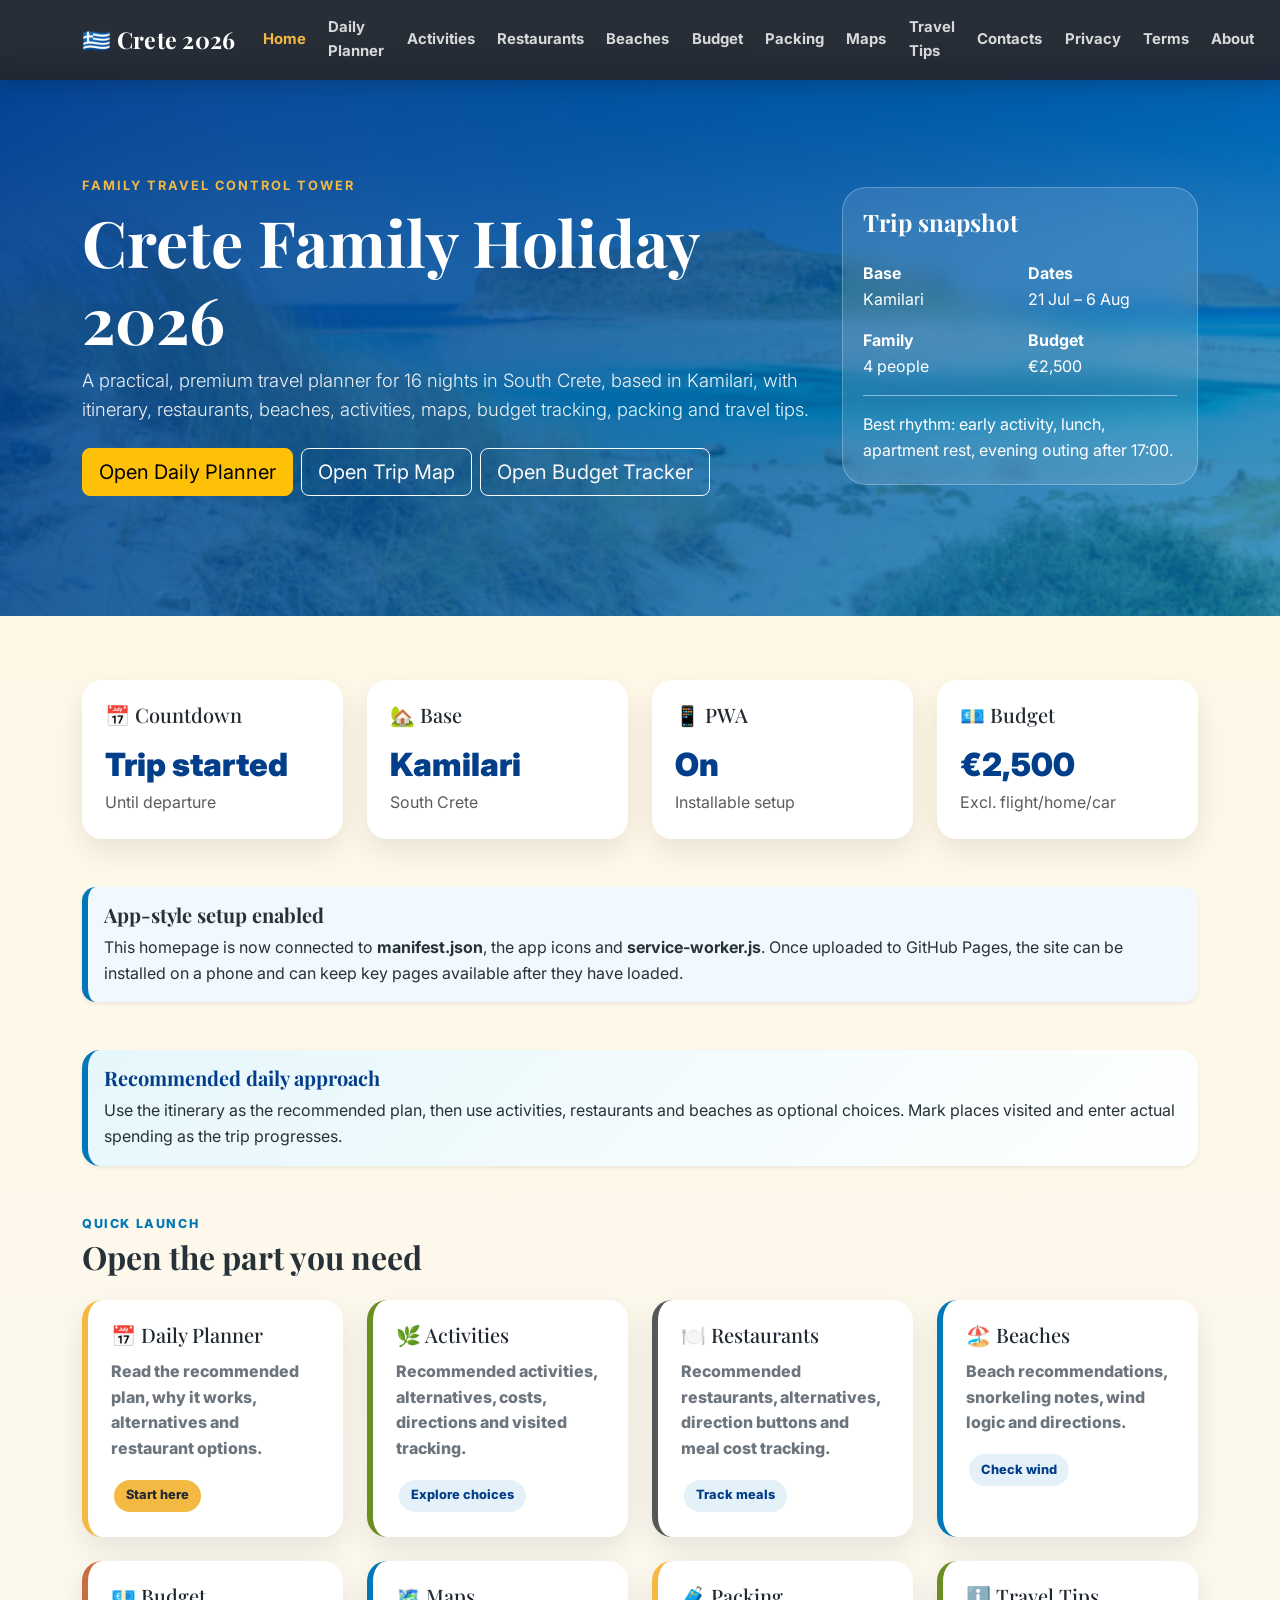
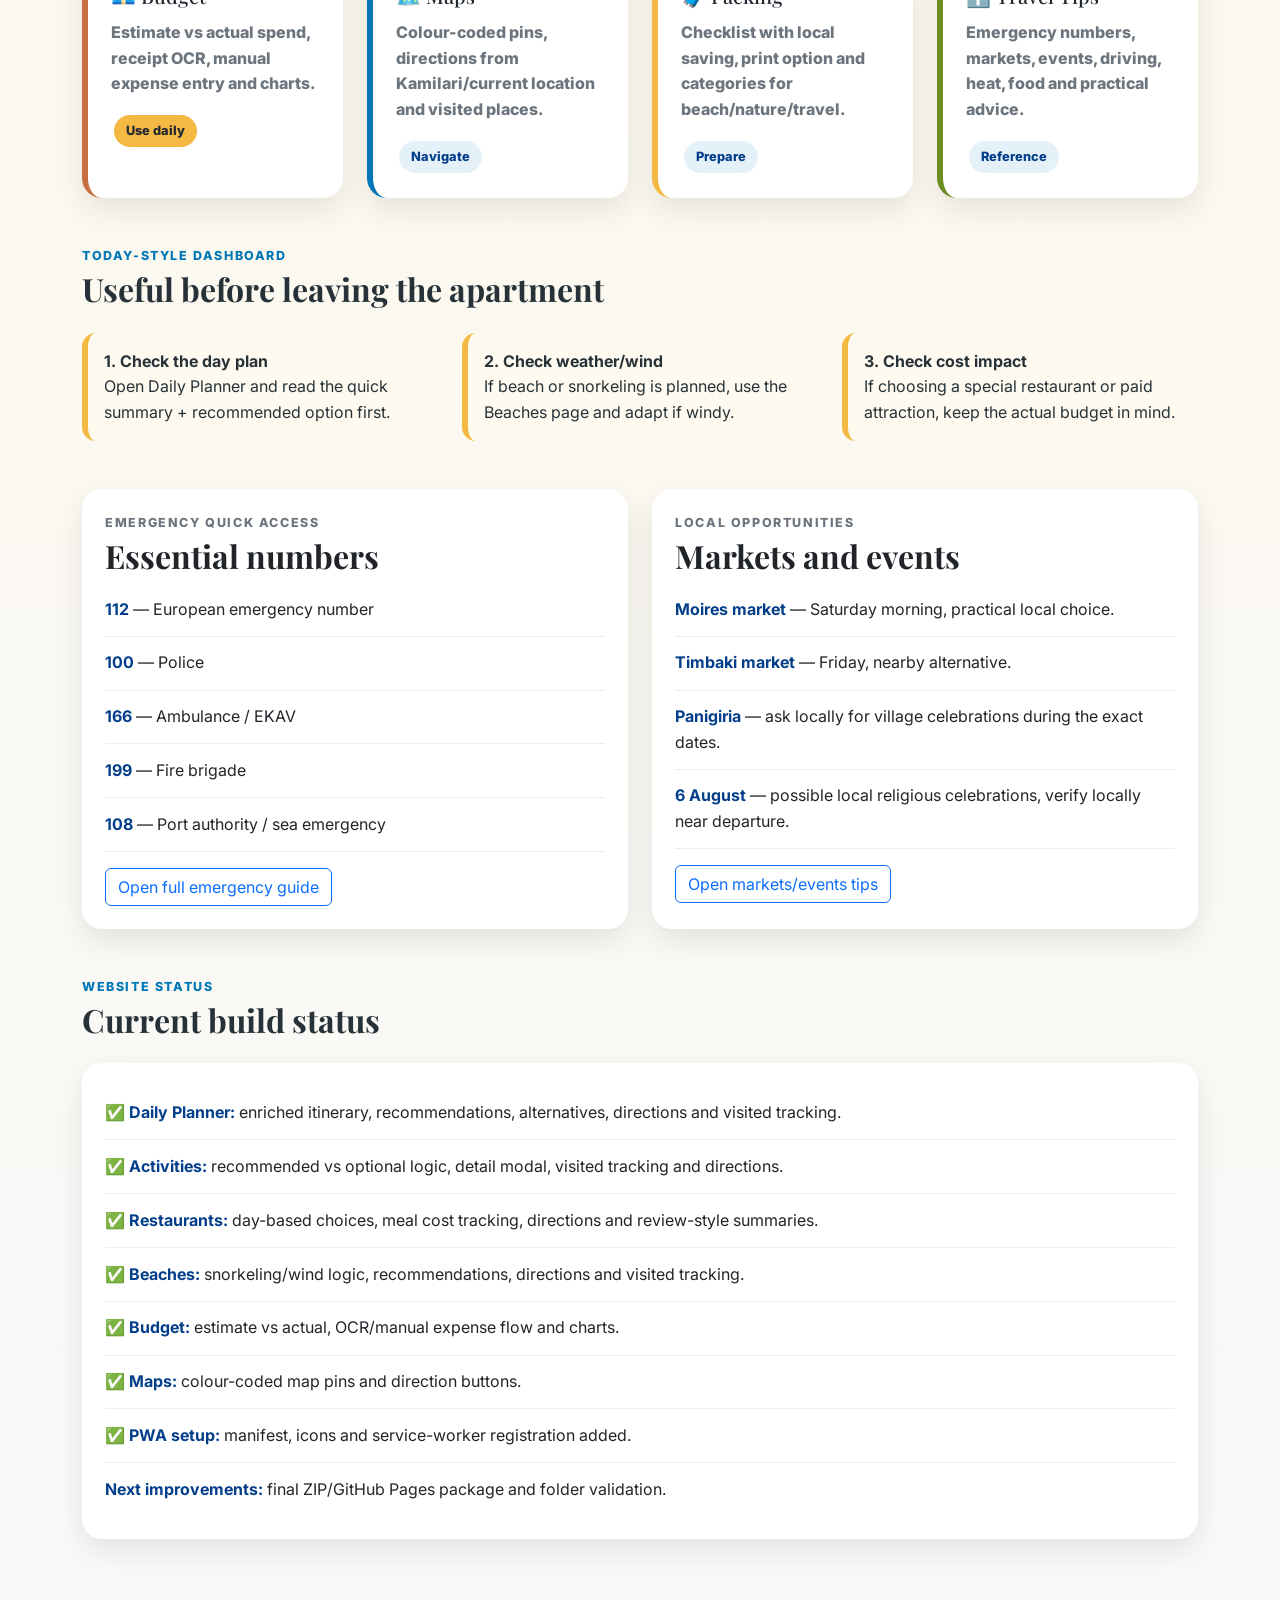
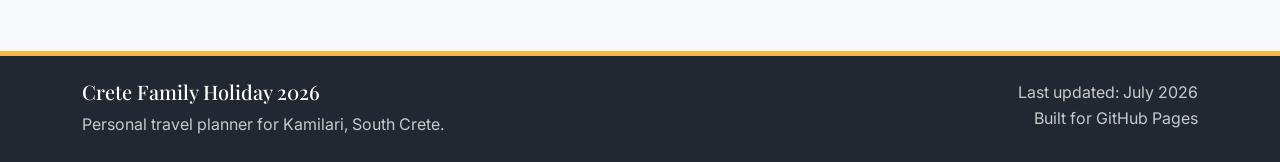
<file: index.html>
<!DOCTYPE html>
<html lang="en">
<head>
  <meta charset="UTF-8">
  <meta name="viewport" content="width=device-width, initial-scale=1.0">
  <meta name="theme-color" content="#0077b6">
  <meta name="description" content="Crete Family Holiday 2026 - a personal family travel planner for itinerary, maps, restaurants, beaches, budget, packing and travel tips.">
  <meta name="apple-mobile-web-app-capable" content="yes">
  <meta name="apple-mobile-web-app-status-bar-style" content="black-translucent">
  <meta name="apple-mobile-web-app-title" content="Crete 2026">
  <title>Home | Crete Family Holiday 2026</title>
  <link rel="manifest" href="manifest.json">
  <link rel="apple-touch-icon" href="images/icon-192.png">
  <link rel="icon" type="image/png" sizes="192x192" href="images/icon-192.png">
  <link rel="icon" type="image/png" sizes="512x512" href="images/icon-512.png">
  <link href="https://cdn.jsdelivr.net/npm/bootstrap@5.3.3/dist/css/bootstrap.min.css" rel="stylesheet">
  <link href="https://fonts.googleapis.com/css2?family=Playfair+Display:wght@600;700&family=Inter:wght@400;500;600;700&display=swap" rel="stylesheet">
  <link href="css/style.css" rel="stylesheet">
  <style>
    .home-hero {
      background:
        linear-gradient(135deg, rgba(2,62,138,.92), rgba(0,119,182,.74)),
        url('images/hero.jpg') center/cover no-repeat;
      min-height: 560px;
      display: flex;
      align-items: center;
    }
    .section-label { letter-spacing: 1.6px; font-size: .78rem; text-transform: uppercase; color: #0077b6; font-weight: 800; }
    .hero-glass { background: rgba(255,255,255,.12); border: 1px solid rgba(255,255,255,.25); backdrop-filter: blur(10px); border-radius: 24px; padding: 1.25rem; }
    .dashboard-card { border: 0; border-radius: 20px; box-shadow: 0 12px 30px rgba(0,0,0,.09); height: 100%; transition: transform .2s ease, box-shadow .2s ease; }
    .dashboard-card:hover { transform: translateY(-4px); box-shadow: 0 18px 40px rgba(0,0,0,.14); }
    .kpi-value { font-size: 2rem; font-weight: 900; color: #023e8a; }
    .action-card { border-left: 6px solid #f4b942; }
    .blue-card { border-left-color: #0077b6; }
    .green-card { border-left-color: #6b8e23; }
    .grey-card { border-left-color: #545857; }
    .red-card { border-left-color: #c76f43; }
    .quick-pill { display:inline-block; padding:.35rem .75rem; border-radius:999px; background:rgba(0,119,182,.1); color:#023e8a; font-size:.8rem; font-weight:800; margin:.15rem; }
    .recommended-pill { background:#f4b942; color:#222831; }
    .status-row { border-bottom:1px solid rgba(0,0,0,.07); padding:.85rem 0; }
    .status-row:last-child { border-bottom:0; }
    .decision-box { background:#fffaf0; border-left:6px solid #f4b942; border-radius:14px; padding:1rem; height:100%; }
    .mini-link { font-weight: 800; text-decoration:none; color: inherit; }
    .pwa-status { border-left: 6px solid #0077b6; background: #f1f9ff; border-radius: 14px; padding: 1rem; }
  </style>
</head>
<body>
  <nav class="navbar navbar-expand-lg navbar-dark bg-dark fixed-top">
    <div class="container">
      <a class="navbar-brand fw-bold" href="index.html">🇬🇷 Crete 2026</a>
      <button class="navbar-toggler" type="button" data-bs-toggle="collapse" data-bs-target="#mainNavbar" aria-controls="mainNavbar" aria-expanded="false" aria-label="Toggle navigation"><span class="navbar-toggler-icon"></span></button>
      <div class="collapse navbar-collapse" id="mainNavbar">
        <ul class="navbar-nav ms-auto align-items-lg-center">
          <li class="nav-item"><a class="nav-link active" href="index.html">Home</a></li>
          <li class="nav-item"><a class="nav-link" href="itinerary.html">Daily Planner</a></li>
          <li class="nav-item"><a class="nav-link" href="activities.html">Activities</a></li>
          <li class="nav-item"><a class="nav-link" href="restaurants.html">Restaurants</a></li>
          <li class="nav-item"><a class="nav-link" href="beaches.html">Beaches</a></li>
          <li class="nav-item"><a class="nav-link" href="budget.html">Budget</a></li>
          <li class="nav-item"><a class="nav-link" href="packing.html">Packing</a></li>
          <li class="nav-item"><a class="nav-link" href="maps.html">Maps</a></li>
          <li class="nav-item"><a class="nav-link" href="traveltips.html">Travel Tips</a></li>
          <li class="nav-item"><a class="nav-link" href="contact.html">Contacts</a></li>
          <li class="nav-item"><a class="nav-link" href="privacy.html">Privacy</a></li>
          <li class="nav-item"><a class="nav-link" href="terms.html">Terms</a></li>
          <li class="nav-item"><a class="nav-link" href="about.html">About</a></li>
          <li class="nav-item"><button id="darkModeToggle" class="btn btn-sm btn-outline-light ms-lg-3" type="button">🌙</button></li>
        </ul>
      </div>
    </div>
  </nav>

  <header class="home-hero text-white" style="margin-top:56px;">
    <div class="container py-5">
      <div class="row align-items-center g-4">
        <div class="col-lg-8">
          <p class="text-uppercase fw-bold mb-2">Family Travel Control Tower</p>
          <h1 class="display-3 fw-bold">Crete Family Holiday 2026</h1>
          <p class="lead">A practical, premium travel planner for 16 nights in South Crete, based in Kamilari, with itinerary, restaurants, beaches, activities, maps, budget tracking, packing and travel tips.</p>
          <div class="d-flex flex-wrap gap-2 mt-4">
            <a class="btn btn-warning btn-lg" href="itinerary.html">Open Daily Planner</a>
            <a class="btn btn-outline-light btn-lg" href="maps.html">Open Trip Map</a>
            <a class="btn btn-outline-light btn-lg" href="budget.html">Open Budget Tracker</a>
          </div>
        </div>
        <div class="col-lg-4">
          <div class="hero-glass">
            <h2 class="h4 fw-bold text-white">Trip snapshot</h2>
            <div class="row g-3 mt-2">
              <div class="col-6"><div><strong>Base</strong><br>Kamilari</div></div>
              <div class="col-6"><div><strong>Dates</strong><br>21 Jul – 6 Aug</div></div>
              <div class="col-6"><div><strong>Family</strong><br>4 people</div></div>
              <div class="col-6"><div><strong>Budget</strong><br>€2,500</div></div>
            </div>
            <hr class="border-light opacity-50">
            <p class="mb-0">Best rhythm: early activity, lunch, apartment rest, evening outing after 17:00.</p>
          </div>
        </div>
      </div>
    </div>
  </header>

  <main>
    <section class="py-5 bg-light">
      <div class="container">
        <div class="row g-4 mb-5">
          <div class="col-md-3"><div class="card dashboard-card"><div class="card-body"><h3>📅 Countdown</h3><div id="countdown" class="kpi-value">--</div><p class="text-muted mb-0">Until departure</p></div></div></div>
          <div class="col-md-3"><div class="card dashboard-card"><div class="card-body"><h3>🏡 Base</h3><div class="kpi-value">Kamilari</div><p class="text-muted mb-0">South Crete</p></div></div></div>
          <div class="col-md-3"><div class="card dashboard-card"><div class="card-body"><h3>📱 PWA</h3><div id="pwaStatus" class="kpi-value">Ready</div><p class="text-muted mb-0">Installable setup</p></div></div></div>
          <div class="col-md-3"><div class="card dashboard-card"><div class="card-body"><h3>💶 Budget</h3><div class="kpi-value">€2,500</div><p class="text-muted mb-0">Excl. flight/home/car</p></div></div></div>
        </div>

        <div class="pwa-status shadow-sm mb-5">
          <h2 class="h5 fw-bold mb-2">App-style setup enabled</h2>
          <p class="mb-0">This homepage is now connected to <strong>manifest.json</strong>, the app icons and <strong>service-worker.js</strong>. Once uploaded to GitHub Pages, the site can be installed on a phone and can keep key pages available after they have loaded.</p>
        </div>

        <div class="alert alert-info shadow-sm border-0 mb-5">
          <h2 class="h5 fw-bold mb-2">Recommended daily approach</h2>
          <p class="mb-0">Use the itinerary as the recommended plan, then use activities, restaurants and beaches as optional choices. Mark places visited and enter actual spending as the trip progresses.</p>
        </div>

        <section class="mb-5">
          <p class="section-label mb-1">Quick launch</p>
          <h2 class="fw-bold mb-4">Open the part you need</h2>
          <div class="row g-4">
            <div class="col-md-6 col-lg-3"><a class="mini-link" href="itinerary.html"><div class="card dashboard-card action-card"><div class="card-body"><h3>📅 Daily Planner</h3><p>Read the recommended plan, why it works, alternatives and restaurant options.</p><span class="quick-pill recommended-pill">Start here</span></div></div></a></div>
            <div class="col-md-6 col-lg-3"><a class="mini-link" href="activities.html"><div class="card dashboard-card action-card green-card"><div class="card-body"><h3>🌿 Activities</h3><p>Recommended activities, alternatives, costs, directions and visited tracking.</p><span class="quick-pill">Explore choices</span></div></div></a></div>
            <div class="col-md-6 col-lg-3"><a class="mini-link" href="restaurants.html"><div class="card dashboard-card action-card grey-card"><div class="card-body"><h3>🍽️ Restaurants</h3><p>Recommended restaurants, alternatives, direction buttons and meal cost tracking.</p><span class="quick-pill">Track meals</span></div></div></a></div>
            <div class="col-md-6 col-lg-3"><a class="mini-link" href="beaches.html"><div class="card dashboard-card action-card blue-card"><div class="card-body"><h3>🏖️ Beaches</h3><p>Beach recommendations, snorkeling notes, wind logic and directions.</p><span class="quick-pill">Check wind</span></div></div></a></div>
            <div class="col-md-6 col-lg-3"><a class="mini-link" href="budget.html"><div class="card dashboard-card action-card red-card"><div class="card-body"><h3>💶 Budget</h3><p>Estimate vs actual spend, receipt OCR, manual expense entry and charts.</p><span class="quick-pill recommended-pill">Use daily</span></div></div></a></div>
            <div class="col-md-6 col-lg-3"><a class="mini-link" href="maps.html"><div class="card dashboard-card action-card blue-card"><div class="card-body"><h3>🗺️ Maps</h3><p>Colour-coded pins, directions from Kamilari/current location and visited places.</p><span class="quick-pill">Navigate</span></div></div></a></div>
            <div class="col-md-6 col-lg-3"><a class="mini-link" href="packing.html"><div class="card dashboard-card action-card"><div class="card-body"><h3>🧳 Packing</h3><p>Checklist with local saving, print option and categories for beach/nature/travel.</p><span class="quick-pill">Prepare</span></div></div></a></div>
            <div class="col-md-6 col-lg-3"><a class="mini-link" href="traveltips.html"><div class="card dashboard-card action-card green-card"><div class="card-body"><h3>ℹ️ Travel Tips</h3><p>Emergency numbers, markets, events, driving, heat, food and practical advice.</p><span class="quick-pill">Reference</span></div></div></a></div>
          </div>
        </section>

        <section class="mb-5">
          <p class="section-label mb-1">Today-style dashboard</p>
          <h2 class="fw-bold mb-4">Useful before leaving the apartment</h2>
          <div class="row g-4">
            <div class="col-lg-4"><div class="decision-box"><strong>1. Check the day plan</strong><br>Open Daily Planner and read the quick summary + recommended option first.</div></div>
            <div class="col-lg-4"><div class="decision-box"><strong>2. Check weather/wind</strong><br>If beach or snorkeling is planned, use the Beaches page and adapt if windy.</div></div>
            <div class="col-lg-4"><div class="decision-box"><strong>3. Check cost impact</strong><br>If choosing a special restaurant or paid attraction, keep the actual budget in mind.</div></div>
          </div>
        </section>

        <section class="mb-5">
          <div class="row g-4">
            <div class="col-lg-6">
              <div class="card dashboard-card">
                <div class="card-body">
                  <p class="section-label mb-1">Emergency quick access</p>
                  <h2 class="fw-bold">Essential numbers</h2>
                  <div class="status-row"><strong>112</strong> — European emergency number</div>
                  <div class="status-row"><strong>100</strong> — Police</div>
                  <div class="status-row"><strong>166</strong> — Ambulance / EKAV</div>
                  <div class="status-row"><strong>199</strong> — Fire brigade</div>
                  <div class="status-row"><strong>108</strong> — Port authority / sea emergency</div>
                  <a class="btn btn-outline-primary mt-3" href="traveltips.html">Open full emergency guide</a>
                </div>
              </div>
            </div>
            <div class="col-lg-6">
              <div class="card dashboard-card">
                <div class="card-body">
                  <p class="section-label mb-1">Local opportunities</p>
                  <h2 class="fw-bold">Markets and events</h2>
                  <div class="status-row"><strong>Moires market</strong> — Saturday morning, practical local choice.</div>
                  <div class="status-row"><strong>Timbaki market</strong> — Friday, nearby alternative.</div>
                  <div class="status-row"><strong>Panigiria</strong> — ask locally for village celebrations during the exact dates.</div>
                  <div class="status-row"><strong>6 August</strong> — possible local religious celebrations, verify locally near departure.</div>
                  <a class="btn btn-outline-primary mt-3" href="traveltips.html">Open markets/events tips</a>
                </div>
              </div>
            </div>
          </div>
        </section>

        <section class="mb-5">
          <p class="section-label mb-1">Website status</p>
          <h2 class="fw-bold mb-4">Current build status</h2>
          <div class="card dashboard-card">
            <div class="card-body">
              <div class="status-row"><strong>✅ Daily Planner:</strong> enriched itinerary, recommendations, alternatives, directions and visited tracking.</div>
              <div class="status-row"><strong>✅ Activities:</strong> recommended vs optional logic, detail modal, visited tracking and directions.</div>
              <div class="status-row"><strong>✅ Restaurants:</strong> day-based choices, meal cost tracking, directions and review-style summaries.</div>
              <div class="status-row"><strong>✅ Beaches:</strong> snorkeling/wind logic, recommendations, directions and visited tracking.</div>
              <div class="status-row"><strong>✅ Budget:</strong> estimate vs actual, OCR/manual expense flow and charts.</div>
              <div class="status-row"><strong>✅ Maps:</strong> colour-coded map pins and direction buttons.</div>
              <div class="status-row"><strong>✅ PWA setup:</strong> manifest, icons and service-worker registration added.</div>
              <div class="status-row"><strong>Next improvements:</strong> final ZIP/GitHub Pages package and folder validation.</div>
            </div>
          </div>
        </section>
      </div>
    </section>
  </main>

  <footer class="bg-dark text-white py-4">
    <div class="container"><div class="row"><div class="col-md-6"><h5>Crete Family Holiday 2026</h5><p class="mb-0">Personal travel planner for Kamilari, South Crete.</p></div><div class="col-md-6 text-md-end"><p class="mb-0">Last updated: July 2026</p><p class="mb-0">Built for GitHub Pages</p></div></div></div>
  </footer>

  <script src="https://cdn.jsdelivr.net/npm/bootstrap@5.3.3/dist/js/bootstrap.bundle.min.js"></script>
  <script src="js/data.js"></script>
  <script src="js/script.js"></script>
  <script>
    if ("serviceWorker" in navigator) {
      window.addEventListener("load", function () {
        navigator.serviceWorker.register("service-worker.js")
          .then(function () {
            var pwaStatus = document.getElementById("pwaStatus");
            if (pwaStatus) pwaStatus.textContent = "On";
            console.log("Crete 2026 service worker registered.");
          })
          .catch(function (error) {
            var pwaStatus = document.getElementById("pwaStatus");
            if (pwaStatus) pwaStatus.textContent = "Check";
            console.warn("Crete 2026 service worker registration failed:", error);
          });
      });
    }
  </script>
</body>
</html>
</file>
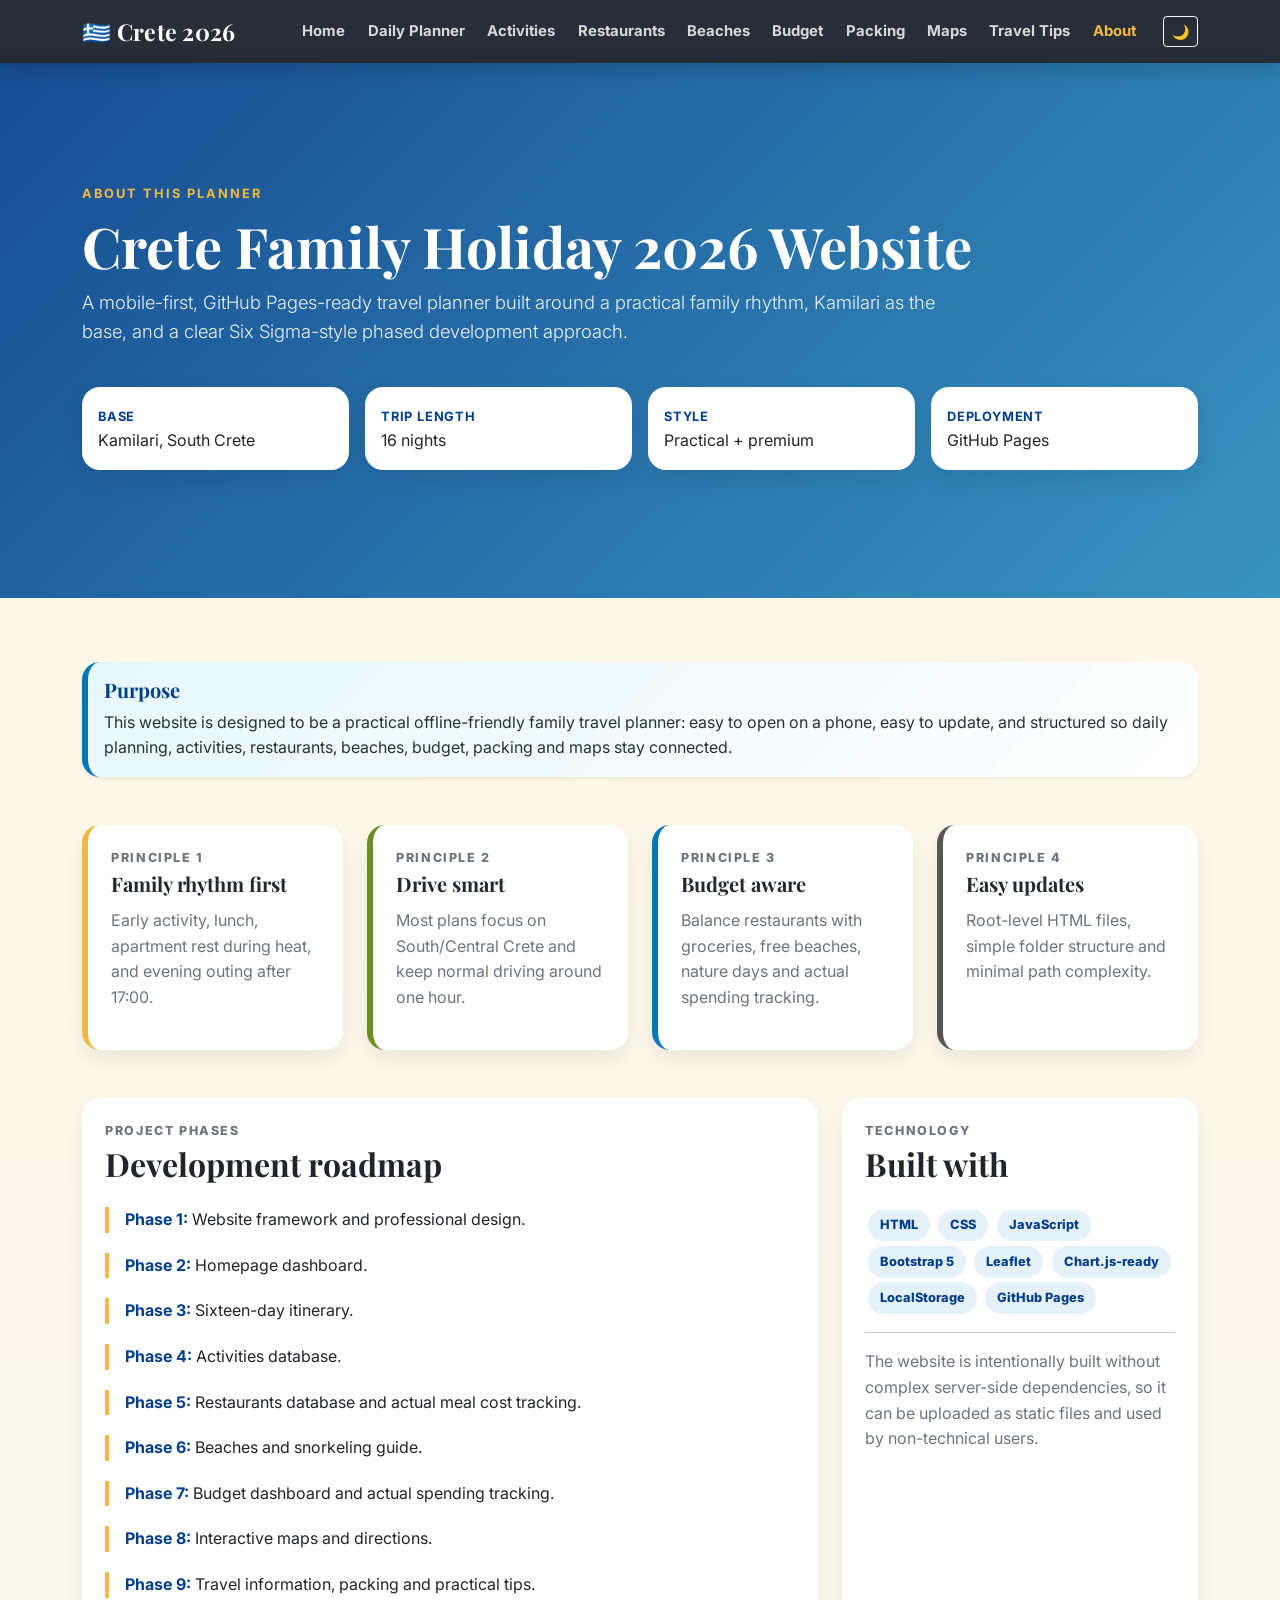
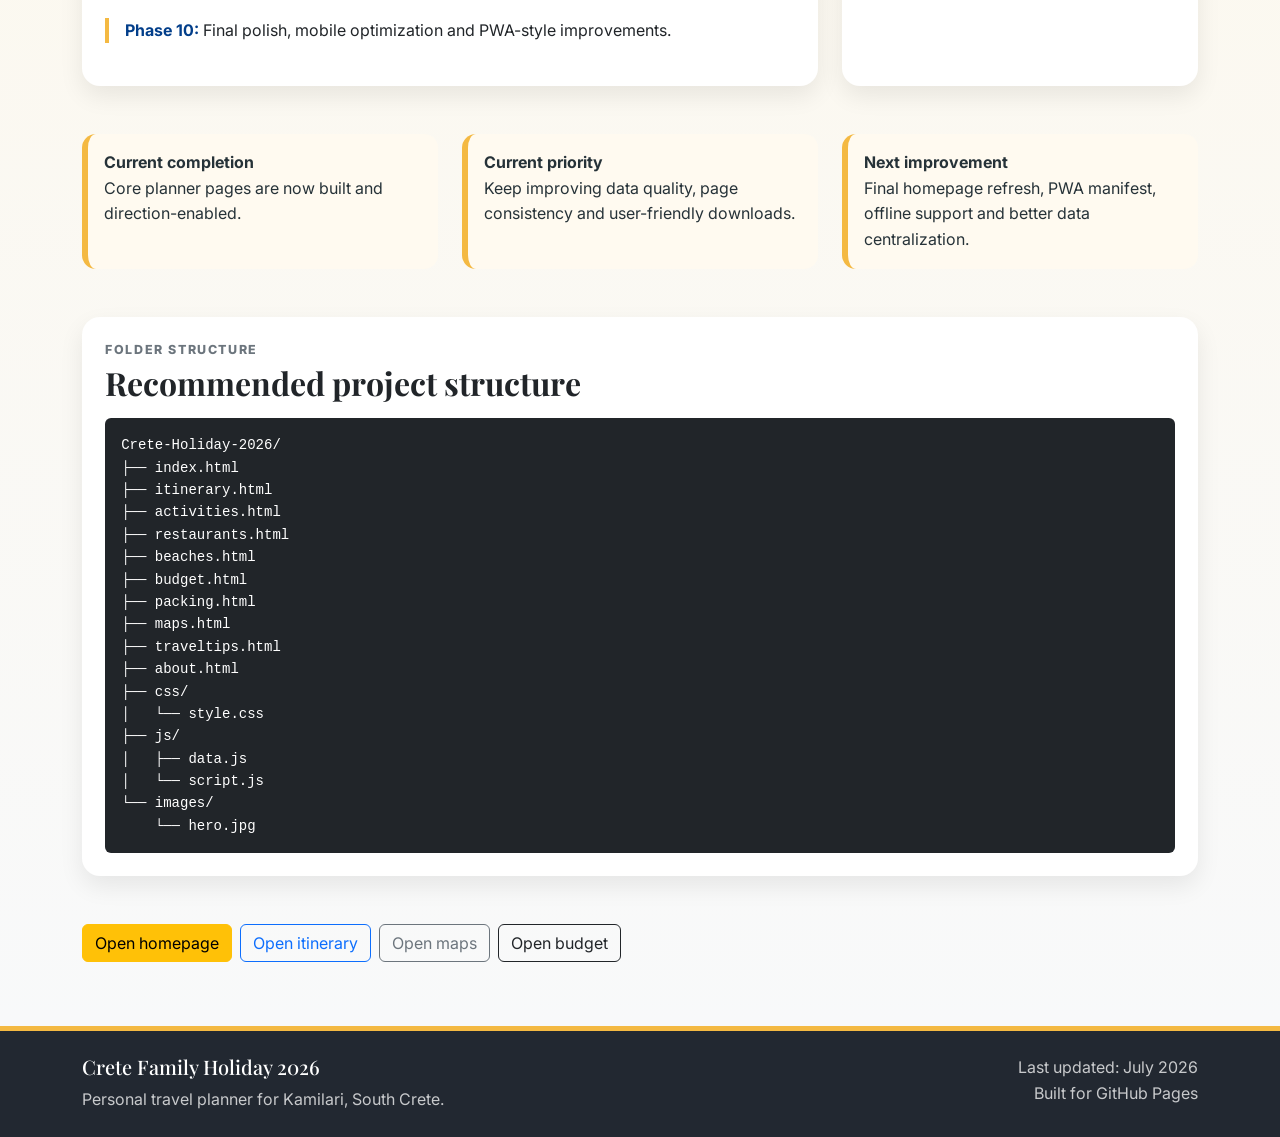
<file: about.html>
<!DOCTYPE html>
<html lang="en">
<head>
    <meta charset="UTF-8">
    <meta name="viewport" content="width=device-width, initial-scale=1.0">
    <title>About | Crete Family Holiday 2026</title>
    <link href="https://cdn.jsdelivr.net/npm/bootstrap@5.3.3/dist/css/bootstrap.min.css" rel="stylesheet">
    <link href="https://fonts.googleapis.com/css2?family=Playfair+Display:wght@600;700&family=Inter:wght@400;500;600;700&display=swap" rel="stylesheet">
    <link href="css/style.css" rel="stylesheet">
    <style>
        .about-hero { background: linear-gradient(135deg, rgba(2,62,138,.92), rgba(0,119,182,.78)); }
        .section-label { letter-spacing: 1.6px; font-size: .78rem; text-transform: uppercase; color: #0077b6; font-weight: 800; }
        .principle-card { border-left: 6px solid #f4b942; }
        .green-card { border-left-color: #6b8e23; }
        .blue-card { border-left-color: #0077b6; }
        .grey-card { border-left-color: #545857; }
        .timeline-step { border-left: 4px solid #f4b942; padding-left: 1rem; margin-bottom: 1.25rem; }
        .tech-pill { display:inline-block; padding:.35rem .75rem; border-radius:999px; background:rgba(0,119,182,.1); color:#023e8a; font-size:.8rem; font-weight:800; margin:.15rem; }
        .status-box { background:#fffaf0; border-left:6px solid #f4b942; border-radius:14px; padding:1rem; height:100%; }
    </style>
</head>
<body>
    <nav class="navbar navbar-expand-lg navbar-dark bg-dark fixed-top">
        <div class="container">
            <a class="navbar-brand fw-bold" href="index.html">🇬🇷 Crete 2026</a>
            <button class="navbar-toggler" type="button" data-bs-toggle="collapse" data-bs-target="#mainNavbar" aria-controls="mainNavbar" aria-expanded="false" aria-label="Toggle navigation"><span class="navbar-toggler-icon"></span></button>
            <div class="collapse navbar-collapse" id="mainNavbar">
                <ul class="navbar-nav ms-auto align-items-lg-center">
                    <li class="nav-item"><a class="nav-link" href="index.html">Home</a></li>
                    <li class="nav-item"><a class="nav-link" href="itinerary.html">Daily Planner</a></li>
                    <li class="nav-item"><a class="nav-link" href="activities.html">Activities</a></li>
                    <li class="nav-item"><a class="nav-link" href="restaurants.html">Restaurants</a></li>
                    <li class="nav-item"><a class="nav-link" href="beaches.html">Beaches</a></li>
                    <li class="nav-item"><a class="nav-link" href="budget.html">Budget</a></li>
                    <li class="nav-item"><a class="nav-link" href="packing.html">Packing</a></li>
                    <li class="nav-item"><a class="nav-link" href="maps.html">Maps</a></li>
                    <li class="nav-item"><a class="nav-link" href="traveltips.html">Travel Tips</a></li>
                    <li class="nav-item"><a class="nav-link active" href="about.html">About</a></li>
                    <li class="nav-item"><button id="darkModeToggle" class="btn btn-sm btn-outline-light ms-lg-3" type="button">🌙</button></li>
                </ul>
            </div>
        </div>
    </nav>

    <header class="about-hero text-white py-5" style="margin-top:56px;">
        <div class="container py-5">
            <p class="text-uppercase fw-bold mb-2">About this planner</p>
            <h1 class="display-4 fw-bold">Crete Family Holiday 2026 Website</h1>
            <p class="lead">A mobile-first, GitHub Pages-ready travel planner built around a practical family rhythm, Kamilari as the base, and a clear Six Sigma-style phased development approach.</p>
            <div class="row g-3 mt-4">
                <div class="col-md-3"><div class="bg-white text-dark rounded p-3 h-100"><strong>Base</strong><br>Kamilari, South Crete</div></div>
                <div class="col-md-3"><div class="bg-white text-dark rounded p-3 h-100"><strong>Trip length</strong><br>16 nights</div></div>
                <div class="col-md-3"><div class="bg-white text-dark rounded p-3 h-100"><strong>Style</strong><br>Practical + premium</div></div>
                <div class="col-md-3"><div class="bg-white text-dark rounded p-3 h-100"><strong>Deployment</strong><br>GitHub Pages</div></div>
            </div>
        </div>
    </header>

    <main>
        <section class="py-5 bg-light">
            <div class="container">
                <div class="alert alert-info shadow-sm border-0 mb-5">
                    <h2 class="h5 fw-bold mb-2">Purpose</h2>
                    <p class="mb-0">This website is designed to be a practical offline-friendly family travel planner: easy to open on a phone, easy to update, and structured so daily planning, activities, restaurants, beaches, budget, packing and maps stay connected.</p>
                </div>

                <div class="row g-4 mb-5">
                    <div class="col-lg-3"><div class="card shadow-sm principle-card h-100"><div class="card-body"><p class="section-label mb-1">Principle 1</p><h3 class="fw-bold">Family rhythm first</h3><p>Early activity, lunch, apartment rest during heat, and evening outing after 17:00.</p></div></div></div>
                    <div class="col-lg-3"><div class="card shadow-sm principle-card green-card h-100"><div class="card-body"><p class="section-label mb-1">Principle 2</p><h3 class="fw-bold">Drive smart</h3><p>Most plans focus on South/Central Crete and keep normal driving around one hour.</p></div></div></div>
                    <div class="col-lg-3"><div class="card shadow-sm principle-card blue-card h-100"><div class="card-body"><p class="section-label mb-1">Principle 3</p><h3 class="fw-bold">Budget aware</h3><p>Balance restaurants with groceries, free beaches, nature days and actual spending tracking.</p></div></div></div>
                    <div class="col-lg-3"><div class="card shadow-sm principle-card grey-card h-100"><div class="card-body"><p class="section-label mb-1">Principle 4</p><h3 class="fw-bold">Easy updates</h3><p>Root-level HTML files, simple folder structure and minimal path complexity.</p></div></div></div>
                </div>

                <div class="row g-4 mb-5">
                    <div class="col-lg-8">
                        <div class="card shadow-sm h-100">
                            <div class="card-body">
                                <p class="section-label mb-1">Project phases</p>
                                <h2 class="fw-bold mb-4">Development roadmap</h2>
                                <div class="timeline-step"><strong>Phase 1:</strong> Website framework and professional design.</div>
                                <div class="timeline-step"><strong>Phase 2:</strong> Homepage dashboard.</div>
                                <div class="timeline-step"><strong>Phase 3:</strong> Sixteen-day itinerary.</div>
                                <div class="timeline-step"><strong>Phase 4:</strong> Activities database.</div>
                                <div class="timeline-step"><strong>Phase 5:</strong> Restaurants database and actual meal cost tracking.</div>
                                <div class="timeline-step"><strong>Phase 6:</strong> Beaches and snorkeling guide.</div>
                                <div class="timeline-step"><strong>Phase 7:</strong> Budget dashboard and actual spending tracking.</div>
                                <div class="timeline-step"><strong>Phase 8:</strong> Interactive maps and directions.</div>
                                <div class="timeline-step"><strong>Phase 9:</strong> Travel information, packing and practical tips.</div>
                                <div class="timeline-step"><strong>Phase 10:</strong> Final polish, mobile optimization and PWA-style improvements.</div>
                            </div>
                        </div>
                    </div>

                    <div class="col-lg-4">
                        <div class="card shadow-sm h-100">
                            <div class="card-body">
                                <p class="section-label mb-1">Technology</p>
                                <h2 class="fw-bold mb-4">Built with</h2>
                                <span class="tech-pill">HTML</span>
                                <span class="tech-pill">CSS</span>
                                <span class="tech-pill">JavaScript</span>
                                <span class="tech-pill">Bootstrap 5</span>
                                <span class="tech-pill">Leaflet</span>
                                <span class="tech-pill">Chart.js-ready</span>
                                <span class="tech-pill">LocalStorage</span>
                                <span class="tech-pill">GitHub Pages</span>
                                <hr>
                                <p class="mb-0">The website is intentionally built without complex server-side dependencies, so it can be uploaded as static files and used by non-technical users.</p>
                            </div>
                        </div>
                    </div>
                </div>

                <div class="row g-4 mb-5">
                    <div class="col-md-4"><div class="status-box"><strong>Current completion</strong><br>Core planner pages are now built and direction-enabled.</div></div>
                    <div class="col-md-4"><div class="status-box"><strong>Current priority</strong><br>Keep improving data quality, page consistency and user-friendly downloads.</div></div>
                    <div class="col-md-4"><div class="status-box"><strong>Next improvement</strong><br>Final homepage refresh, PWA manifest, offline support and better data centralization.</div></div>
                </div>

                <div class="card shadow-sm mb-5">
                    <div class="card-body">
                        <p class="section-label mb-1">Folder structure</p>
                        <h2 class="fw-bold mb-3">Recommended project structure</h2>
                        <pre class="bg-dark text-white rounded p-3 mb-0"><code>Crete-Holiday-2026/
├── index.html
├── itinerary.html
├── activities.html
├── restaurants.html
├── beaches.html
├── budget.html
├── packing.html
├── maps.html
├── traveltips.html
├── about.html
├── css/
│   └── style.css
├── js/
│   ├── data.js
│   └── script.js
└── images/
    └── hero.jpg</code></pre>
                    </div>
                </div>

                <div class="d-flex flex-wrap gap-2">
                    <a class="btn btn-warning" href="index.html">Open homepage</a>
                    <a class="btn btn-outline-primary" href="itinerary.html">Open itinerary</a>
                    <a class="btn btn-outline-secondary" href="maps.html">Open maps</a>
                    <a class="btn btn-outline-dark" href="budget.html">Open budget</a>
                </div>
            </div>
        </section>
    </main>

    <footer class="bg-dark text-white py-4">
        <div class="container"><div class="row"><div class="col-md-6"><h5>Crete Family Holiday 2026</h5><p class="mb-0">Personal travel planner for Kamilari, South Crete.</p></div><div class="col-md-6 text-md-end"><p class="mb-0">Last updated: July 2026</p><p class="mb-0">Built for GitHub Pages</p></div></div></div>
    </footer>

    <script src="https://cdn.jsdelivr.net/npm/bootstrap@5.3.3/dist/js/bootstrap.bundle.min.js"></script>
    <script src="js/data.js"></script>
    <script src="js/script.js"></script>
</body>
</html>
</file>
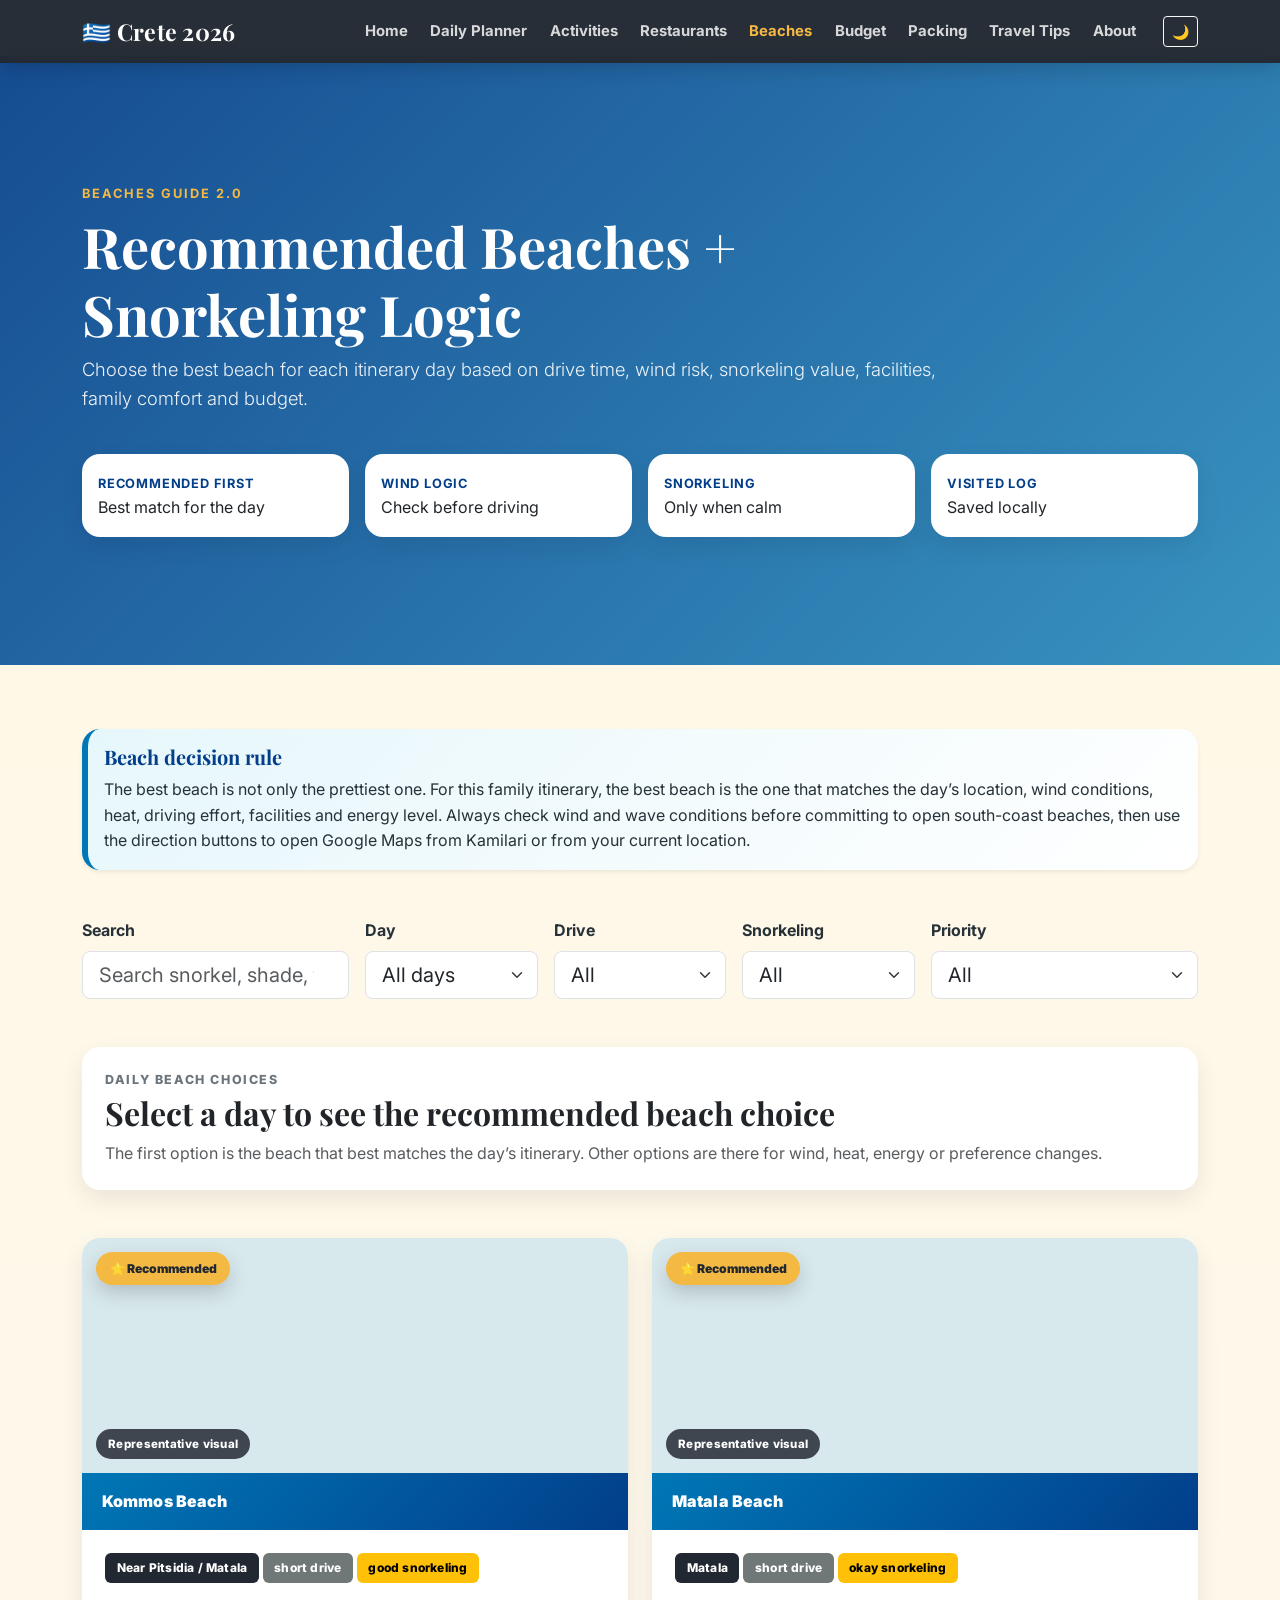
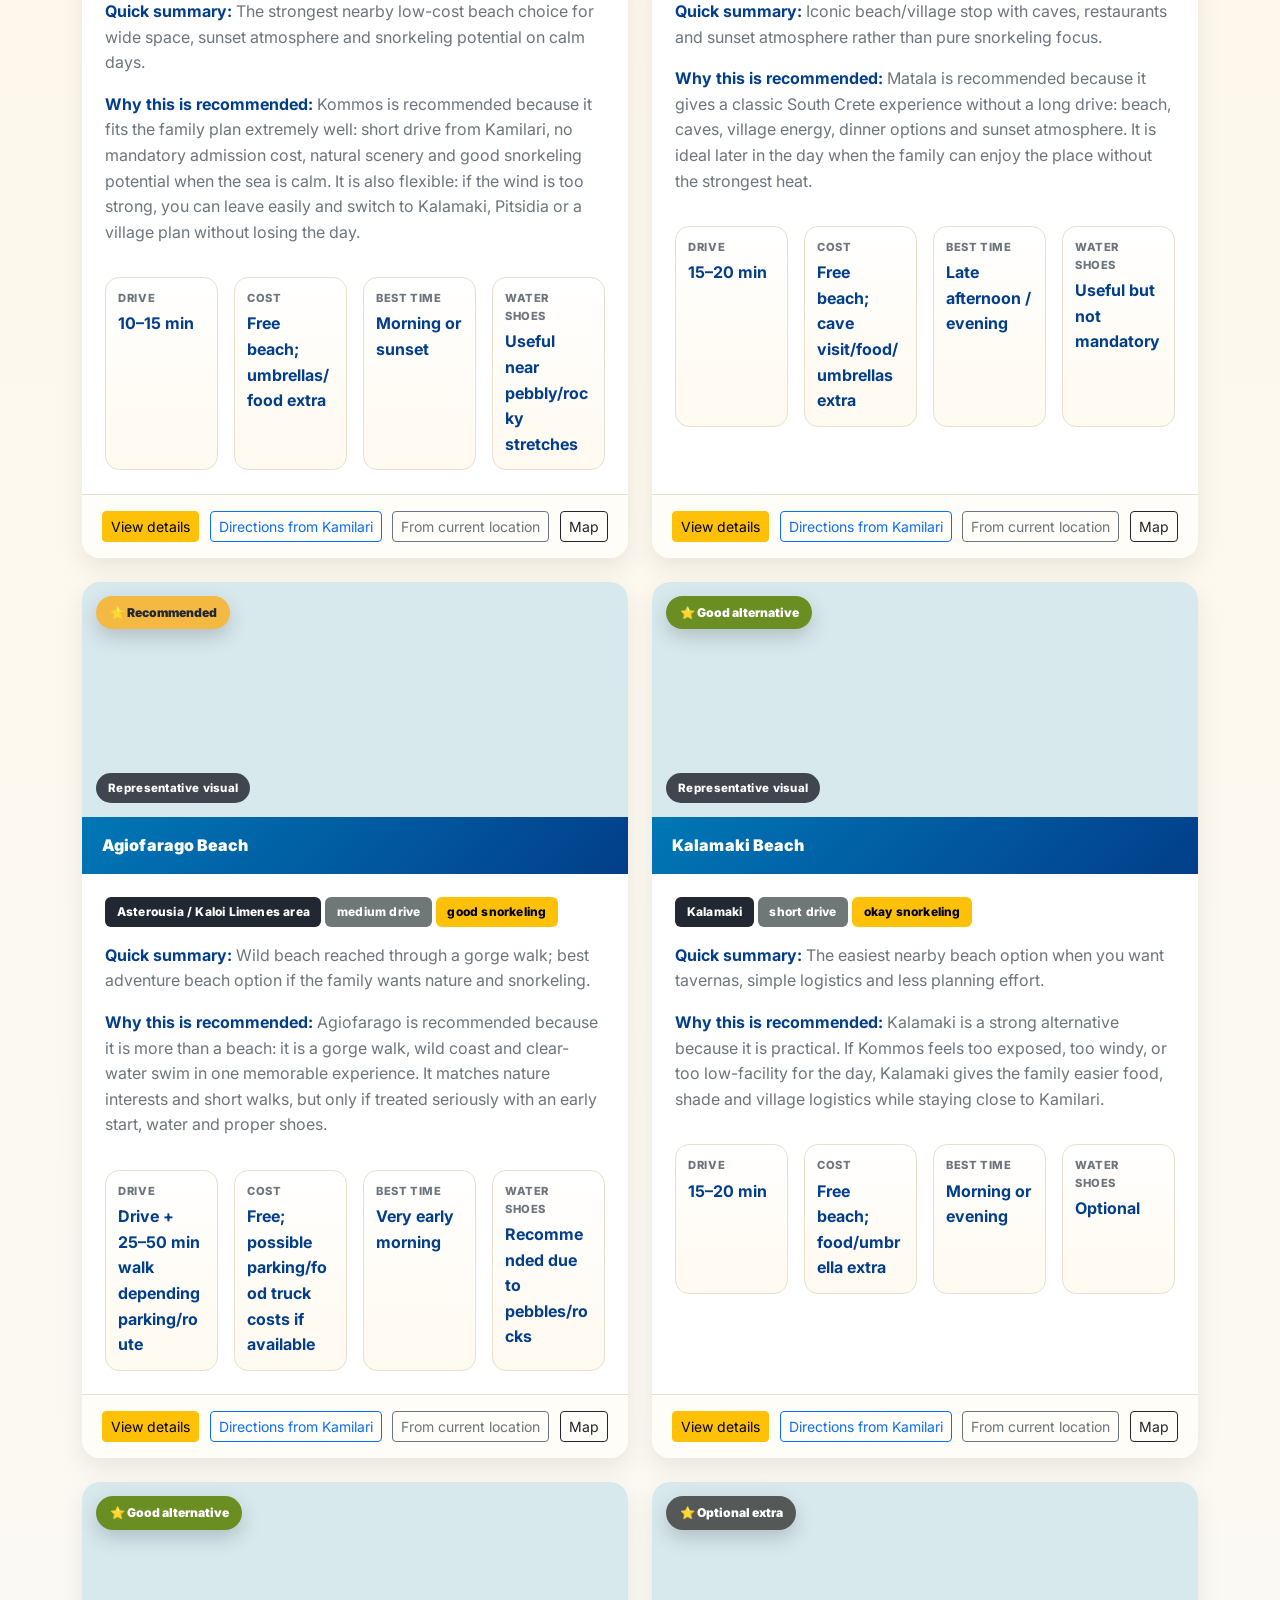
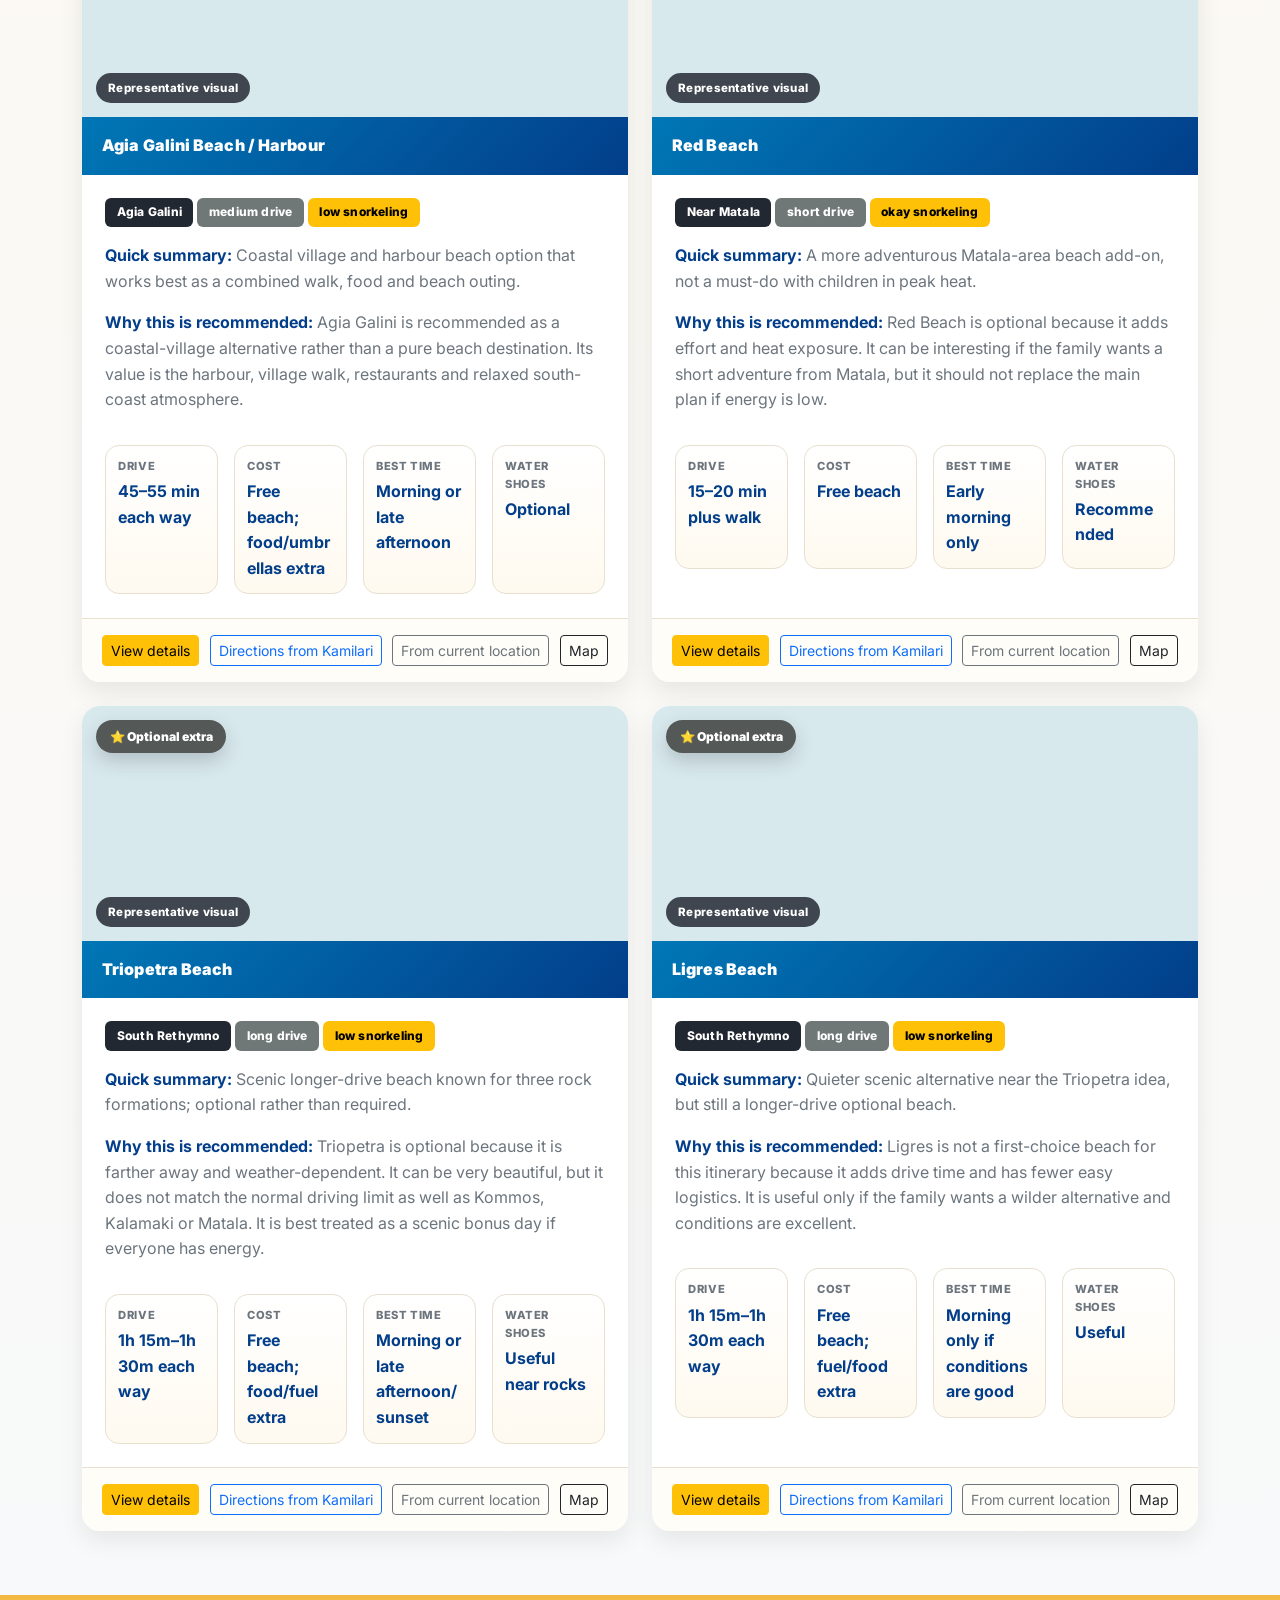
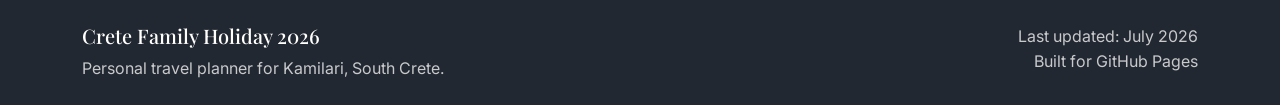
<file: beaches.html>
<!DOCTYPE html>
<html lang="en">
<head>
    <meta charset="UTF-8">
    <meta name="viewport" content="width=device-width, initial-scale=1.0">
    <title>Beaches & Snorkeling | Crete Family Holiday 2026</title>

    <link href="https://cdn.jsdelivr.net/npm/bootstrap@5.3.3/dist/css/bootstrap.min.css" rel="stylesheet">
    <link href="https://fonts.googleapis.com/css2?family=Playfair+Display:wght@600;700&family=Inter:wght@400;500;600;700&display=swap" rel="stylesheet">
    <link href="css/style.css" rel="stylesheet">

    <style>
        .beaches-hero {
            background: linear-gradient(135deg, rgba(2, 62, 138, 0.92), rgba(0, 119, 182, 0.78));
        }

        .beach-section-label {
            letter-spacing: 1.6px;
            font-size: 0.78rem;
            text-transform: uppercase;
            color: var(--aegean-blue, #0077b6);
            font-weight: 800;
        }

        .beach-image {
            width: 100%;
            height: 235px;
            object-fit: cover;
            display: block;
        }

        .beach-image-wrap {
            position: relative;
            overflow: hidden;
            background: #d8e9ee;
        }

        .beach-ribbon {
            position: absolute;
            top: 14px;
            left: 14px;
            border-radius: 999px;
            padding: 0.45rem 0.85rem;
            font-size: 0.76rem;
            font-weight: 900;
            box-shadow: 0 8px 20px rgba(0, 0, 0, 0.18);
        }

        .beach-ribbon.recommended {
            background: var(--gold, #f4b942);
            color: var(--charcoal, #222831);
        }

        .beach-ribbon.alternative {
            background: #6b8e23;
            color: #fff;
        }

        .beach-ribbon.optional {
            background: #545857;
            color: #fff;
        }

        .beach-ribbon.backup {
            background: #c76f43;
            color: #fff;
        }

        .beach-image-label {
            position: absolute;
            left: 14px;
            bottom: 14px;
            background: rgba(34, 40, 49, 0.84);
            color: #fff;
            border-radius: 999px;
            padding: 0.35rem 0.75rem;
            font-size: 0.72rem;
            font-weight: 800;
            letter-spacing: 0.3px;
        }

        .beach-pill {
            display: inline-block;
            padding: 0.35rem 0.75rem;
            border-radius: 999px;
            background: rgba(0, 119, 182, 0.1);
            color: var(--deep-blue, #023e8a);
            font-size: 0.8rem;
            font-weight: 800;
            margin: 0.15rem;
        }

        .beach-pill.recommended-pill {
            background: var(--gold, #f4b942);
            color: var(--charcoal, #222831);
        }

        .beach-meta-box {
            background: linear-gradient(180deg, #ffffff, #fffaf0);
            border: 1px solid #e8dfcf;
            border-radius: 14px;
            padding: 0.75rem;
            height: 100%;
        }

        .beach-meta-box small {
            display: block;
            text-transform: uppercase;
            letter-spacing: 0.6px;
            font-size: 0.7rem;
            color: #6c757d;
            font-weight: 800;
            margin-bottom: 0.2rem;
        }

        .beach-meta-box strong {
            color: var(--deep-blue, #023e8a);
        }

        .summary-box {
            border-left: 6px solid var(--gold, #f4b942);
            background: #fffaf0;
            border-radius: 14px;
            padding: 1rem;
        }

        .condition-box {
            border-left: 6px solid #0077b6;
            background: #eef8fc;
            border-radius: 14px;
            padding: 1rem;
            height: 100%;
        }

        .visited-indicator {
            border-left: 6px solid #198754;
        }

        .modal-beach-image {
            width: 100%;
            height: 390px;
            object-fit: cover;
            border-radius: 18px;
            background: #eef4f7;
        }
    </style>
</head>
<body>
    <nav class="navbar navbar-expand-lg navbar-dark bg-dark fixed-top">
        <div class="container">
            <a class="navbar-brand fw-bold" href="index.html">🇬🇷 Crete 2026</a>
            <button class="navbar-toggler" type="button" data-bs-toggle="collapse" data-bs-target="#mainNavbar" aria-controls="mainNavbar" aria-expanded="false" aria-label="Toggle navigation">
                <span class="navbar-toggler-icon"></span>
            </button>
            <div class="collapse navbar-collapse" id="mainNavbar">
                <ul class="navbar-nav ms-auto align-items-lg-center">
                    <li class="nav-item"><a class="nav-link" href="index.html">Home</a></li>
                    <li class="nav-item"><a class="nav-link" href="itinerary.html">Daily Planner</a></li>
                    <li class="nav-item"><a class="nav-link" href="activities.html">Activities</a></li>
                    <li class="nav-item"><a class="nav-link" href="restaurants.html">Restaurants</a></li>
                    <li class="nav-item"><a class="nav-link active" href="beaches.html">Beaches</a></li>
                    <li class="nav-item"><a class="nav-link" href="budget.html">Budget</a></li>
                    <li class="nav-item"><a class="nav-link" href="packing.html">Packing</a></li>
                    <li class="nav-item"><a class="nav-link" href="traveltips.html">Travel Tips</a></li>
                    <li class="nav-item"><a class="nav-link" href="about.html">About</a></li>
                    <li class="nav-item"><button id="darkModeToggle" class="btn btn-sm btn-outline-light ms-lg-3" type="button">🌙</button></li>
                </ul>
            </div>
        </div>
    </nav>

    <header class="beaches-hero text-white py-5" style="margin-top: 56px;">
        <div class="container py-5">
            <p class="text-uppercase fw-bold mb-2">Beaches Guide 2.0</p>
            <h1 class="display-4 fw-bold">Recommended Beaches + Snorkeling Logic</h1>
            <p class="lead">Choose the best beach for each itinerary day based on drive time, wind risk, snorkeling value, facilities, family comfort and budget.</p>
            <div class="row g-3 mt-4">
                <div class="col-md-3"><div class="bg-white text-dark rounded p-3 h-100"><strong>Recommended first</strong><br>Best match for the day</div></div>
                <div class="col-md-3"><div class="bg-white text-dark rounded p-3 h-100"><strong>Wind logic</strong><br>Check before driving</div></div>
                <div class="col-md-3"><div class="bg-white text-dark rounded p-3 h-100"><strong>Snorkeling</strong><br>Only when calm</div></div>
                <div class="col-md-3"><div class="bg-white text-dark rounded p-3 h-100"><strong>Visited log</strong><br>Saved locally</div></div>
            </div>
        </div>
    </header>

    <main>
        <section class="py-5 bg-light">
            <div class="container">
                <div class="alert alert-info shadow-sm border-0 mb-5">
                    <h2 class="h5 fw-bold mb-2">Beach decision rule</h2>
                    <p class="mb-0">The best beach is not only the prettiest one. For this family itinerary, the best beach is the one that matches the day’s location, wind conditions, heat, driving effort, facilities and energy level. Always check wind and wave conditions before committing to open south-coast beaches, then use the direction buttons to open Google Maps from Kamilari or from your current location.</p>
                </div>

                <div class="row g-3 mb-5">
                    <div class="col-lg-3">
                        <label for="beachSearch" class="form-label fw-bold">Search</label>
                        <input id="beachSearch" type="search" class="form-control form-control-lg" placeholder="Search snorkel, shade, wild, Matala...">
                    </div>
                    <div class="col-lg-2">
                        <label for="dayFilter" class="form-label fw-bold">Day</label>
                        <select id="dayFilter" class="form-select form-select-lg"><option value="all">All days</option></select>
                    </div>
                    <div class="col-lg-2">
                        <label for="driveFilter" class="form-label fw-bold">Drive</label>
                        <select id="driveFilter" class="form-select form-select-lg">
                            <option value="all">All</option>
                            <option value="short">Short</option>
                            <option value="medium">Medium</option>
                            <option value="long">Long</option>
                        </select>
                    </div>
                    <div class="col-lg-2">
                        <label for="snorkelFilter" class="form-label fw-bold">Snorkeling</label>
                        <select id="snorkelFilter" class="form-select form-select-lg">
                            <option value="all">All</option>
                            <option value="good">Good</option>
                            <option value="okay">Okay</option>
                            <option value="low">Low</option>
                        </select>
                    </div>
                    <div class="col-lg-3">
                        <label for="priorityFilter" class="form-label fw-bold">Priority</label>
                        <select id="priorityFilter" class="form-select form-select-lg">
                            <option value="all">All</option>
                            <option value="recommended">Recommended</option>
                            <option value="alternative">Alternatives</option>
                            <option value="optional">Optional extras</option>
                            <option value="visited">Visited</option>
                        </select>
                    </div>
                </div>

                <div id="dailyBeachPanel" class="card shadow-sm mb-5"></div>
                <div id="beachCards" class="row g-4"></div>
            </div>
        </section>
    </main>

    <div class="modal fade" id="beachModal" tabindex="-1" aria-labelledby="beachModalTitle" aria-hidden="true">
        <div class="modal-dialog modal-xl modal-dialog-scrollable">
            <div class="modal-content">
                <div class="modal-header">
                    <div>
                        <p class="beach-section-label mb-1">Beach details</p>
                        <h2 id="beachModalTitle" class="modal-title fw-bold"></h2>
                    </div>
                    <button type="button" class="btn-close" data-bs-dismiss="modal" aria-label="Close"></button>
                </div>
                <div id="beachModalBody" class="modal-body"></div>
            </div>
        </div>
    </div>

    <footer class="bg-dark text-white py-4">
        <div class="container">
            <div class="row">
                <div class="col-md-6">
                    <h5>Crete Family Holiday 2026</h5>
                    <p class="mb-0">Personal travel planner for Kamilari, South Crete.</p>
                </div>
                <div class="col-md-6 text-md-end">
                    <p class="mb-0">Last updated: July 2026</p>
                    <p class="mb-0">Built for GitHub Pages</p>
                </div>
            </div>
        </div>
    </footer>

    <script src="https://cdn.jsdelivr.net/npm/bootstrap@5.3.3/dist/js/bootstrap.bundle.min.js"></script>
    <script src="js/data.js"></script>
    <script src="js/script.js"></script>

    <script>
        const visitedBeachesKey = "creteVisitedBeaches";

        const beaches = [
            {
                id: "kommos",
                name: "Kommos Beach",
                area: "Near Pitsidia / Matala",
                priority: "recommended",
                days: [3, 13, 15],
                image: "https://images.unsplash.com/photo-1507525428034-b723cf961d3e?auto=format&fit=crop&w=1200&q=80",
                driveCategory: "short",
                snorkeling: "good",
                facilitiesType: "basic",
                distance: "Approx. 8–12 km",
                drive: "10–15 min",
                cost: "Free beach; umbrellas/food extra",
                waterShoes: "Useful near pebbly/rocky stretches",
                shade: "Some natural shade/tamarisk areas; bring own shade",
                facilities: "Basic/limited; organized section in the south; food/water nearby depending exact area",
                wind: "Exposed to north-west/westerly winds; can become wavy quickly",
                bestTime: "Morning or sunset",
                familyFit: "Excellent short-drive beach if the sea is calm.",
                summary: "The strongest nearby low-cost beach choice for wide space, sunset atmosphere and snorkeling potential on calm days.",
                whyRecommended: "Kommos is recommended because it fits the family plan extremely well: short drive from Kamilari, no mandatory admission cost, natural scenery and good snorkeling potential when the sea is calm. It is also flexible: if the wind is too strong, you can leave easily and switch to Kalamaki, Pitsidia or a village plan without losing the day.",
                whatToExpect: "Expect a long, open south-coast beach with a natural feel rather than a resort setup. Some sections are more organized, while other stretches feel wild and spacious. The beach can be beautiful in the morning and especially around sunset, but it is exposed to changing wind and waves.",
                snorkelingNote: "Best around rocky/submerged areas on calm days only. Do not force snorkeling if waves build.",
                doNotMiss: ["Calm morning swim", "Sunset views", "Quiet beach walk", "Turtle nesting respect"],
                funFact: "Kommos was an important ancient harbour area connected to Minoan Crete, so this beach has real archaeological significance behind the scenery.",
                extraTimeSummary: "Worth repeating if the family likes it. Skip or shorten if wind makes the water rough.",
                decisionRule: "Choose Kommos when wind is low and the family wants a natural beach close to base.",
                mapUrl: "https://www.google.com/maps/search/?api=1&query=Kommos+Beach+Crete"
            },
            {
                id: "kalamaki",
                name: "Kalamaki Beach",
                area: "Kalamaki",
                priority: "alternative",
                days: [3, 13],
                image: "https://images.unsplash.com/photo-1519046904884-53103b34b206?auto=format&fit=crop&w=1200&q=80",
                driveCategory: "short",
                snorkeling: "okay",
                facilitiesType: "organized",
                distance: "Approx. 10–14 km",
                drive: "15–20 min",
                cost: "Free beach; food/umbrella extra",
                waterShoes: "Optional",
                shade: "Umbrellas/tavernas nearby; bring backup shade",
                facilities: "Village beach with tavernas and easier logistics",
                wind: "Can be affected by Messara Bay winds; check conditions",
                bestTime: "Morning or evening",
                familyFit: "Very good when convenience matters.",
                summary: "The easiest nearby beach option when you want tavernas, simple logistics and less planning effort.",
                whyRecommended: "Kalamaki is a strong alternative because it is practical. If Kommos feels too exposed, too windy, or too low-facility for the day, Kalamaki gives the family easier food, shade and village logistics while staying close to Kamilari.",
                whatToExpect: "Expect a relaxed village-beach setting with tavernas and easier access than wild beaches. It is more about comfort and practicality than dramatic scenery.",
                snorkelingNote: "Usually better for easy swimming than serious snorkeling.",
                doNotMiss: ["Simple swim", "Beach lunch", "Sunset walk", "Easy dinner nearby"],
                funFact: "Kalamaki is useful as a practical base because it lets the family switch between beach, food and apartment rest without a long drive.",
                extraTimeSummary: "Worth choosing when convenience is more important than adventure.",
                decisionRule: "Choose Kalamaki when you want easy facilities, food nearby and a very low-stress beach day.",
                mapUrl: "https://www.google.com/maps/search/?api=1&query=Kalamaki+Beach+Crete"
            },
            {
                id: "matala",
                name: "Matala Beach",
                area: "Matala",
                priority: "recommended",
                days: [2, 6, 15],
                image: "https://images.unsplash.com/photo-1500530855697-b586d89ba3ee?auto=format&fit=crop&w=1200&q=80",
                driveCategory: "short",
                snorkeling: "okay",
                facilitiesType: "organized",
                distance: "Approx. 12–15 km",
                drive: "15–20 min",
                cost: "Free beach; cave visit/food/umbrellas extra",
                waterShoes: "Useful but not mandatory",
                shade: "Umbrellas/tavernas nearby; some natural shade depending timing",
                facilities: "Tavernas, cafés, shops, sunbeds/umbrellas and parking nearby",
                wind: "Bay can be calmer than fully open beaches but still check conditions",
                bestTime: "Late afternoon / evening",
                familyFit: "Great for mixed beach + village atmosphere, but can be crowded.",
                summary: "Iconic beach/village stop with caves, restaurants and sunset atmosphere rather than pure snorkeling focus.",
                whyRecommended: "Matala is recommended because it gives a classic South Crete experience without a long drive: beach, caves, village energy, dinner options and sunset atmosphere. It is ideal later in the day when the family can enjoy the place without the strongest heat.",
                whatToExpect: "Expect a busier beach bay with the famous cave cliffs, cafés, restaurants and shops. This is not the quietest beach; the value is the combination of beach, history and atmosphere.",
                snorkelingNote: "Possible near rocky edges when calm, but Matala is mainly about the village/caves setting.",
                doNotMiss: ["Cave cliff view", "Beachfront walk", "Sunset atmosphere", "Dinner or ice cream"],
                funFact: "Matala became famous in the 1960s and 1970s for travellers living in the caves above the beach.",
                extraTimeSummary: "Worth it for atmosphere. If it feels crowded, switch to Kommos or Pitsidia for a calmer evening.",
                decisionRule: "Choose Matala when you want beach plus atmosphere, restaurants and a village outing.",
                mapUrl: "https://www.google.com/maps/search/?api=1&query=Matala+Beach+Crete"
            },
            {
                id: "red-beach",
                name: "Red Beach",
                area: "Near Matala",
                priority: "optional",
                days: [6, 14],
                image: "https://images.unsplash.com/photo-1500534314209-a25ddb2bd429?auto=format&fit=crop&w=1200&q=80",
                driveCategory: "short",
                snorkeling: "okay",
                facilitiesType: "wild",
                distance: "Near Matala + walk",
                drive: "15–20 min plus walk",
                cost: "Free beach",
                waterShoes: "Recommended",
                shade: "Limited; bring protection",
                facilities: "Limited/wild; bring water and snacks",
                wind: "Check waves before committing",
                bestTime: "Early morning only",
                familyFit: "Only if everyone wants the walk and heat is manageable.",
                summary: "A more adventurous Matala-area beach add-on, not a must-do with children in peak heat.",
                whyRecommended: "Red Beach is optional because it adds effort and heat exposure. It can be interesting if the family wants a short adventure from Matala, but it should not replace the main plan if energy is low.",
                whatToExpect: "Expect a less convenient beach that requires extra walking and has limited facilities. The appeal is the different setting and colour/landscape, not comfort.",
                snorkelingNote: "Can be nice if calm, but logistics and heat matter more than snorkeling here.",
                doNotMiss: ["Only go early", "Bring water", "Wear proper footwear", "Turn back if too hot"],
                funFact: "The name comes from the reddish tones of the landscape and sand/rock environment around the beach.",
                extraTimeSummary: "Worth it only if everyone is energetic and conditions are good. Skip without regret if hot or tired.",
                decisionRule: "Choose Red Beach only as an extra, never as a pressure item.",
                mapUrl: "https://www.google.com/maps/search/?api=1&query=Red+Beach+Matala+Crete"
            },
            {
                id: "agiofarago",
                name: "Agiofarago Beach",
                area: "Asterousia / Kaloi Limenes area",
                priority: "recommended",
                days: [4, 14],
                image: "https://images.unsplash.com/photo-1500375592092-40eb2168fd21?auto=format&fit=crop&w=1200&q=80",
                driveCategory: "medium",
                snorkeling: "good",
                facilitiesType: "wild",
                distance: "Approx. 45–55 km total day driving",
                drive: "Drive + 25–50 min walk depending parking/route",
                cost: "Free; possible parking/food truck costs if available",
                waterShoes: "Recommended due to pebbles/rocks",
                shade: "Very limited on beach; gorge gives some shade earlier",
                facilities: "Wild beach; no sunbeds; bring everything",
                wind: "Often calmer than open beaches but still weather-dependent",
                bestTime: "Very early morning",
                familyFit: "Memorable adventure if prepared; not lazy logistics.",
                summary: "Wild beach reached through a gorge walk; best adventure beach option if the family wants nature and snorkeling.",
                whyRecommended: "Agiofarago is recommended because it is more than a beach: it is a gorge walk, wild coast and clear-water swim in one memorable experience. It matches nature interests and short walks, but only if treated seriously with an early start, water and proper shoes.",
                whatToExpect: "Expect rocky walking, limestone gorge walls, a remote-feeling beach, pebbles and very limited facilities. This is a prepared adventure, not a casual beach-bar day.",
                snorkelingNote: "Good snorkeling potential near rock walls and clear water when conditions are calm.",
                doNotMiss: ["Gorge walk", "Clear-water swim", "Proper shoes", "Plenty of water", "Avoid midday heat"],
                funFact: "Agiofarago means ‘Gorge of the Saints’, linked with hermits and religious history in the area.",
                extraTimeSummary: "Worth it if everyone wants adventure. Skip if the family is tired or the day is extremely hot.",
                decisionRule: "Choose Agiofarago only with early start, good shoes, enough water and calm weather.",
                mapUrl: "https://www.google.com/maps/search/?api=1&query=Agiofarago+Beach+Crete"
            },
            {
                id: "agia-galini",
                name: "Agia Galini Beach / Harbour",
                area: "Agia Galini",
                priority: "alternative",
                days: [10],
                image: "https://images.unsplash.com/photo-1506929562872-bb421503ef21?auto=format&fit=crop&w=1200&q=80",
                driveCategory: "medium",
                snorkeling: "low",
                facilitiesType: "organized",
                distance: "Approx. 30–35 km each way",
                drive: "45–55 min each way",
                cost: "Free beach; food/umbrellas extra",
                waterShoes: "Optional",
                shade: "Organized options nearby",
                facilities: "Village, tavernas, harbour, beach facilities nearby",
                wind: "Check conditions; more useful as village + meal day",
                bestTime: "Morning or late afternoon",
                familyFit: "Good mixed village/coast day, not snorkeling priority.",
                summary: "Coastal village and harbour beach option that works best as a combined walk, food and beach outing.",
                whyRecommended: "Agia Galini is recommended as a coastal-village alternative rather than a pure beach destination. Its value is the harbour, village walk, restaurants and relaxed south-coast atmosphere.",
                whatToExpect: "Expect harbour views, tavernas, village streets and accessible beach time. It feels different from Matala and gives variety to the itinerary.",
                snorkelingNote: "Not the main snorkeling choice. Treat it as a village/coast day.",
                doNotMiss: ["Harbour walk", "Seafood lunch/dinner", "Village streets", "Scenic sea views"],
                funFact: "Agia Galini means ‘Holy Peace’, matching the idea of a slower coastal village day.",
                extraTimeSummary: "Worth it when you want a village outing with sea views. Do not add too many extra stops to the same day.",
                decisionRule: "Choose Agia Galini when the goal is coastal village atmosphere more than snorkeling.",
                mapUrl: "https://www.google.com/maps/search/?api=1&query=Agia+Galini+Beach+Crete"
            },
            {
                id: "triopetra",
                name: "Triopetra Beach",
                area: "South Rethymno",
                priority: "optional",
                days: [11, 14],
                image: "https://images.unsplash.com/photo-1510414842594-a61c69b5ae57?auto=format&fit=crop&w=1200&q=80",
                driveCategory: "long",
                snorkeling: "low",
                facilitiesType: "organized",
                distance: "Approx. 60–75 km each way",
                drive: "1h 15m–1h 30m each way",
                cost: "Free beach; food/fuel extra",
                waterShoes: "Useful near rocks",
                shade: "Sunbeds/tavernas in parts; bring backup shade",
                facilities: "Tavernas, sunbeds/umbrellas and parking in parts",
                wind: "Afternoon wind can create chop; mornings usually better",
                bestTime: "Morning or late afternoon/sunset",
                familyFit: "Beautiful but only if ready for a longer drive.",
                summary: "Scenic longer-drive beach known for three rock formations; optional rather than required.",
                whyRecommended: "Triopetra is optional because it is farther away and weather-dependent. It can be very beautiful, but it does not match the normal driving limit as well as Kommos, Kalamaki or Matala. It is best treated as a scenic bonus day if everyone has energy.",
                whatToExpect: "Expect a wide south-coast landscape, dramatic rocks, space, tavernas in parts and a stronger sense of open scenery. Conditions can become windy.",
                snorkelingNote: "Not the strongest snorkeling beach; choose it for scenery, space and photos.",
                doNotMiss: ["Three rocks view", "Golden-hour photos", "Check wind first", "Avoid forcing the drive"],
                funFact: "Triopetra means ‘three stones’, named after the three prominent rocks near the beach.",
                extraTimeSummary: "Worth it only on a low-wind day with good family energy. Otherwise repeat a closer favourite.",
                decisionRule: "Choose Triopetra only when the weather is good and the family actively wants a longer scenic drive.",
                mapUrl: "https://www.google.com/maps/search/?api=1&query=Triopetra+Beach+Crete"
            },
            {
                id: "ligres",
                name: "Ligres Beach",
                area: "South Rethymno",
                priority: "optional",
                days: [11, 14],
                image: "https://images.unsplash.com/photo-1507525428034-b723cf961d3e?auto=format&fit=crop&w=1200&q=80",
                driveCategory: "long",
                snorkeling: "low",
                facilitiesType: "basic",
                distance: "Approx. 60–75 km each way",
                drive: "1h 15m–1h 30m each way",
                cost: "Free beach; fuel/food extra",
                waterShoes: "Useful",
                shade: "Limited; bring shade",
                facilities: "Basic/limited; check before going",
                wind: "Exposed south coast; check wind before driving",
                bestTime: "Morning only if conditions are good",
                familyFit: "Quiet/wild option, not mandatory.",
                summary: "Quieter scenic alternative near the Triopetra idea, but still a longer-drive optional beach.",
                whyRecommended: "Ligres is not a first-choice beach for this itinerary because it adds drive time and has fewer easy logistics. It is useful only if the family wants a wilder alternative and conditions are excellent.",
                whatToExpect: "Expect a quieter, more open beach environment with fewer facilities and a more remote feel than the close-to-base options.",
                snorkelingNote: "More scenic/wild than snorkeling-focused.",
                doNotMiss: ["Quiet beach atmosphere", "Bring water", "Check wind", "Use as Triopetra alternative"],
                funFact: "South Rethymno beaches can feel much more remote than the busy north coast, but that also means planning matters more.",
                extraTimeSummary: "Worth it only if you are already doing a scenic south-coast drive.",
                decisionRule: "Choose Ligres only if you want a quiet optional beach and accept the drive/facility trade-off.",
                mapUrl: "https://www.google.com/maps/search/?api=1&query=Ligres+Beach+Crete"
            }
        ];

        const dailyBeachSuggestions = {
            2: ["matala", "kommos", "kalamaki"],
            3: ["kommos", "kalamaki", "matala"],
            4: ["agiofarago", "kommos", "kalamaki"],
            6: ["matala", "red-beach", "kommos", "kalamaki"],
            10: ["agia-galini", "matala", "kalamaki"],
            11: ["triopetra", "ligres", "kommos", "kalamaki"],
            13: ["kommos", "kalamaki", "matala"],
            14: ["kommos", "agiofarago", "triopetra", "matala"],
            15: ["matala", "kommos", "kalamaki"]
        };

        const beachCoordinates = {
            "kommos": [35.0044, 24.7609],
            "kalamaki": [35.0280, 24.7592],
            "matala": [34.9934, 24.7497],
            "red-beach": [34.9867, 24.7475],
            "agiofarago": [34.9288, 24.7791],
            "agia-galini": [35.0968, 24.6889],
            "triopetra": [35.1163, 24.5480],
            "ligres": [35.1152, 24.5704]
        };

        function getBeachCoordinates(beach) {
            return beachCoordinates[beach.id] || null;
        }

        function getDirectionsFromKamilariUrl(beach) {
            const coordinates = getBeachCoordinates(beach);
            const destination = coordinates ? coordinates[0] + "," + coordinates[1] : encodeURIComponent(beach.name + " " + beach.area + " Crete");
            return "https://www.google.com/maps/dir/?api=1&origin=Kamilari%2C%20Crete&destination=" + destination + "&travelmode=driving";
        }

        function getDirectionsFromCurrentLocationUrl(beach) {
            const coordinates = getBeachCoordinates(beach);
            const destination = coordinates ? coordinates[0] + "," + coordinates[1] : encodeURIComponent(beach.name + " " + beach.area + " Crete");
            return "https://www.google.com/maps/dir/?api=1&destination=" + destination + "&travelmode=driving";
        }

        function getVisitedBeaches() {
            try { return JSON.parse(localStorage.getItem(visitedBeachesKey)) || {}; }
            catch (error) { return {}; }
        }

        function saveVisitedBeaches(visited) {
            localStorage.setItem(visitedBeachesKey, JSON.stringify(visited));
        }

        function getDataItinerary() {
            return (window.creteTripData && Array.isArray(window.creteTripData.itinerary)) ? window.creteTripData.itinerary : [];
        }

        function populateFilters() {
            const itinerary = getDataItinerary();
            document.getElementById("dayFilter").innerHTML = '<option value="all">All days</option>' + itinerary.map(function(day) {
                return `<option value="${day.day}">Day ${day.day} — ${day.title}</option>`;
            }).join("");
        }

        function getSelectedDayIds() {
            const selected = document.getElementById("dayFilter").value;
            if (selected === "all") return [];
            return dailyBeachSuggestions[selected] || [];
        }

        function getPriorityLabel(beach, selectedIds) {
            if (selectedIds.length && selectedIds[0] === beach.id) return "Recommended for selected day";
            if (beach.priority === "recommended") return "Recommended";
            if (beach.priority === "alternative") return "Good alternative";
            if (beach.priority === "backup") return "Backup plan";
            return "Optional extra";
        }

        function getRibbonClass(beach, selectedIds) {
            if (selectedIds.length && selectedIds[0] === beach.id) return "recommended";
            return beach.priority === "recommended" ? "recommended" : beach.priority === "alternative" ? "alternative" : beach.priority === "backup" ? "backup" : "optional";
        }

        function renderDailyPanel() {
            const selectedDay = document.getElementById("dayFilter").value;
            const panel = document.getElementById("dailyBeachPanel");

            if (selectedDay === "all") {
                panel.innerHTML = `
                    <div class="card-body">
                        <p class="beach-section-label mb-1">Daily beach choices</p>
                        <h2 class="fw-bold">Select a day to see the recommended beach choice</h2>
                        <p class="text-muted mb-0">The first option is the beach that best matches the day’s itinerary. Other options are there for wind, heat, energy or preference changes.</p>
                    </div>
                `;
                return;
            }

            const ids = dailyBeachSuggestions[selectedDay] || [];
            const suggestions = ids.map(function(id) { return beaches.find(function(beach) { return beach.id === id; }); }).filter(Boolean);
            const first = suggestions[0];

            panel.innerHTML = `
                <div class="card-body">
                    <p class="beach-section-label mb-1">Day ${selectedDay} beach choices</p>
                    <h2 class="fw-bold mb-3">${first ? "Recommended: " + first.name : "Beach suggestions"}</h2>
                    ${first ? `<div class="summary-box mb-3"><strong>Why this is recommended:</strong> ${first.whyRecommended}</div>` : ""}
                    <div class="row g-3 mt-2">
                        ${suggestions.map(function(beach, index) {
                            return `
                                <div class="col-md-6 col-lg-3">
                                    <div class="condition-box">
                                        <strong>${index === 0 ? "⭐ Recommended" : "Option " + (index + 1)}</strong><br>
                                        ${beach.name}<br>
                                        <span class="text-muted small">${beach.decisionRule}</span>
                                    </div>
                                </div>
                            `;
                        }).join("")}
                    </div>
                </div>
            `;
        }

        function renderBeaches() {
            const visited = getVisitedBeaches();
            const search = document.getElementById("beachSearch").value.toLowerCase().trim();
            const selectedDay = document.getElementById("dayFilter").value;
            const selectedIds = getSelectedDayIds();
            const drive = document.getElementById("driveFilter").value;
            const snorkel = document.getElementById("snorkelFilter").value;
            const priority = document.getElementById("priorityFilter").value;

            let filtered = beaches.filter(function(beach) {
                const text = JSON.stringify(beach).toLowerCase();
                const matchesSearch = !search || text.includes(search);
                const matchesDay = selectedDay === "all" || (beach.days || []).includes(Number(selectedDay)) || selectedIds.includes(beach.id);
                const matchesDrive = drive === "all" || beach.driveCategory === drive;
                const matchesSnorkel = snorkel === "all" || beach.snorkeling === snorkel;
                const matchesPriority = priority === "all" ||
                    (priority === "visited" && visited[beach.id]) ||
                    (priority !== "visited" && beach.priority === priority) ||
                    (priority === "recommended" && selectedIds[0] === beach.id);
                return matchesSearch && matchesDay && matchesDrive && matchesSnorkel && matchesPriority;
            });

            if (selectedIds.length) {
                filtered.sort(function(a, b) {
                    const ai = selectedIds.includes(a.id) ? selectedIds.indexOf(a.id) : 999;
                    const bi = selectedIds.includes(b.id) ? selectedIds.indexOf(b.id) : 999;
                    return ai - bi;
                });
            } else {
                const order = { recommended: 0, alternative: 1, backup: 2, optional: 3 };
                filtered.sort(function(a, b) { return (order[a.priority] ?? 9) - (order[b.priority] ?? 9); });
            }

            document.getElementById("beachCards").innerHTML = filtered.map(function(beach) {
                const isVisited = visited[beach.id];
                const ribbonClass = getRibbonClass(beach, selectedIds);
                return `
                    <div class="col-lg-6">
                        <article class="card h-100 shadow-sm ${isVisited ? "visited-indicator" : ""}">
                            <div class="beach-image-wrap">
                                <img class="beach-image" src="${beach.image}" alt="Representative beach image for ${beach.name}" loading="lazy" onerror="this.src='https://images.unsplash.com/photo-1507525428034-b723cf961d3e?auto=format&fit=crop&w=1200&q=80'">
                                <span class="beach-ribbon ${ribbonClass}">⭐ ${getPriorityLabel(beach, selectedIds)}</span>
                                <span class="beach-image-label">Representative visual</span>
                            </div>
                            <div class="card-header bg-primary text-white"><strong>${beach.name}</strong></div>
                            <div class="card-body">
                                <div class="mb-3">
                                    <span class="badge text-bg-dark">${beach.area}</span>
                                    <span class="badge text-bg-secondary">${beach.driveCategory} drive</span>
                                    <span class="badge text-bg-warning">${beach.snorkeling} snorkeling</span>
                                    ${isVisited ? '<span class="badge text-bg-success">Visited</span>' : ''}
                                </div>
                                <p><strong>Quick summary:</strong> ${beach.summary}</p>
                                <p><strong>Why this is recommended:</strong> ${beach.whyRecommended}</p>
                                <div class="row g-3 mt-2">
                                    <div class="col-6 col-md-3"><div class="beach-meta-box"><small>Drive</small><strong>${beach.drive}</strong></div></div>
                                    <div class="col-6 col-md-3"><div class="beach-meta-box"><small>Cost</small><strong>${beach.cost}</strong></div></div>
                                    <div class="col-6 col-md-3"><div class="beach-meta-box"><small>Best time</small><strong>${beach.bestTime}</strong></div></div>
                                    <div class="col-6 col-md-3"><div class="beach-meta-box"><small>Water shoes</small><strong>${beach.waterShoes}</strong></div></div>
                                </div>
                            </div>
                            <div class="card-footer d-flex flex-wrap justify-content-between gap-2">
                                <button class="btn btn-sm btn-warning" type="button" onclick="openBeachDetails('${beach.id}')">View details</button>
                                <a class="btn btn-sm btn-outline-primary" href="${getDirectionsFromKamilariUrl(beach)}" target="_blank" rel="noopener noreferrer">Directions from Kamilari</a>
                                <a class="btn btn-sm btn-outline-secondary" href="${getDirectionsFromCurrentLocationUrl(beach)}" target="_blank" rel="noopener noreferrer">From current location</a>
                                <a class="btn btn-sm btn-outline-dark" href="${beach.mapUrl}" target="_blank" rel="noopener noreferrer">Map</a>
                            </div>
                        </article>
                    </div>
                `;
            }).join("");
        }

        window.openBeachDetails = function(id) {
            const beach = beaches.find(function(item) { return item.id === id; });
            if (!beach) return;
            const visited = getVisitedBeaches();
            const isVisited = Boolean(visited[beach.id]);
            document.getElementById("beachModalTitle").textContent = beach.name;
            document.getElementById("beachModalBody").innerHTML = `
                <div class="row g-4">
                    <div class="col-lg-5">
                        <img src="${beach.image}" class="modal-beach-image" alt="Representative image for ${beach.name}" onerror="this.src='https://images.unsplash.com/photo-1507525428034-b723cf961d3e?auto=format&fit=crop&w=1200&q=80'">
                        <p class="text-muted mt-2 mb-0">Image is representative until replaced by final local/official photos.</p>
                    </div>
                    <div class="col-lg-7">
                        <div class="mb-3">
                            <span class="beach-pill">${beach.area}</span>
                            <span class="beach-pill">${beach.driveCategory} drive</span>
                            <span class="beach-pill">${getPriorityLabel(beach, getSelectedDayIds())}</span>
                            <span class="beach-pill">Snorkeling: ${beach.snorkeling}</span>
                        </div>

                        <div class="summary-box mb-3"><strong>Why this is recommended:</strong><br>${beach.whyRecommended}</div>
                        <p><strong>What this is:</strong> ${beach.summary}</p>
                        <p><strong>What to expect:</strong> ${beach.whatToExpect}</p>
                        <p><strong>Snorkeling note:</strong> ${beach.snorkelingNote}</p>
                        <p><strong>Wind / wave warning:</strong> ${beach.wind}</p>
                        <p><strong>Fun fact:</strong> ${beach.funFact}</p>
                        <p><strong>Extra-time summary:</strong> ${beach.extraTimeSummary}</p>
                        <p><strong>Decision rule:</strong> ${beach.decisionRule}</p>

                        <p><strong>Do not miss:</strong></p>
                        <ul>${(beach.doNotMiss || []).map(function(item) { return `<li>${item}</li>`; }).join("")}</ul>

                        <div class="row g-3 mt-2">
                            <div class="col-md-3"><div class="beach-meta-box"><small>Distance</small><strong>${beach.distance}</strong></div></div>
                            <div class="col-md-3"><div class="beach-meta-box"><small>Drive</small><strong>${beach.drive}</strong></div></div>
                            <div class="col-md-3"><div class="beach-meta-box"><small>Cost</small><strong>${beach.cost}</strong></div></div>
                            <div class="col-md-3"><div class="beach-meta-box"><small>Facilities</small><strong>${beach.facilitiesType}</strong></div></div>
                            <div class="col-md-6"><div class="beach-meta-box"><small>Shade</small><strong>${beach.shade}</strong></div></div>
                            <div class="col-md-6"><div class="beach-meta-box"><small>Family fit</small><strong>${beach.familyFit}</strong></div></div>
                        </div>

                        <hr>
                        <div class="form-check mb-3">
                            <input class="form-check-input" type="checkbox" id="modalVisitedBeach" ${isVisited ? "checked" : ""}>
                            <label class="form-check-label fw-bold" for="modalVisitedBeach">Mark this beach as visited</label>
                        </div>
                        <div class="d-flex flex-wrap gap-2">
                            <button class="btn btn-warning" type="button" onclick="saveVisitedBeach('${beach.id}')">Save visited status</button>
                            <a class="btn btn-warning" href="${getDirectionsFromKamilariUrl(beach)}" target="_blank" rel="noopener noreferrer">Directions from Kamilari</a>
                            <a class="btn btn-outline-primary" href="${getDirectionsFromCurrentLocationUrl(beach)}" target="_blank" rel="noopener noreferrer">Directions from current location</a>
                            <a class="btn btn-outline-dark" href="${beach.mapUrl}" target="_blank" rel="noopener noreferrer">Open Google Maps</a>
                            <a class="btn btn-outline-secondary" href="itinerary.html">Back to itinerary</a>
                        </div>
                    </div>
                </div>
            `;
            new bootstrap.Modal(document.getElementById("beachModal")).show();
        };

        window.saveVisitedBeach = function(id) {
            const visited = getVisitedBeaches();
            visited[id] = document.getElementById("modalVisitedBeach").checked;
            saveVisitedBeaches(visited);
            renderDailyPanel();
            renderBeaches();
            alert("Beach visited status saved.");
        };

        function setupEvents() {
            ["beachSearch", "dayFilter", "driveFilter", "snorkelFilter", "priorityFilter"].forEach(function(id) {
                document.getElementById(id).addEventListener("input", function() { renderDailyPanel(); renderBeaches(); });
                document.getElementById(id).addEventListener("change", function() { renderDailyPanel(); renderBeaches(); });
            });
        }

        document.addEventListener("DOMContentLoaded", function() {
            populateFilters();
            setupEvents();
            renderDailyPanel();
            renderBeaches();
        });
    </script>
</body>
</html>
</file>
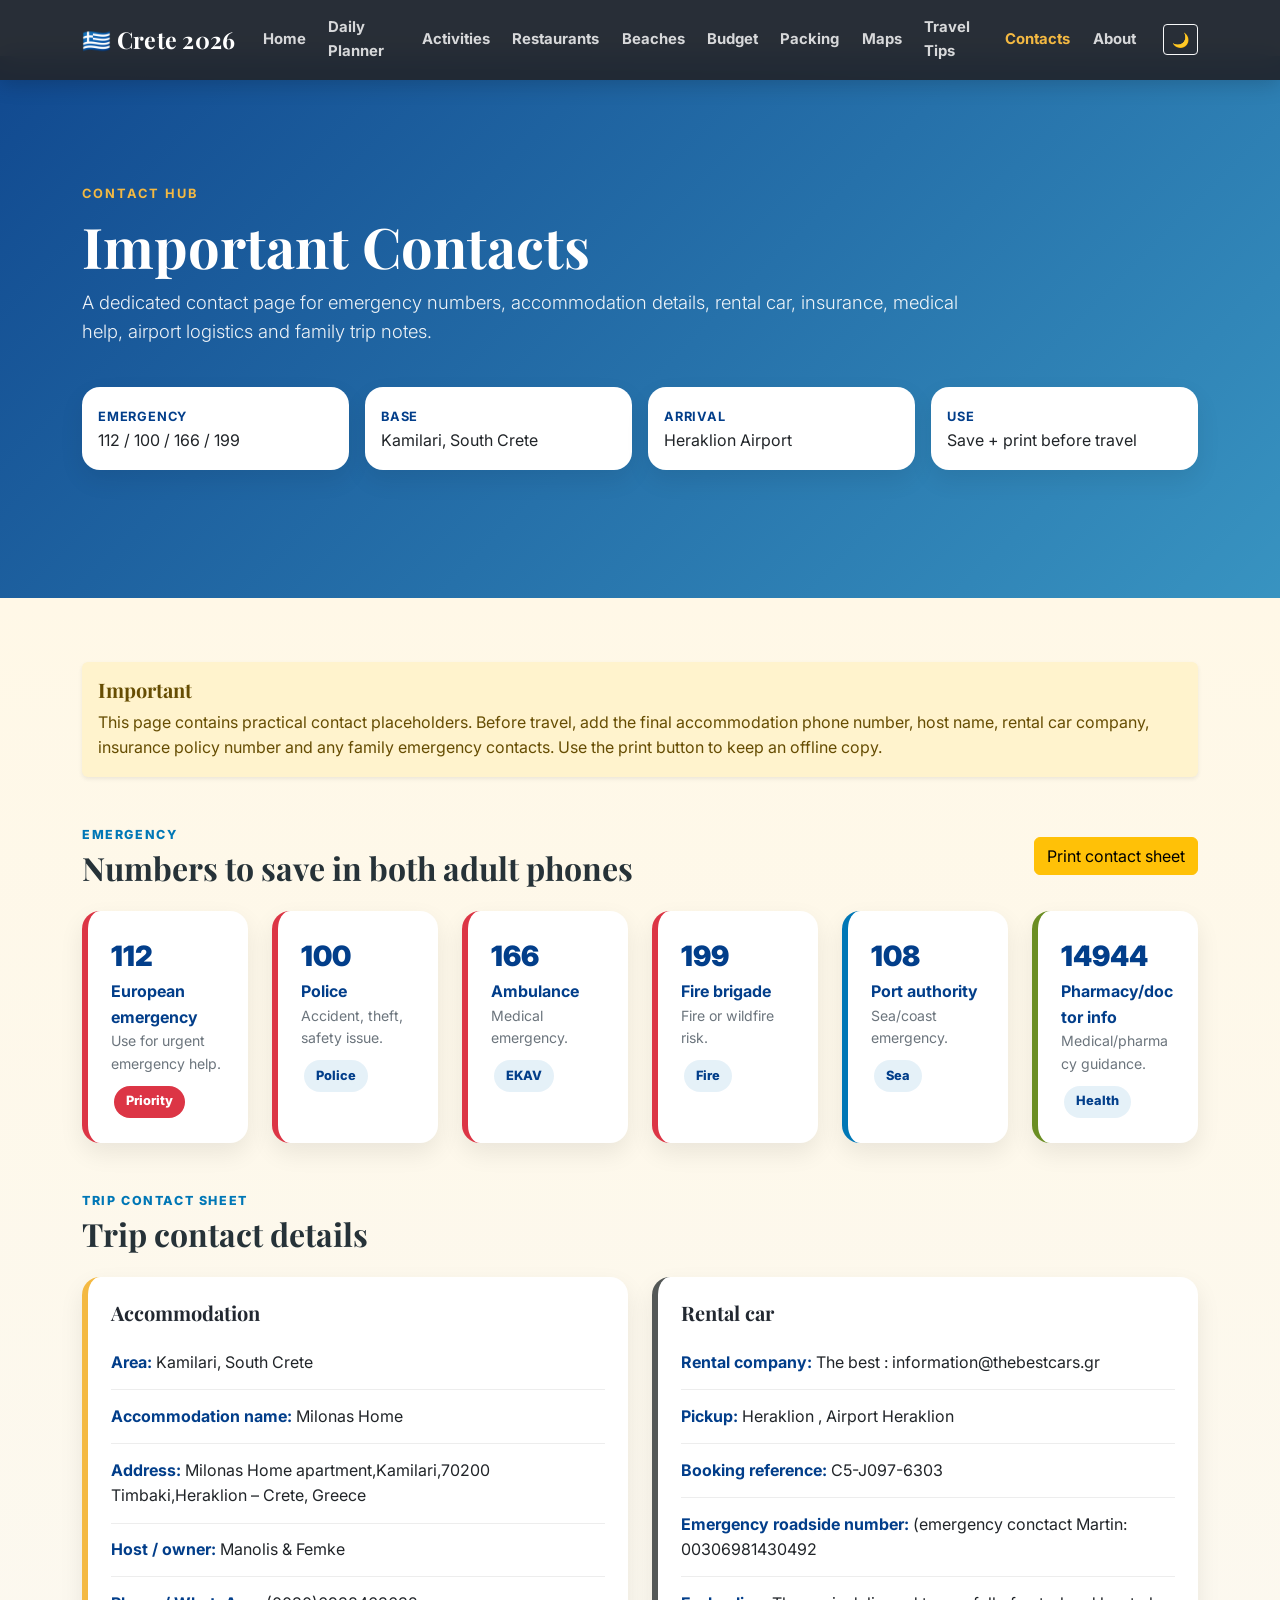
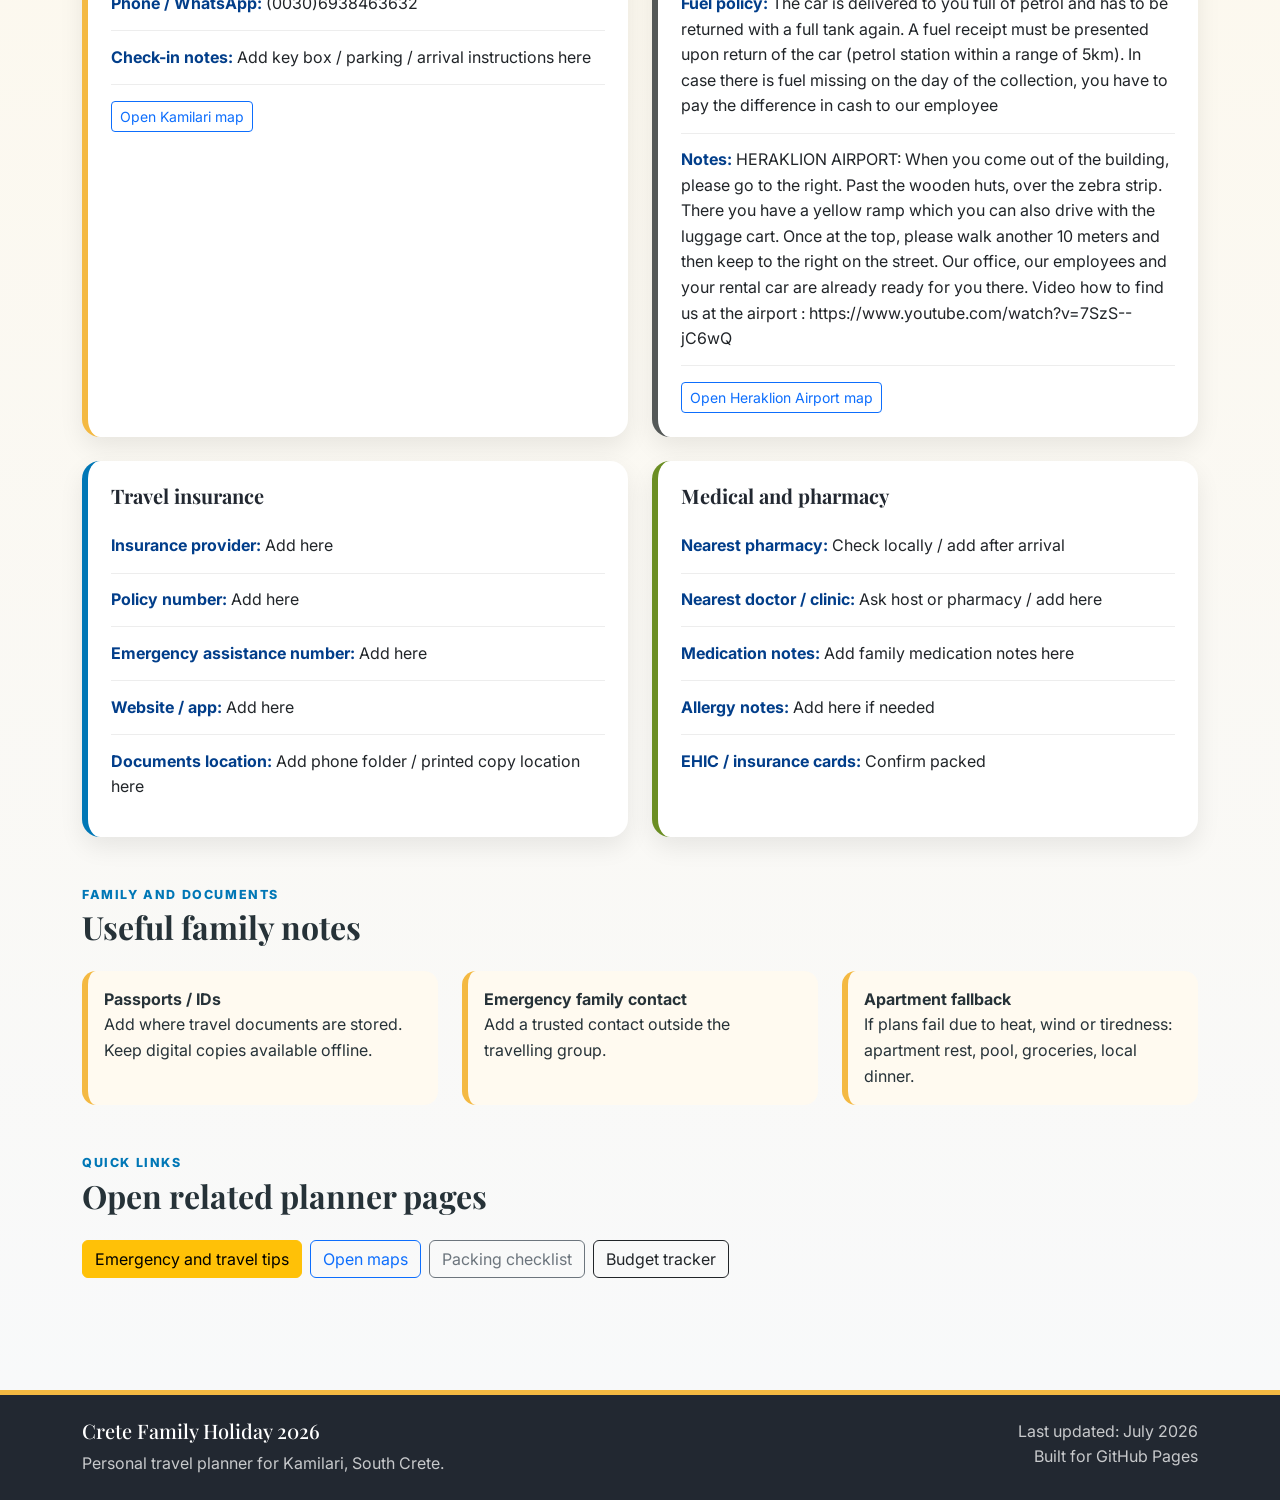
<file: contact.html>
<!DOCTYPE html>
<html lang="en">
<head>
  <meta charset="UTF-8">
  <meta name="viewport" content="width=device-width, initial-scale=1.0">
  <title>Contacts | Crete Family Holiday 2026</title>
  <link href="https://cdn.jsdelivr.net/npm/bootstrap@5.3.3/dist/css/bootstrap.min.css" rel="stylesheet">
  <link href="https://fonts.googleapis.com/css2?family=Playfair+Display:wght@600;700&family=Inter:wght@400;500;600;700&display=swap" rel="stylesheet">
  <link href="css/style.css" rel="stylesheet">
  <style>
    .contact-hero {
      background: linear-gradient(135deg, rgba(2,62,138,.94), rgba(0,119,182,.78));
    }
    .section-label { letter-spacing: 1.6px; font-size: .78rem; text-transform: uppercase; color: #0077b6; font-weight: 800; }
    .contact-card { border-left: 6px solid #f4b942; border-radius: 18px; }
    .red-card { border-left-color: #dc3545; }
    .green-card { border-left-color: #6b8e23; }
    .blue-card { border-left-color: #0077b6; }
    .grey-card { border-left-color: #545857; }
    .contact-number { font-size: 1.75rem; font-weight: 900; color: #023e8a; }
    .contact-pill { display:inline-block; padding:.35rem .75rem; border-radius:999px; background:rgba(0,119,182,.1); color:#023e8a; font-size:.8rem; font-weight:800; margin:.15rem; }
    .urgent-pill { background:#dc3545; color:white; }
    .local-note { background:#fffaf0; border-left:6px solid #f4b942; border-radius:14px; padding:1rem; height:100%; }
    .contact-row { border-bottom:1px solid rgba(0,0,0,.07); padding:.85rem 0; }
    .contact-row:last-child { border-bottom:0; }
    .editable-hint { font-size:.88rem; color:#6c757d; }
    .print-box { background:white; border-radius:18px; padding:1.25rem; box-shadow:0 12px 30px rgba(0,0,0,.08); }
    @media print {
      nav, footer, .no-print { display:none !important; }
      .contact-hero { background:white !important; color:#222 !important; padding:1rem 0 !important; }
      .card, .print-box { box-shadow:none !important; border:1px solid #ddd !important; }
      body { background:white !important; }
    }
  </style>
</head>
<body>
  <nav class="navbar navbar-expand-lg navbar-dark bg-dark fixed-top">
    <div class="container">
      <a class="navbar-brand fw-bold" href="index.html">🇬🇷 Crete 2026</a>
      <button class="navbar-toggler" type="button" data-bs-toggle="collapse" data-bs-target="#mainNavbar" aria-controls="mainNavbar" aria-expanded="false" aria-label="Toggle navigation"><span class="navbar-toggler-icon"></span></button>
      <div class="collapse navbar-collapse" id="mainNavbar">
        <ul class="navbar-nav ms-auto align-items-lg-center">
          <li class="nav-item"><a class="nav-link" href="index.html">Home</a></li>
          <li class="nav-item"><a class="nav-link" href="itinerary.html">Daily Planner</a></li>
          <li class="nav-item"><a class="nav-link" href="activities.html">Activities</a></li>
          <li class="nav-item"><a class="nav-link" href="restaurants.html">Restaurants</a></li>
          <li class="nav-item"><a class="nav-link" href="beaches.html">Beaches</a></li>
          <li class="nav-item"><a class="nav-link" href="budget.html">Budget</a></li>
          <li class="nav-item"><a class="nav-link" href="packing.html">Packing</a></li>
          <li class="nav-item"><a class="nav-link" href="maps.html">Maps</a></li>
          <li class="nav-item"><a class="nav-link" href="traveltips.html">Travel Tips</a></li>
          <li class="nav-item"><a class="nav-link active" href="contact.html">Contacts</a></li>
          <li class="nav-item"><a class="nav-link" href="about.html">About</a></li>
          <li class="nav-item"><button id="darkModeToggle" class="btn btn-sm btn-outline-light ms-lg-3" type="button">🌙</button></li>
        </ul>
      </div>
    </div>
  </nav>

  <header class="contact-hero text-white py-5" style="margin-top:56px;">
    <div class="container py-5">
      <p class="text-uppercase fw-bold mb-2">Contact Hub</p>
      <h1 class="display-4 fw-bold">Important Contacts</h1>
      <p class="lead">A dedicated contact page for emergency numbers, accommodation details, rental car, insurance, medical help, airport logistics and family trip notes.</p>
      <div class="row g-3 mt-4">
        <div class="col-md-3"><div class="bg-white text-dark rounded p-3 h-100"><strong>Emergency</strong><br>112 / 100 / 166 / 199</div></div>
        <div class="col-md-3"><div class="bg-white text-dark rounded p-3 h-100"><strong>Base</strong><br>Kamilari, South Crete</div></div>
        <div class="col-md-3"><div class="bg-white text-dark rounded p-3 h-100"><strong>Arrival</strong><br>Heraklion Airport</div></div>
        <div class="col-md-3"><div class="bg-white text-dark rounded p-3 h-100"><strong>Use</strong><br>Save + print before travel</div></div>
      </div>
    </div>
  </header>

  <main>
    <section class="py-5 bg-light">
      <div class="container">
        <div class="alert alert-warning shadow-sm border-0 mb-5">
          <h2 class="h5 fw-bold mb-2">Important</h2>
          <p class="mb-0">This page contains practical contact placeholders. Before travel, add the final accommodation phone number, host name, rental car company, insurance policy number and any family emergency contacts. Use the print button to keep an offline copy.</p>
        </div>

        <section class="mb-5">
          <div class="d-flex justify-content-between align-items-center gap-3 flex-wrap mb-4">
            <div>
              <p class="section-label mb-1">Emergency</p>
              <h2 class="fw-bold mb-0">Numbers to save in both adult phones</h2>
            </div>
            <button class="btn btn-warning no-print" onclick="window.print()">Print contact sheet</button>
          </div>

          <div class="row g-4">
            <div class="col-md-4 col-lg-2"><div class="card contact-card red-card h-100 shadow-sm"><div class="card-body"><div class="contact-number">112</div><strong>European emergency</strong><p class="editable-hint mb-2">Use for urgent emergency help.</p><span class="contact-pill urgent-pill">Priority</span></div></div></div>
            <div class="col-md-4 col-lg-2"><div class="card contact-card red-card h-100 shadow-sm"><div class="card-body"><div class="contact-number">100</div><strong>Police</strong><p class="editable-hint mb-2">Accident, theft, safety issue.</p><span class="contact-pill">Police</span></div></div></div>
            <div class="col-md-4 col-lg-2"><div class="card contact-card red-card h-100 shadow-sm"><div class="card-body"><div class="contact-number">166</div><strong>Ambulance</strong><p class="editable-hint mb-2">Medical emergency.</p><span class="contact-pill">EKAV</span></div></div></div>
            <div class="col-md-4 col-lg-2"><div class="card contact-card red-card h-100 shadow-sm"><div class="card-body"><div class="contact-number">199</div><strong>Fire brigade</strong><p class="editable-hint mb-2">Fire or wildfire risk.</p><span class="contact-pill">Fire</span></div></div></div>
            <div class="col-md-4 col-lg-2"><div class="card contact-card blue-card h-100 shadow-sm"><div class="card-body"><div class="contact-number">108</div><strong>Port authority</strong><p class="editable-hint mb-2">Sea/coast emergency.</p><span class="contact-pill">Sea</span></div></div></div>
            <div class="col-md-4 col-lg-2"><div class="card contact-card green-card h-100 shadow-sm"><div class="card-body"><div class="contact-number">14944</div><strong>Pharmacy/doctor info</strong><p class="editable-hint mb-2">Medical/pharmacy guidance.</p><span class="contact-pill">Health</span></div></div></div>
          </div>
        </section>

        <section class="mb-5">
          <p class="section-label mb-1">Trip contact sheet</p>
          <h2 class="fw-bold mb-4">Trip contact details</h2>
          <div class="row g-4">
            <div class="col-lg-6">
              <div class="card contact-card h-100 shadow-sm">
                <div class="card-body">
                  <h3 class="fw-bold">Accommodation</h3>
                  <div class="contact-row"><strong>Area:</strong> Kamilari, South Crete</div>
                  <div class="contact-row"><strong>Accommodation name:</strong> Milonas Home</div>
                  <div class="contact-row"><strong>Address:</strong> Milonas Home apartment,Kamilari,70200 Timbaki,Heraklion – Crete, Greece</div>
                  <div class="contact-row"><strong>Host / owner:</strong> Manolis & Femke</div>
                  <div class="contact-row"><strong>Phone / WhatsApp:</strong> (0030)6938463632</div>
                  <div class="contact-row"><strong>Check-in notes:</strong> Add key box / parking / arrival instructions here</div>
                  <a class="btn btn-sm btn-outline-primary mt-3" href="https://www.google.com/maps/search/?api=1&query=Kamilari+Crete" target="_blank" rel="noopener noreferrer">Open Kamilari map</a>
                </div>
              </div>
            </div>

            <div class="col-lg-6">
              <div class="card contact-card grey-card h-100 shadow-sm">
                <div class="card-body">
                  <h3 class="fw-bold">Rental car</h3>
                  <div class="contact-row"><strong>Rental company:</strong> The best : information@thebestcars.gr</div>
                  <div class="contact-row"><strong>Pickup:</strong> Heraklion , Airport Heraklion</div>
                  <div class="contact-row"><strong>Booking reference:</strong> C5-J097-6303</div>
                  <div class="contact-row"><strong>Emergency roadside number:</strong> (emergency conctact Martin:
00306981430492</div>
                  <div class="contact-row"><strong>Fuel policy:</strong> The car is delivered to you full of petrol and has to be returned with a full tank again. A fuel receipt must be presented
upon return of the car (petrol station within a range of 5km). In case there is fuel missing on the day of the collection,
you have to pay the difference in cash to our employee</div>
                  <div class="contact-row"><strong>Notes:</strong> HERAKLION AIRPORT: When you come out of the building, please go to the right. Past the wooden huts, over the
zebra strip. There you have a yellow ramp which you can also drive with the luggage cart. Once at the top, please
walk another 10 meters and then keep to the right on the street. Our office, our employees and your rental car are
already ready for you there. Video how to find us at the airport : https://www.youtube.com/watch?v=7SzS--jC6wQ
</div>
                  <a class="btn btn-sm btn-outline-primary mt-3" href="https://www.google.com/maps/search/?api=1&query=Heraklion+Airport" target="_blank" rel="noopener noreferrer">Open Heraklion Airport map</a>
                </div>
              </div>
            </div>

            <div class="col-lg-6">
              <div class="card contact-card blue-card h-100 shadow-sm">
                <div class="card-body">
                  <h3 class="fw-bold">Travel insurance</h3>
                  <div class="contact-row"><strong>Insurance provider:</strong> Add here</div>
                  <div class="contact-row"><strong>Policy number:</strong> Add here</div>
                  <div class="contact-row"><strong>Emergency assistance number:</strong> Add here</div>
                  <div class="contact-row"><strong>Website / app:</strong> Add here</div>
                  <div class="contact-row"><strong>Documents location:</strong> Add phone folder / printed copy location here</div>
                </div>
              </div>
            </div>

            <div class="col-lg-6">
              <div class="card contact-card green-card h-100 shadow-sm">
                <div class="card-body">
                  <h3 class="fw-bold">Medical and pharmacy</h3>
                  <div class="contact-row"><strong>Nearest pharmacy:</strong> Check locally / add after arrival</div>
                  <div class="contact-row"><strong>Nearest doctor / clinic:</strong> Ask host or pharmacy / add here</div>
                  <div class="contact-row"><strong>Medication notes:</strong> Add family medication notes here</div>
                  <div class="contact-row"><strong>Allergy notes:</strong> Add here if needed</div>
                  <div class="contact-row"><strong>EHIC / insurance cards:</strong> Confirm packed</div>
                </div>
              </div>
            </div>
          </div>
        </section>

        <section class="mb-5">
          <p class="section-label mb-1">Family and documents</p>
          <h2 class="fw-bold mb-4">Useful family notes</h2>
          <div class="row g-4">
            <div class="col-lg-4"><div class="local-note"><strong>Passports / IDs</strong><br>Add where travel documents are stored. Keep digital copies available offline.</div></div>
            <div class="col-lg-4"><div class="local-note"><strong>Emergency family contact</strong><br>Add a trusted contact outside the travelling group.</div></div>
            <div class="col-lg-4"><div class="local-note"><strong>Apartment fallback</strong><br>If plans fail due to heat, wind or tiredness: apartment rest, pool, groceries, local dinner.</div></div>
          </div>
        </section>

        <section class="mb-5">
          <p class="section-label mb-1">Quick links</p>
          <h2 class="fw-bold mb-4">Open related planner pages</h2>
          <div class="d-flex flex-wrap gap-2">
            <a class="btn btn-warning" href="traveltips.html">Emergency and travel tips</a>
            <a class="btn btn-outline-primary" href="maps.html">Open maps</a>
            <a class="btn btn-outline-secondary" href="packing.html">Packing checklist</a>
            <a class="btn btn-outline-dark" href="budget.html">Budget tracker</a>
          </div>
        </section>
      </div>
    </section>
  </main>

  <footer class="bg-dark text-white py-4">
    <div class="container"><div class="row"><div class="col-md-6"><h5>Crete Family Holiday 2026</h5><p class="mb-0">Personal travel planner for Kamilari, South Crete.</p></div><div class="col-md-6 text-md-end"><p class="mb-0">Last updated: July 2026</p><p class="mb-0">Built for GitHub Pages</p></div></div></div>
  </footer>

  <script src="https://cdn.jsdelivr.net/npm/bootstrap@5.3.3/dist/js/bootstrap.bundle.min.js"></script>
  <script src="js/data.js"></script>
  <script src="js/script.js"></script>
</body>
</html>
</file>
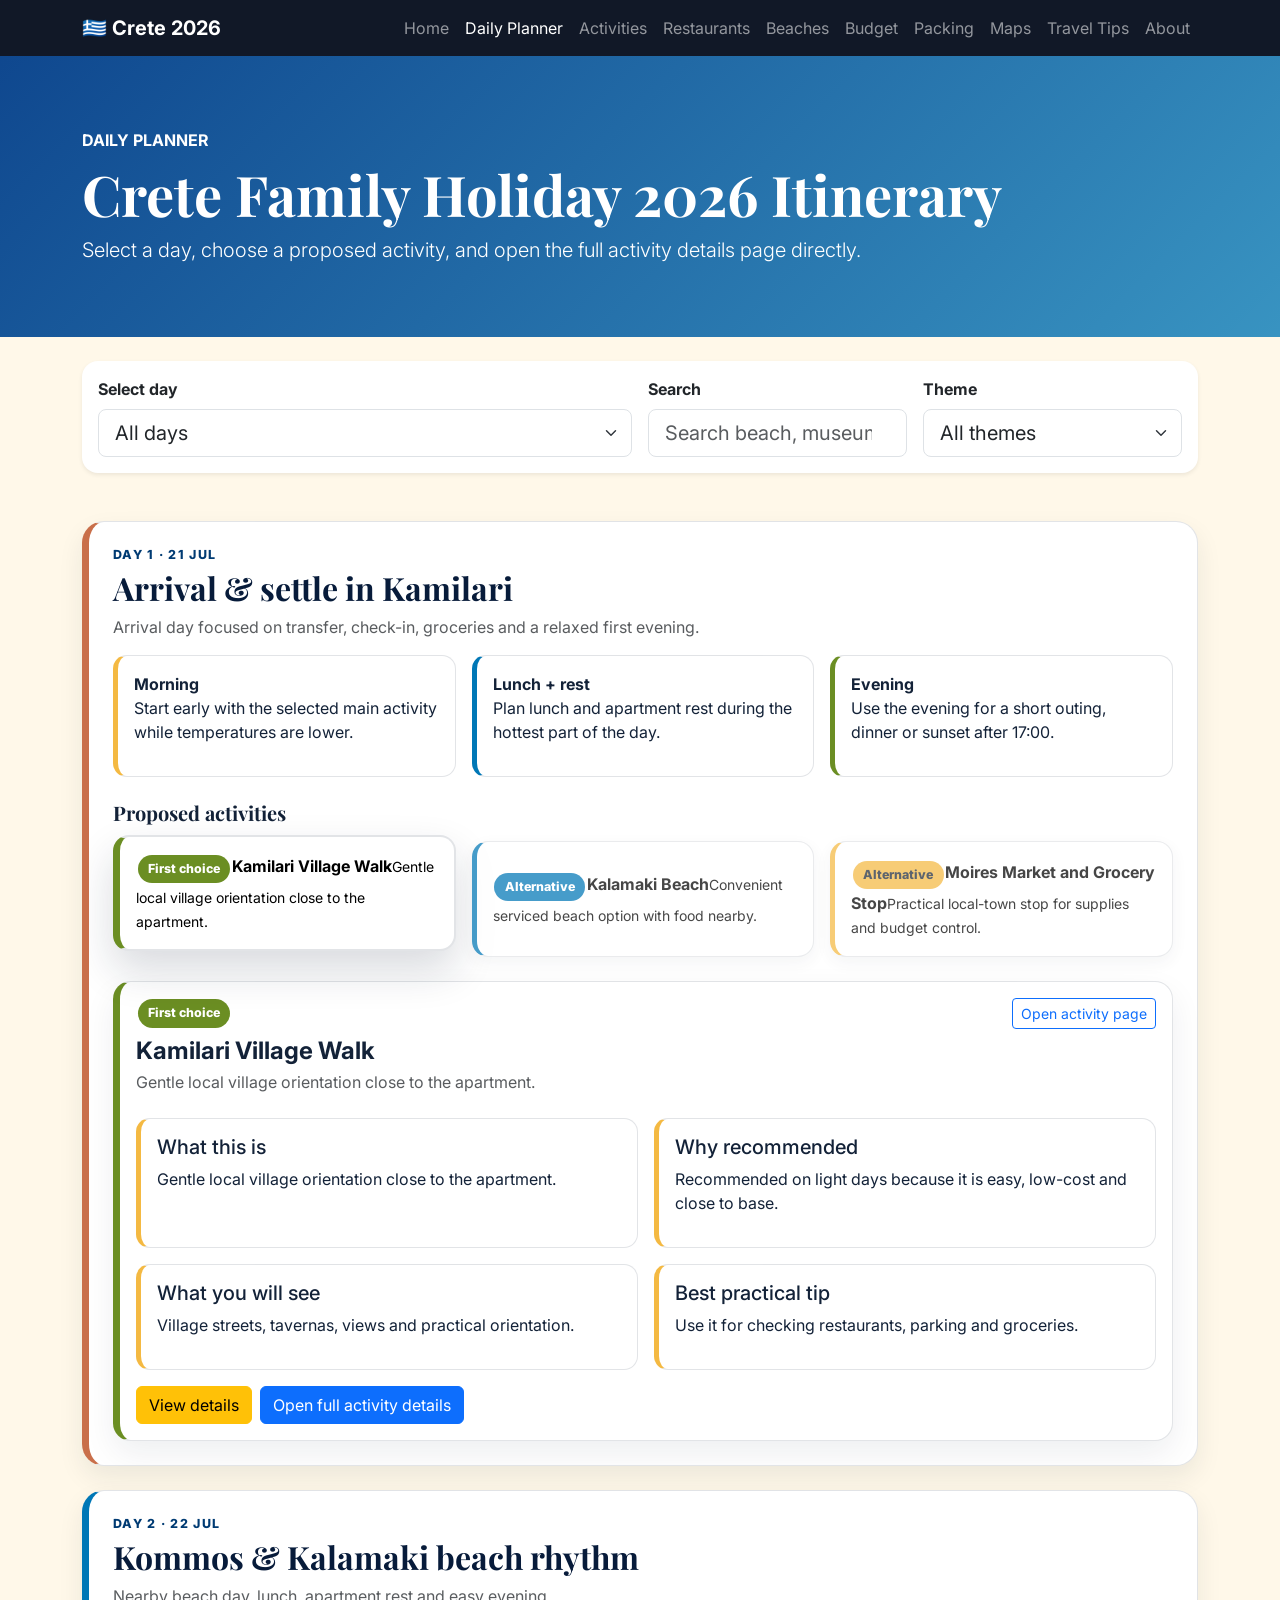
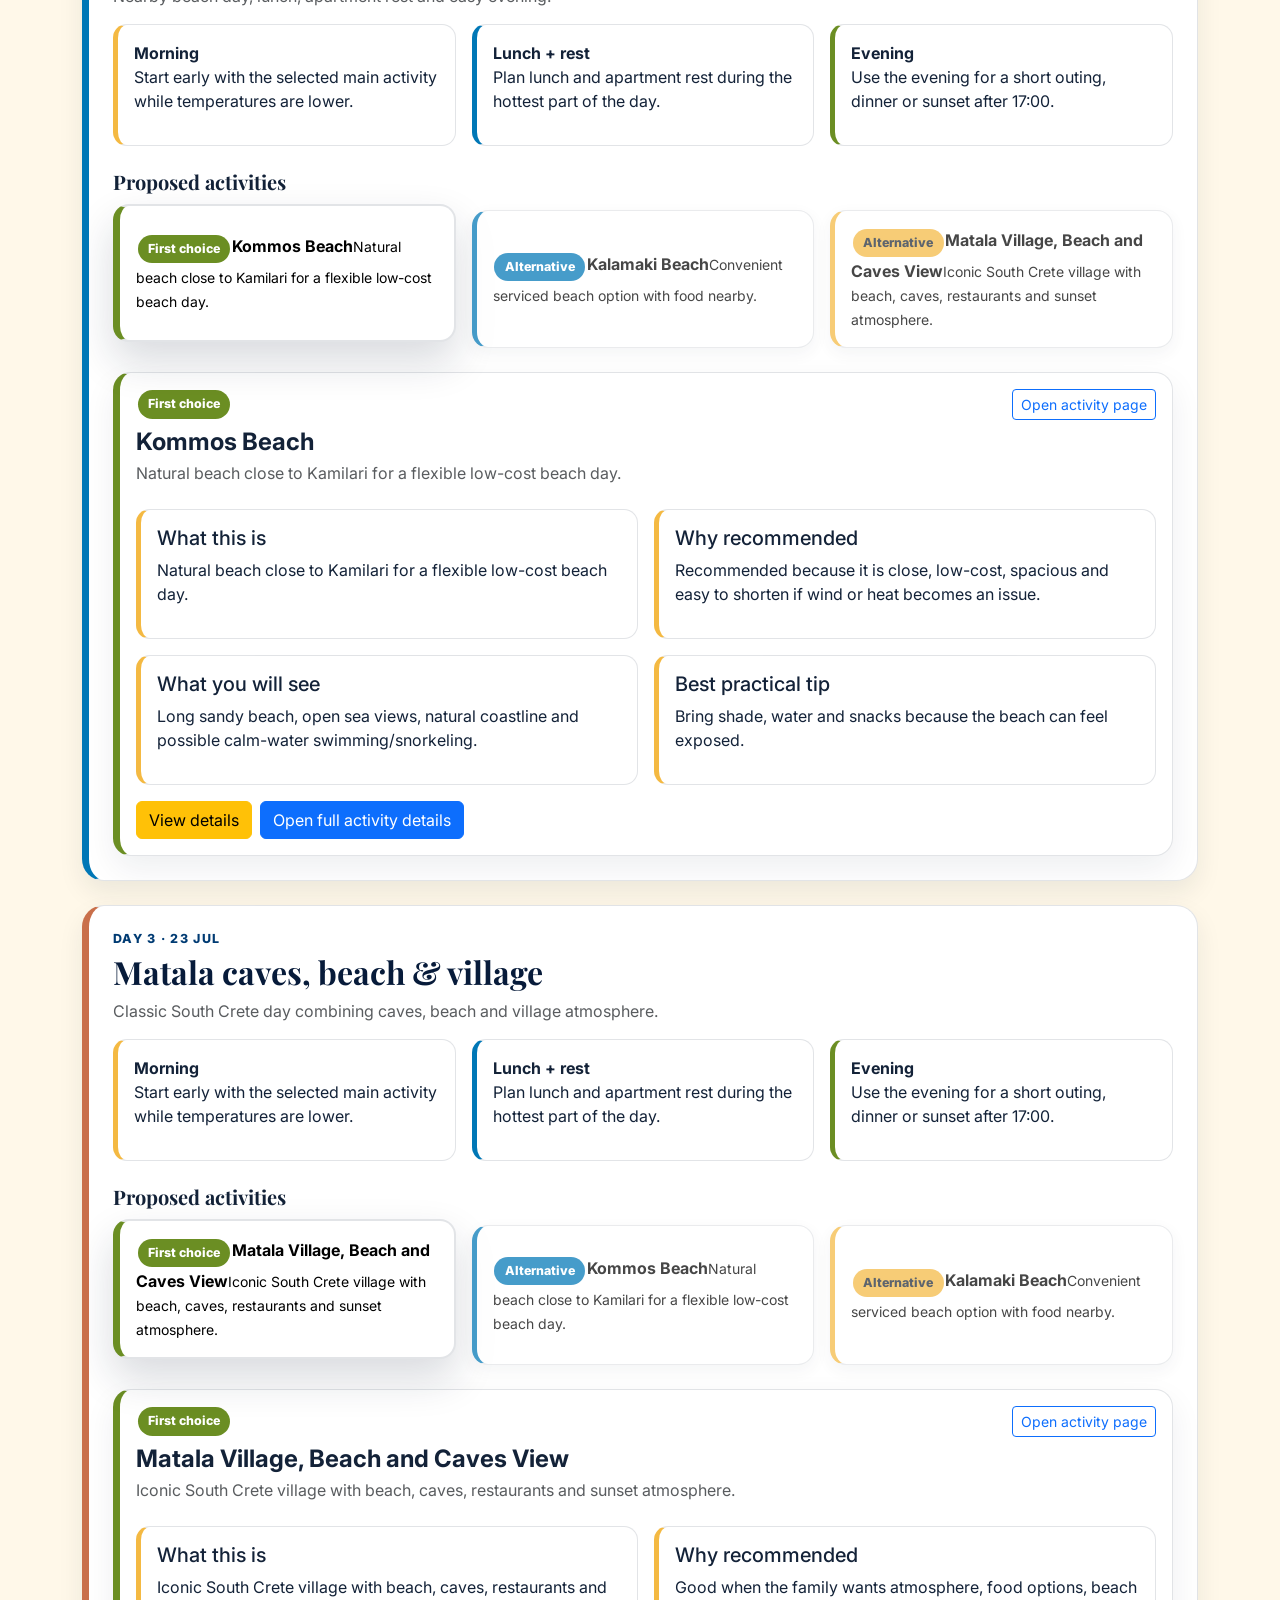
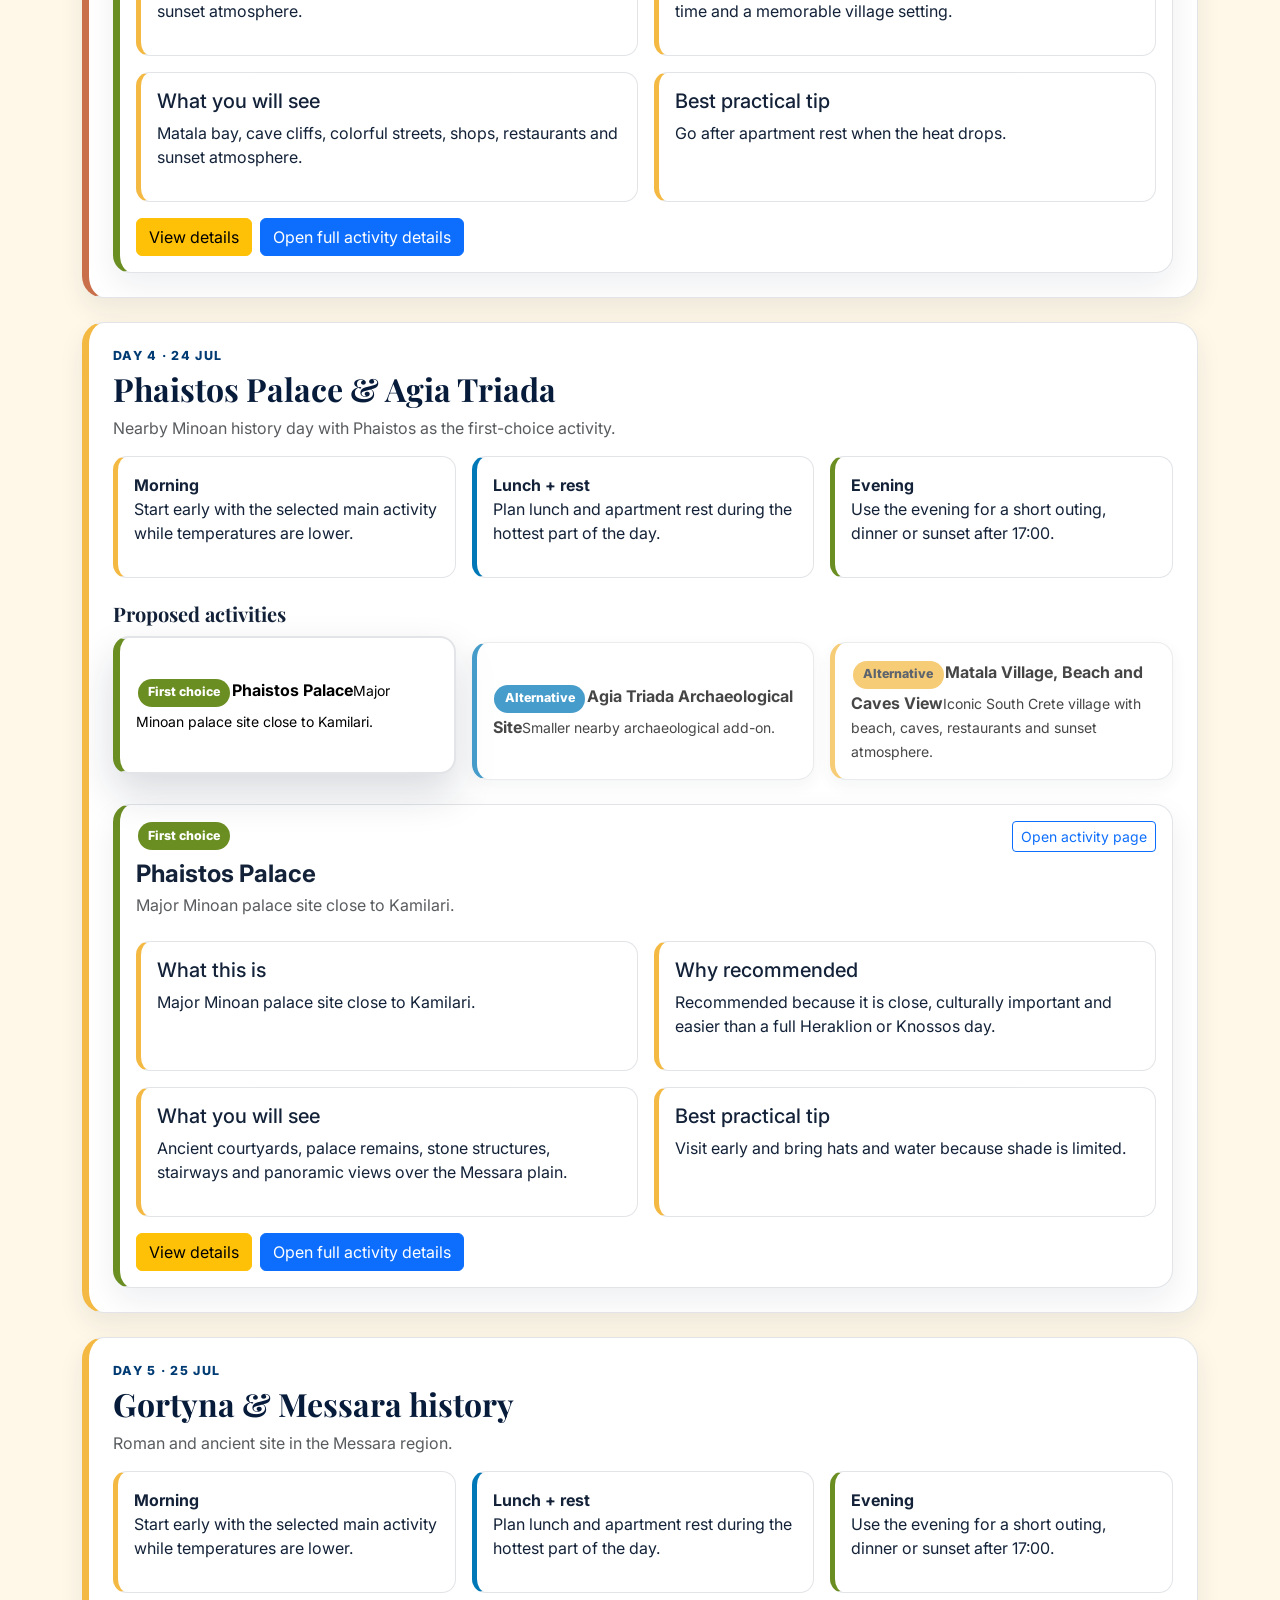
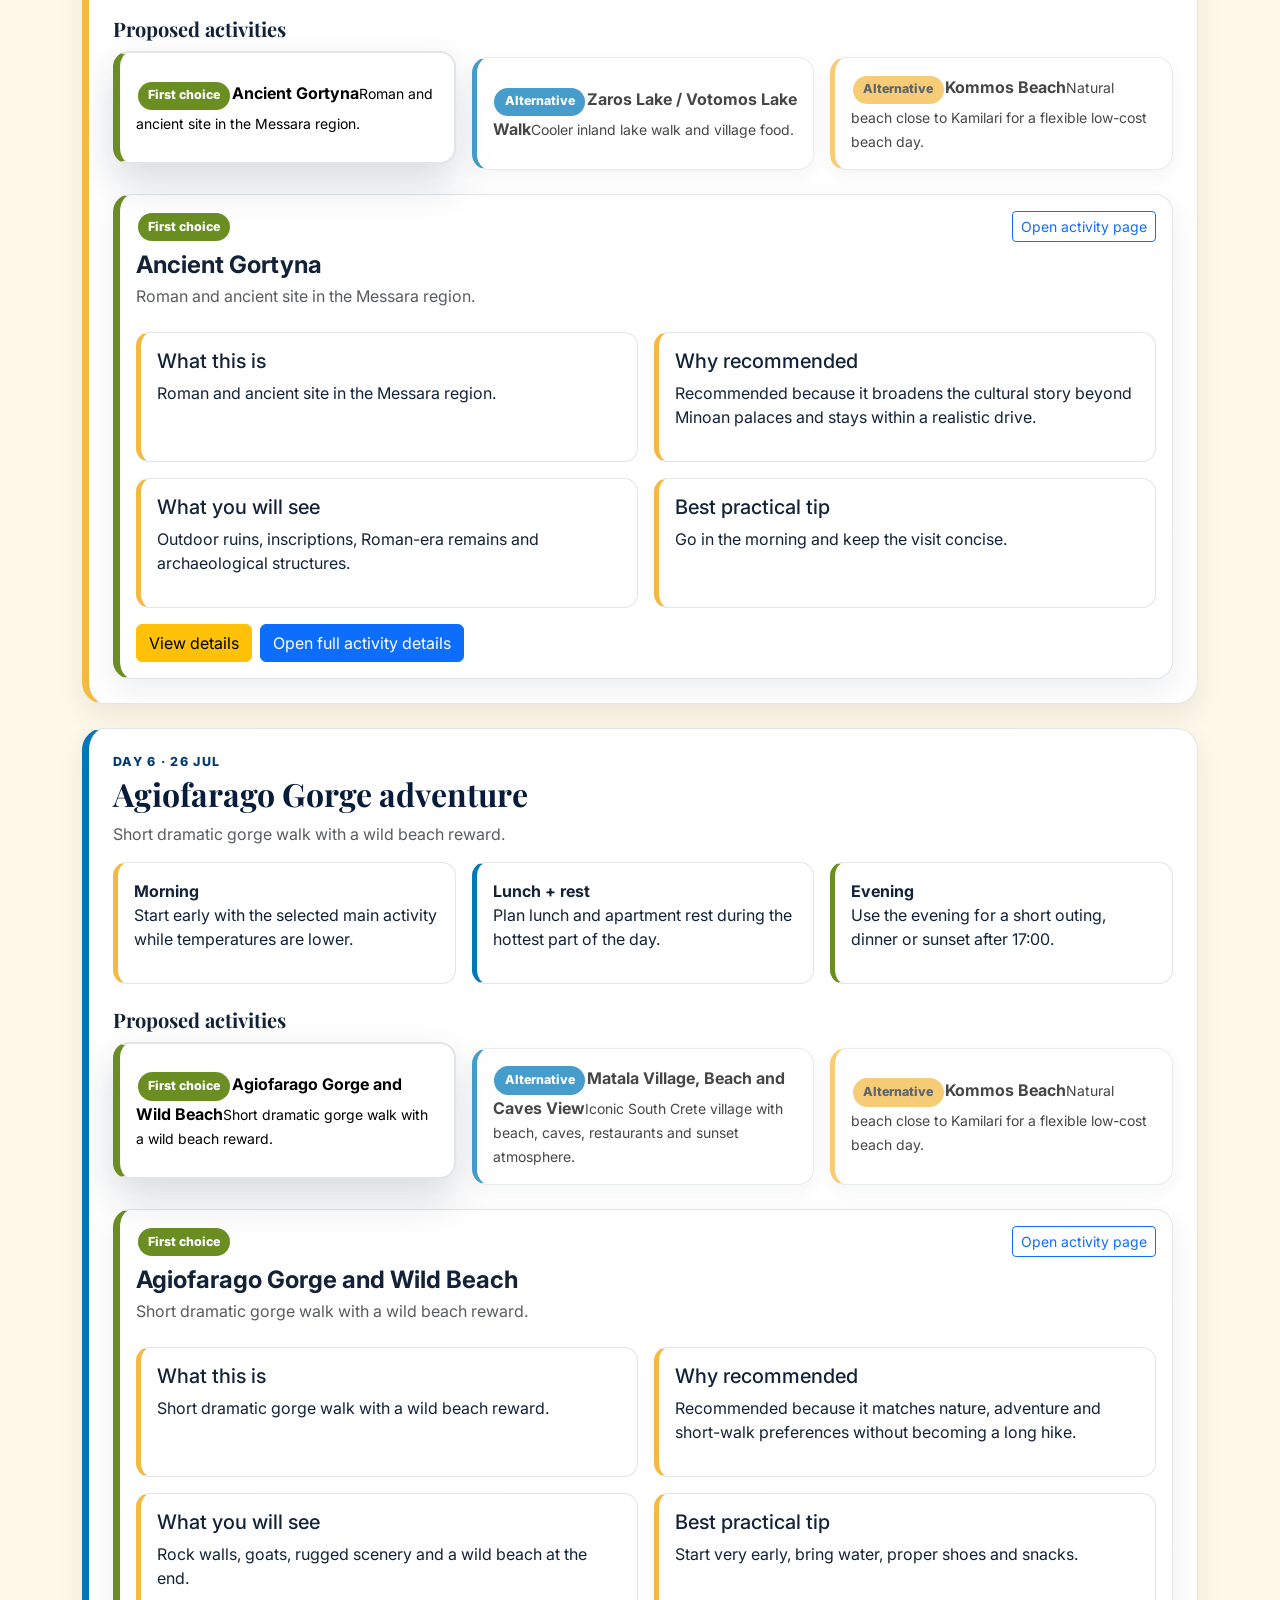
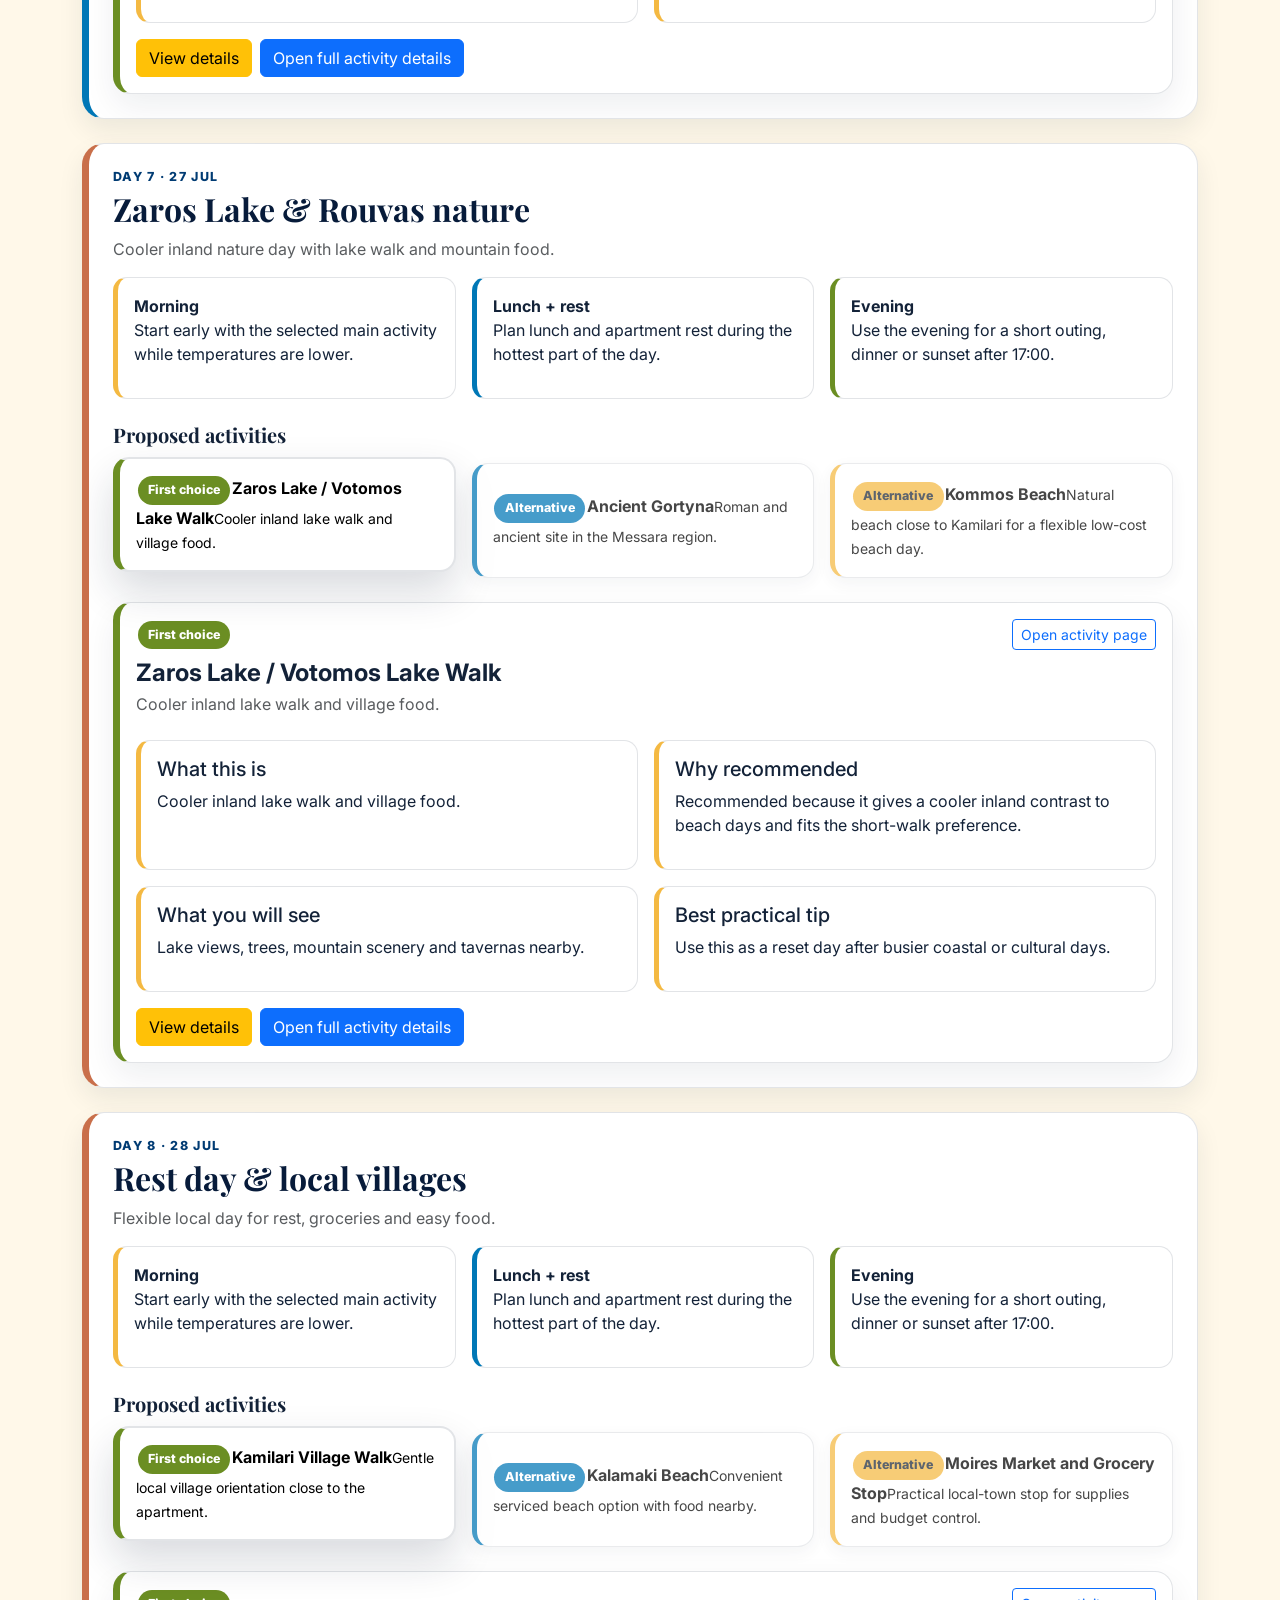
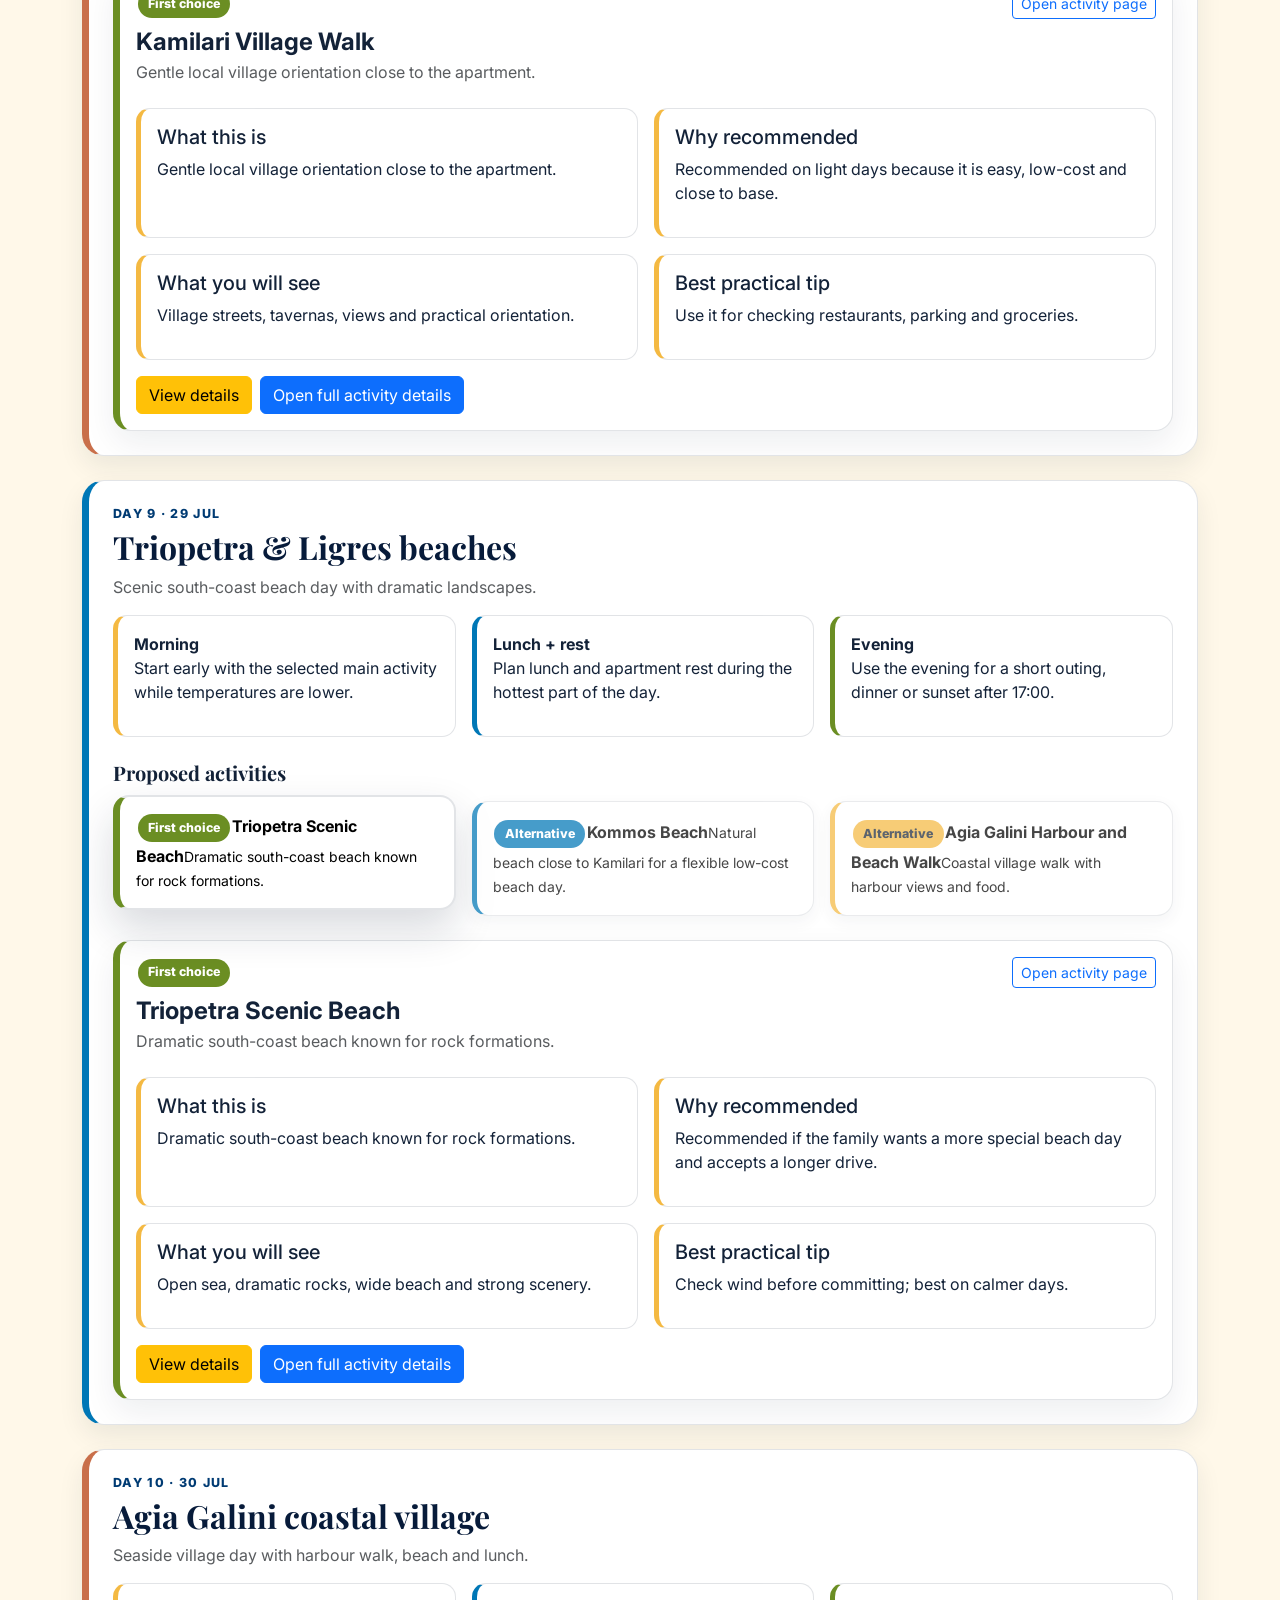
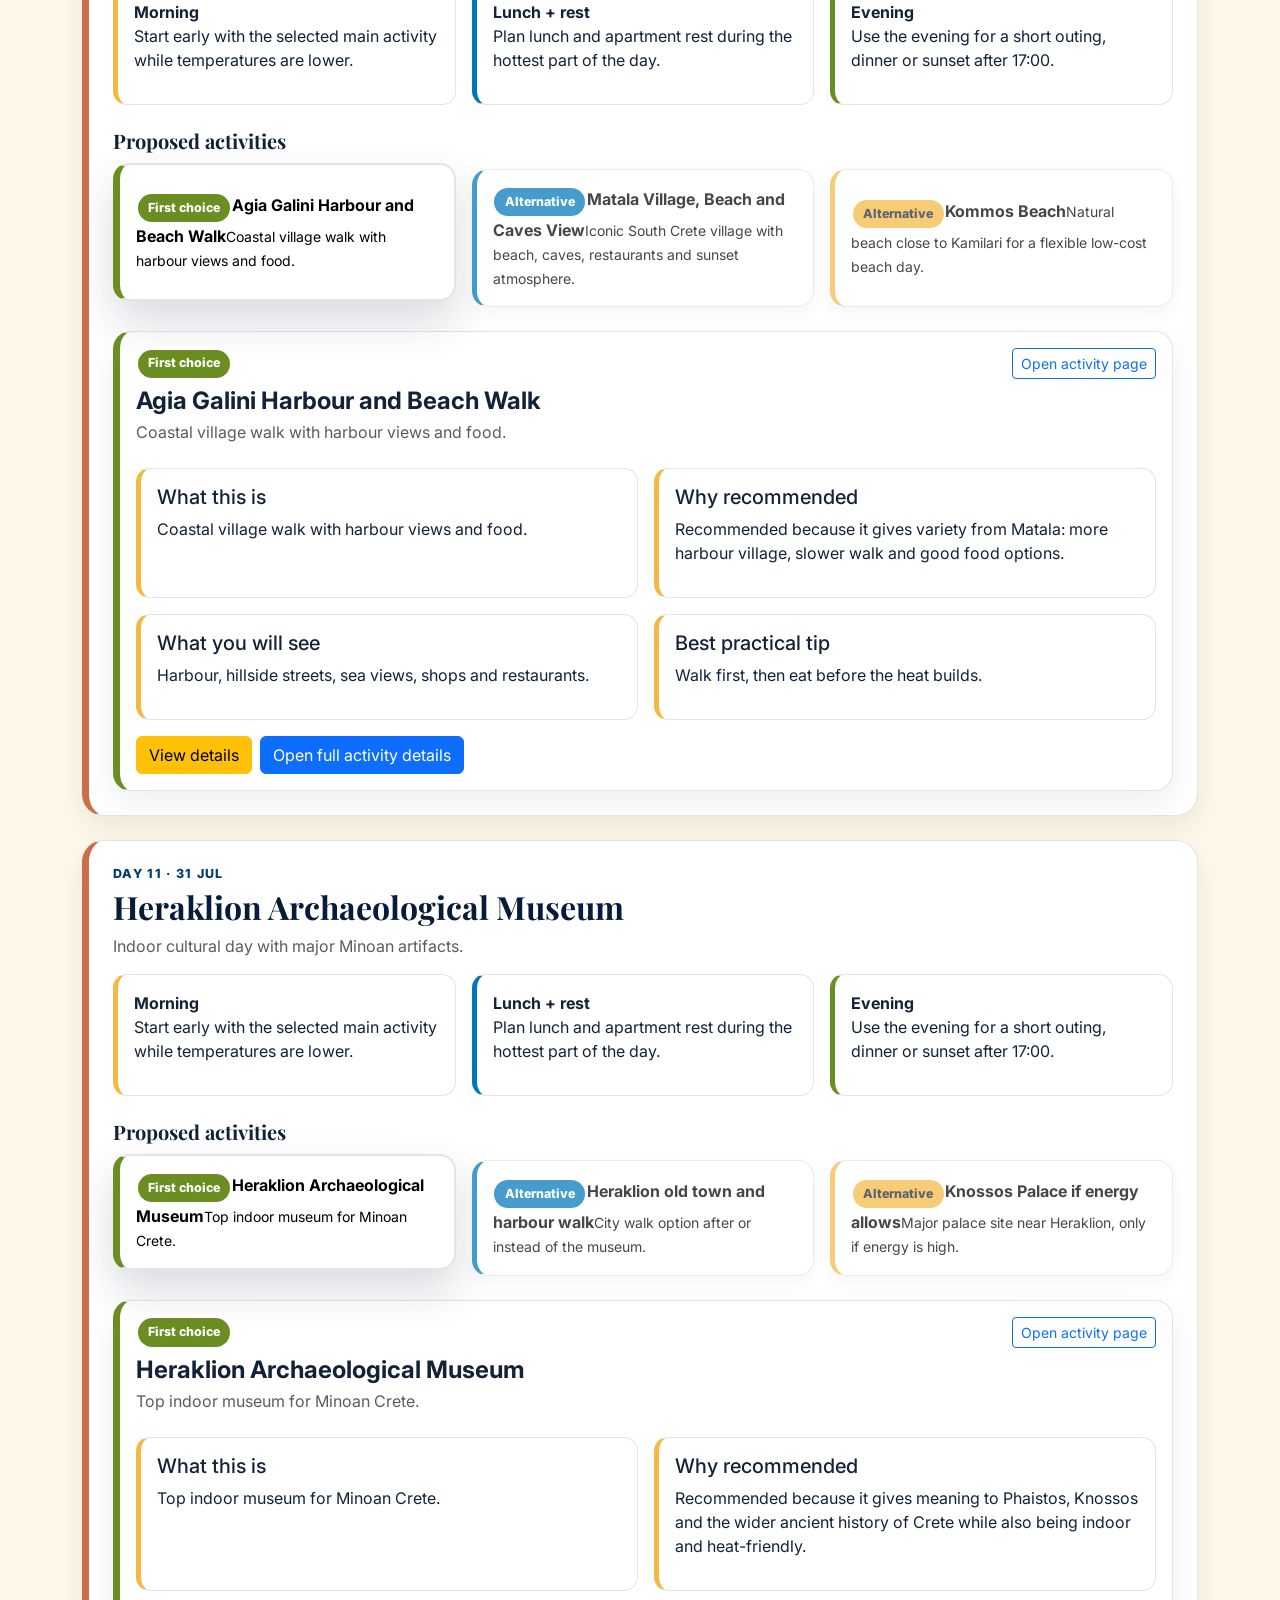
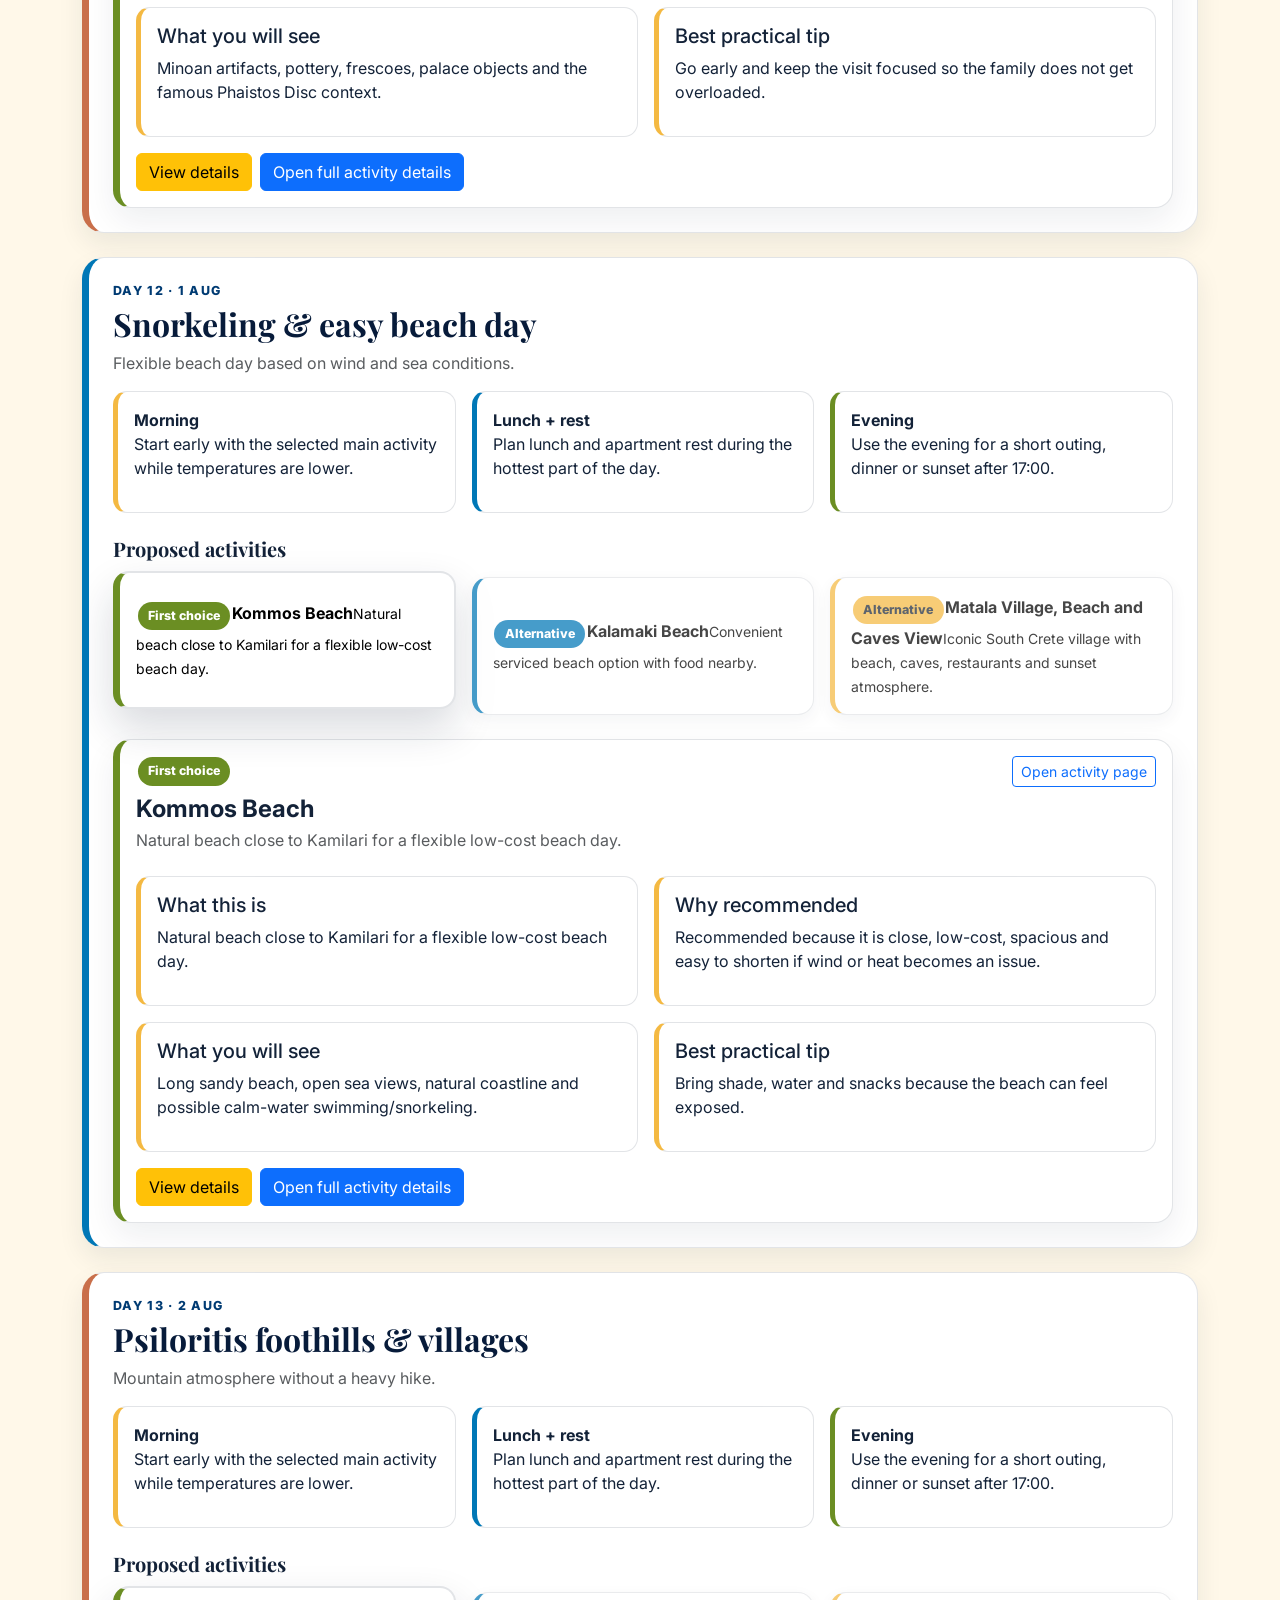
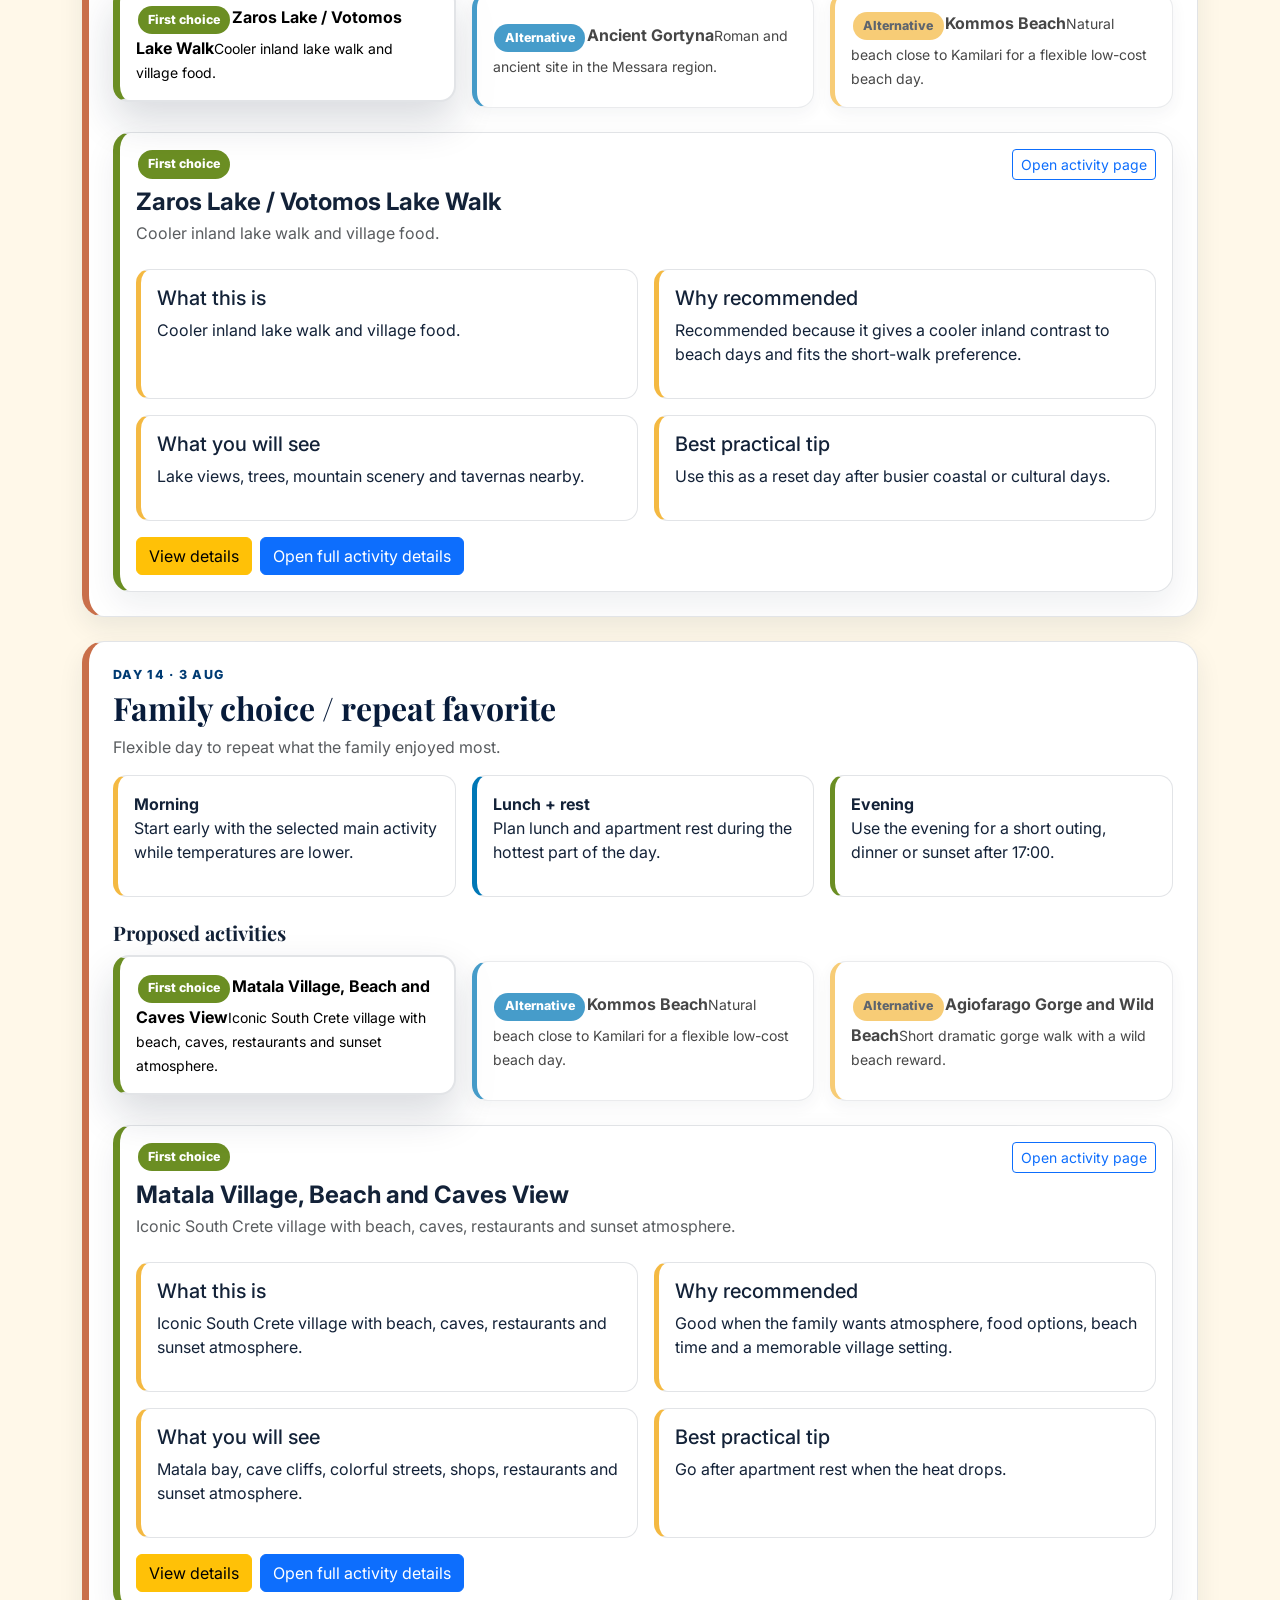
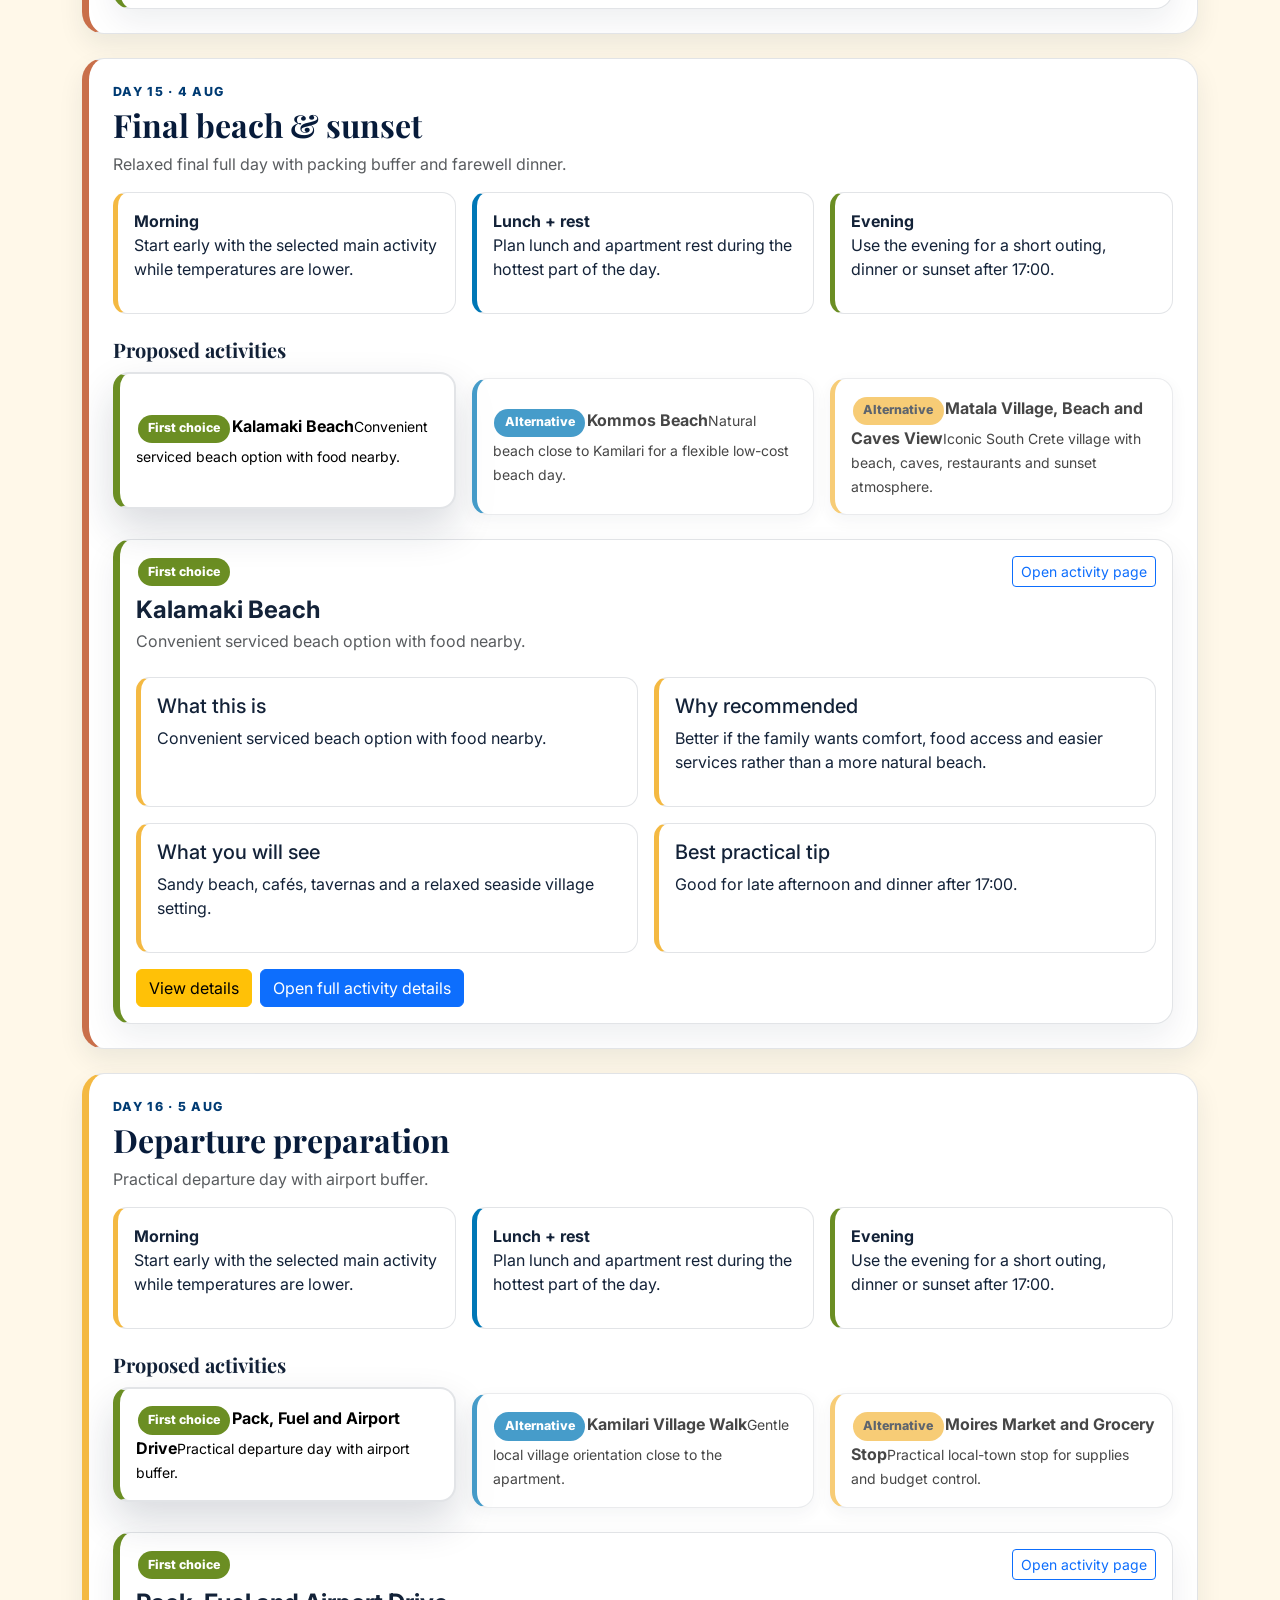
<file: itinerary.html>
<!DOCTYPE html><html lang="en"><head><meta charset="UTF-8"><meta name="viewport" content="width=device-width, initial-scale=1.0"><title>Daily Planner | Crete Family Holiday 2026</title><link href="https://cdn.jsdelivr.net/npm/bootstrap@5.3.3/dist/css/bootstrap.min.css" rel="stylesheet"><link href="https://fonts.googleapis.com/css2?family=Playfair+Display:wght@600;700&family=Inter:wght@400;500;600;700&display=swap" rel="stylesheet"><style>
:root{--sand:#fff8e9;--blue:#0077b6;--deep:#003b73;--gold:#f4b942;--green:#6b8e23;--terra:#c96f4a;--ink:#132238;--muted:#617282;--line:rgba(19,34,56,.12)}
body{font-family:Inter,Arial,sans-serif;background:var(--sand);color:var(--ink)}
h1,h2,h3,.display-4{font-family:'Playfair Display',serif;color:#071b3a}.navbar{background:#111827!important}.hero{margin-top:56px;background:linear-gradient(135deg,rgba(2,62,138,.95),rgba(0,119,182,.78));color:white}.section-label{font-size:.78rem;text-transform:uppercase;letter-spacing:1.3px;font-weight:800;color:var(--deep)}.planner-filter{position:static!important;background:var(--sand)!important}.day-card,.activity-card{border:1px solid var(--line);border-left:7px solid var(--gold);border-radius:22px;background:white;box-shadow:0 .7rem 1.6rem rgba(19,34,56,.08);overflow:hidden}.day-card[data-theme*='nature']{border-left-color:var(--green)}.day-card[data-theme*='beach']{border-left-color:var(--blue)}.day-card[data-theme*='village'],.day-card[data-theme*='food']{border-left-color:var(--terra)}.rhythm-box,.detail-box{background:white;border:1px solid var(--line);border-left:5px solid var(--gold);border-radius:14px;padding:1rem;height:100%}.row.g-3>.col-md-4:nth-child(2) .rhythm-box{border-left-color:var(--blue)}.row.g-3>.col-md-4:nth-child(3) .rhythm-box{border-left-color:var(--green)}.activity-options-grid{display:grid;grid-template-columns:repeat(3,minmax(0,1fr));gap:1rem}.activity-option{border:1px solid var(--line);border-left:5px solid var(--green);border-radius:16px;background:#fff;padding:1rem;text-align:left;box-shadow:0 .35rem 1rem rgba(19,34,56,.06);transition:.18s ease}.activity-option:nth-child(2){border-left-color:var(--blue)}.activity-option:nth-child(3){border-left-color:var(--gold)}.activity-option.active{transform:translateY(-6px);box-shadow:0 1.2rem 2.6rem rgba(19,34,56,.16);border-width:2px;border-left-width:7px}.activity-options-grid.has-selection .activity-option:not(.active){opacity:.72}.option-tag,.activity-pill{display:inline-block;padding:.3rem .65rem;border-radius:999px;background:var(--green);color:white;font-weight:800;font-size:.78rem;margin:.1rem}.activity-option:nth-child(2) .option-tag{background:var(--blue)}.activity-option:nth-child(3) .option-tag{background:var(--gold);color:#1f2937}.selected-activity-panel{background:white;border:1px solid var(--line);border-left:7px solid var(--green);border-radius:18px;padding:1rem;box-shadow:0 .8rem 2rem rgba(19,34,56,.07)}.selected-alternative .selected-activity-panel{border-left-color:var(--blue)}.selected-extra .selected-activity-panel{border-left-color:var(--gold)}.selected-alternative .selected-tag{background:var(--blue)!important}.selected-extra .selected-tag{background:var(--gold)!important;color:#1f2937!important}.btn-primary{background:#0d6efd}.floating-day-actions{position:fixed;right:16px;bottom:16px;z-index:1050;display:flex;flex-direction:column;gap:.5rem}.modal-fullscreen-custom{position:fixed;inset:0;background:white;z-index:3000;overflow:auto;display:none}.modal-fullscreen-custom.open{display:block}.detail-hero-img{width:100%;max-height:380px;object-fit:cover;border-radius:20px;background:#eef4f7}.activity-meta{background:#fffaf0;border:1px solid #eadfc8;border-radius:14px;padding:.8rem;height:100%}
@media(max-width:991.98px){.navbar.fixed-top{position:static!important}.hero{margin-top:0!important}.activity-options-grid{grid-template-columns:repeat(2,minmax(0,1fr))}body{padding-top:0!important}}
@media(max-width:767.98px){.activity-options-grid,#activityCards{grid-template-columns:1fr!important}.planner-filter .row{display:grid!important;grid-template-columns:1fr!important;gap:.85rem!important}.hero{padding-top:2rem!important;padding-bottom:2rem!important}.day-card h2{font-size:clamp(1.55rem,7vw,2.05rem)!important}.selected-activity-panel .btn,.activity-page-link,.activity-page-link-2,.view-details-btn{width:100%;text-align:center}.container{padding-left:.85rem!important;padding-right:.85rem!important}}
</style></head><body>
<nav class="navbar navbar-expand-lg navbar-dark fixed-top"><div class="container"><a class="navbar-brand fw-bold" href="index.html">🇬🇷 Crete 2026</a><button class="navbar-toggler" type="button" data-bs-toggle="collapse" data-bs-target="#mainNavbar"><span class="navbar-toggler-icon"></span></button><div class="collapse navbar-collapse" id="mainNavbar"><ul class="navbar-nav ms-auto"><li class="nav-item"><a class="nav-link" href="index.html">Home</a></li><li class="nav-item"><a class="nav-link active" href="itinerary.html">Daily Planner</a></li><li class="nav-item"><a class="nav-link" href="activities.html">Activities</a></li><li class="nav-item"><a class="nav-link" href="restaurants.html">Restaurants</a></li><li class="nav-item"><a class="nav-link" href="beaches.html">Beaches</a></li><li class="nav-item"><a class="nav-link" href="budget.html">Budget</a></li><li class="nav-item"><a class="nav-link" href="packing.html">Packing</a></li><li class="nav-item"><a class="nav-link" href="maps.html">Maps</a></li><li class="nav-item"><a class="nav-link" href="traveltips.html">Travel Tips</a></li><li class="nav-item"><a class="nav-link" href="about.html">About</a></li></ul></div></div></nav>
<header class="hero text-white py-5"><div class="container py-4"><p class="text-uppercase fw-bold mb-2">Daily Planner</p><h1 class="display-4 fw-bold text-white">Crete Family Holiday 2026 Itinerary</h1><p class="lead mb-0">Select a day, choose a proposed activity, and open the full activity details page directly.</p></div></header>
<main><section class="py-4 planner-filter"><div class="container"><div class="card shadow-sm border-0 rounded-4"><div class="card-body"><div class="row g-3 align-items-end"><div class="col-lg-6"><label for="dayJump" class="form-label fw-bold">Select day</label><select id="dayJump" class="form-select form-select-lg"></select></div><div class="col-lg-3"><label for="daySearch" class="form-label fw-bold">Search</label><input id="daySearch" class="form-control form-control-lg" type="search" placeholder="Search beach, museum, village..."></div><div class="col-lg-3"><label for="themeFilter" class="form-label fw-bold">Theme</label><select id="themeFilter" class="form-select form-select-lg"><option value="all">All themes</option><option value="beach">Beach</option><option value="nature">Nature</option><option value="culture">Culture</option><option value="food">Food</option><option value="village">Village</option></select></div></div></div></div></div></section><section class="py-4"><div class="container" id="daysContainer"></div></section></main>
<footer class="bg-dark text-white py-4"><div class="container"><div class="row"><div class="col-md-6"><h5>Crete Family Holiday 2026</h5><p class="mb-0">Personal travel planner for Kamilari, South Crete.</p></div><div class="col-md-6 text-md-end"><p class="mb-0">Daily Planner</p></div></div></div></footer>
<script src="https://cdn.jsdelivr.net/npm/bootstrap@5.3.3/dist/js/bootstrap.bundle.min.js"></script><script>
const ACTIVITIES={"phaistos-palace": {"name": "Phaistos Palace", "area": "Messara / near Kamilari", "type": "Archaeology", "priority": "Recommended", "image": "https://images.unsplash.com/photo-1603565816030-6b389eeb23cb?auto=format&fit=crop&w=1200&q=80", "summary": "Major Minoan palace site close to Kamilari.", "why": "Recommended because it is close, culturally important and easier than a full Heraklion or Knossos day.", "expect": "Ancient courtyards, palace remains, stone structures, stairways and panoramic views over the Messara plain.", "tip": "Visit early and bring hats and water because shade is limited.", "cost": "Approx. €30 for 2 adults; children likely free/reduced", "duration": "1–1.5 hours", "best": "Early morning", "family": "Good if kept focused and not too long", "fun": "The mysterious Phaistos Disc was discovered here, but nobody has fully decoded its symbols yet.", "miss": ["Central court", "Views over the Messara plain", "Phaistos Disc context", "Old stone stairs and palace layout"], "map": "https://www.google.com/maps/search/?api=1&query=Phaistos+Palace+Crete"}, "agia-triada": {"name": "Agia Triada Archaeological Site", "area": "Messara / near Phaistos", "type": "Archaeology", "priority": "Alternative", "image": "https://images.unsplash.com/photo-1603565816030-6b389eeb23cb?auto=format&fit=crop&w=1200&q=80", "summary": "Smaller nearby archaeological add-on.", "why": "Good if the family is still interested in archaeology and the weather is manageable.", "expect": "Compact ruins, countryside setting and a quieter historic atmosphere than Phaistos.", "tip": "Only add this if Phaistos finishes early and everyone still has energy.", "cost": "To verify", "duration": "30–45 minutes", "best": "After Phaistos if still early", "family": "Good only if everyone still wants more history", "fun": "Agia Triada is often discussed as an important Minoan villa or settlement connected to the palace landscape around Phaistos.", "miss": ["Quiet site atmosphere", "Connection with Phaistos", "Short add-on visit"], "map": "https://www.google.com/maps/search/?api=1&query=Agia+Triada+Archaeological+Site+Crete"}, "matala-evening": {"name": "Matala Village, Beach and Caves View", "area": "Matala", "type": "Village / Beach", "priority": "Recommended", "image": "https://images.unsplash.com/photo-1500530855697-b586d89ba3ee?auto=format&fit=crop&w=1200&q=80", "summary": "Iconic South Crete village with beach, caves, restaurants and sunset atmosphere.", "why": "Good when the family wants atmosphere, food options, beach time and a memorable village setting.", "expect": "Matala bay, cave cliffs, colorful streets, shops, restaurants and sunset atmosphere.", "tip": "Go after apartment rest when the heat drops.", "cost": "Free village/beach; caves fee to verify", "duration": "1.5–3 hours", "best": "Late afternoon / evening", "family": "Very good; can be busy", "fun": "Matala became famous for its hippie history, when travellers stayed in the caves above the beach in the 1960s and 1970s.", "miss": ["Cave cliff view", "Beachfront walk", "Sunset atmosphere", "Dinner or ice cream in village"], "map": "https://www.google.com/maps/search/?api=1&query=Matala+Crete"}, "kommos-beach": {"name": "Kommos Beach", "area": "Kommos / Kalamaki", "type": "Beach / Snorkeling", "priority": "Recommended", "image": "https://images.unsplash.com/photo-1507525428034-b723cf961d3e?auto=format&fit=crop&w=1200&q=80", "summary": "Natural beach close to Kamilari for a flexible low-cost beach day.", "why": "Recommended because it is close, low-cost, spacious and easy to shorten if wind or heat becomes an issue.", "expect": "Long sandy beach, open sea views, natural coastline and possible calm-water swimming/snorkeling.", "tip": "Bring shade, water and snacks because the beach can feel exposed.", "cost": "Free beach; food/umbrella extra if used", "duration": "2–3 hours", "best": "Morning or sunset", "family": "Very good if sea is calm", "fun": "Kommos was connected to the ancient Minoan world as a harbour area.", "miss": ["Calm-water swim/snorkel", "Sunset views", "Respect turtle nesting areas", "Quiet beach walk"], "map": "https://www.google.com/maps/search/?api=1&query=Kommos+Beach+Crete"}, "kalamaki-beach": {"name": "Kalamaki Beach", "area": "Kalamaki", "type": "Beach", "priority": "Alternative", "image": "https://images.unsplash.com/photo-1519046904884-53103b34b206?auto=format&fit=crop&w=1200&q=80", "summary": "Convenient serviced beach option with food nearby.", "why": "Better if the family wants comfort, food access and easier services rather than a more natural beach.", "expect": "Sandy beach, cafés, tavernas and a relaxed seaside village setting.", "tip": "Good for late afternoon and dinner after 17:00.", "cost": "Free beach; tavernas/umbrellas extra", "duration": "1.5–3 hours", "best": "Morning or evening", "family": "Very good for easy logistics", "fun": "Kalamaki works well as a practical family beach base because it is close enough to return quickly to Kamilari for rest.", "miss": ["Simple swim", "Beach lunch", "Sunset walk"], "map": "https://www.google.com/maps/search/?api=1&query=Kalamaki+Beach+Crete"}, "agiofarago": {"name": "Agiofarago Gorge and Wild Beach", "area": "Asterousia / South coast", "type": "Nature / Beach", "priority": "Recommended", "image": "https://images.unsplash.com/photo-1500375592092-40eb2168fd21?auto=format&fit=crop&w=1200&q=80", "summary": "Short dramatic gorge walk with a wild beach reward.", "why": "Recommended because it matches nature, adventure and short-walk preferences without becoming a long hike.", "expect": "Rock walls, goats, rugged scenery and a wild beach at the end.", "tip": "Start very early, bring water, proper shoes and snacks.", "cost": "Free; possible parking/food costs nearby", "duration": "3–5 hours including drive and walk", "best": "Very early morning", "family": "Good adventure if everyone is prepared", "fun": "The name Agiofarago means “Gorge of the Saints”, linked to hermits who lived in the area’s caves.", "miss": ["Gorge walk", "Clear water at the beach", "Early start", "Proper shoes and plenty of water"], "map": "https://www.google.com/maps/search/?api=1&query=Agiofarago+Beach+Crete"}, "zaros-lake": {"name": "Zaros Lake / Votomos Lake Walk", "area": "Zaros", "type": "Nature / Village", "priority": "Recommended", "image": "https://images.unsplash.com/photo-1500534314209-a25ddb2bd429?auto=format&fit=crop&w=1200&q=80", "summary": "Cooler inland lake walk and village food.", "why": "Recommended because it gives a cooler inland contrast to beach days and fits the short-walk preference.", "expect": "Lake views, trees, mountain scenery and tavernas nearby.", "tip": "Use this as a reset day after busier coastal or cultural days.", "cost": "Free; lunch extra", "duration": "1–2 hours plus lunch", "best": "Morning", "family": "Very good short nature break", "fun": "Zaros is known for water and mountain scenery.", "miss": ["Lake walk", "Mountain scenery", "Lunch in Zaros", "Spring-water village atmosphere"], "map": "https://www.google.com/maps/search/?api=1&query=Zaros+Lake+Votomos+Crete"}, "gortyna": {"name": "Ancient Gortyna", "area": "Messara / Gortyna", "type": "Archaeology", "priority": "Recommended", "image": "https://images.unsplash.com/photo-1603565816030-6b389eeb23cb?auto=format&fit=crop&w=1200&q=80", "summary": "Roman and ancient site in the Messara region.", "why": "Recommended because it broadens the cultural story beyond Minoan palaces and stays within a realistic drive.", "expect": "Outdoor ruins, inscriptions, Roman-era remains and archaeological structures.", "tip": "Go in the morning and keep the visit concise.", "cost": "Approx. €20 for 2 adults; children likely free/reduced", "duration": "45–90 minutes", "best": "Morning", "family": "Good if kept concise", "fun": "Gortyna is famous for one of the great ancient law-code inscriptions, carved into stone.", "miss": ["Law-code inscriptions", "Roman remains", "Morning visit", "Short focused route"], "map": "https://www.google.com/maps/search/?api=1&query=Ancient+Gortyna+Crete"}, "agia-galini": {"name": "Agia Galini Harbour and Beach Walk", "area": "Agia Galini", "type": "Village / Coast", "priority": "Recommended", "image": "https://images.unsplash.com/photo-1506929562872-bb421503ef21?auto=format&fit=crop&w=1200&q=80", "summary": "Coastal village walk with harbour views and food.", "why": "Recommended because it gives variety from Matala: more harbour village, slower walk and good food options.", "expect": "Harbour, hillside streets, sea views, shops and restaurants.", "tip": "Walk first, then eat before the heat builds.", "cost": "Free; food/parking extra", "duration": "2–4 hours", "best": "Morning or late afternoon", "family": "Good relaxed coastal outing", "fun": "Agia Galini means “Holy Peace”.", "miss": ["Harbour walk", "Sea views", "Seafood lunch/dinner", "Slow village pace"], "map": "https://www.google.com/maps/search/?api=1&query=Agia+Galini+Crete"}, "triopetra": {"name": "Triopetra Scenic Beach", "area": "South Rethymno", "type": "Beach / Scenic", "priority": "Optional", "image": "https://images.unsplash.com/photo-1510414842594-a61c69b5ae57?auto=format&fit=crop&w=1200&q=80", "summary": "Dramatic south-coast beach known for rock formations.", "why": "Recommended if the family wants a more special beach day and accepts a longer drive.", "expect": "Open sea, dramatic rocks, wide beach and strong scenery.", "tip": "Check wind before committing; best on calmer days.", "cost": "Free beach; fuel/food extra", "duration": "Half day / longer drive", "best": "Morning or golden hour", "family": "Good scenery, but longer drive", "fun": "Triopetra means “three stones”.", "miss": ["Three rocks view", "Photography", "Calm-water swim only", "Check wind first"], "map": "https://www.google.com/maps/search/?api=1&query=Triopetra+Beach+Crete"}, "heraklion-museum": {"name": "Heraklion Archaeological Museum", "area": "Heraklion", "type": "Museum / Culture", "priority": "Recommended", "image": "https://images.unsplash.com/photo-1566127992631-137a642a90f4?auto=format&fit=crop&w=1200&q=80", "summary": "Top indoor museum for Minoan Crete.", "why": "Recommended because it gives meaning to Phaistos, Knossos and the wider ancient history of Crete while also being indoor and heat-friendly.", "expect": "Minoan artifacts, pottery, frescoes, palace objects and the famous Phaistos Disc context.", "tip": "Go early and keep the visit focused so the family does not get overloaded.", "cost": "Approx. €40 for 2 adults; children likely free/reduced", "duration": "1.5–2.5 hours", "best": "Opening time / morning", "family": "Good if visit is focused", "fun": "The museum contains the famous Phaistos Disc, one of the most discussed undeciphered objects from the ancient world.", "miss": ["Phaistos Disc", "Minoan frescoes", "Palace artifacts", "Short focused family route"], "map": "https://www.google.com/maps/search/?api=1&query=Heraklion+Archaeological+Museum"}, "kamilari-walk": {"name": "Kamilari Village Walk", "area": "Kamilari", "type": "Village", "priority": "Recommended", "image": "https://images.unsplash.com/photo-1500530855697-b586d89ba3ee?auto=format&fit=crop&w=1200&q=80", "summary": "Gentle local village orientation close to the apartment.", "why": "Recommended on light days because it is easy, low-cost and close to base.", "expect": "Village streets, tavernas, views and practical orientation.", "tip": "Use it for checking restaurants, parking and groceries.", "cost": "Free", "duration": "20–45 minutes", "best": "Evening", "family": "Very easy", "fun": "Knowing the local village layout reduces stress on later evenings.", "miss": ["Village square", "Restaurant locations", "Views", "Local shops"], "map": "https://www.google.com/maps/search/?api=1&query=Kamilari+Crete"}, "groceries": {"name": "Moires Market and Grocery Stop", "area": "Moires", "type": "Budget / Practical", "priority": "Alternative", "image": "https://images.unsplash.com/photo-1488459716781-31db52582fe9?auto=format&fit=crop&w=1200&q=80", "summary": "Practical local-town stop for supplies and budget control.", "why": "Useful when supplies are low and you want to reduce restaurant spending.", "expect": "Local shops, grocery options and everyday Messara life.", "tip": "Keep it short and combine with rest.", "cost": "Variable groceries", "duration": "30–60 minutes", "best": "Morning", "family": "Useful for everyone", "fun": "A good grocery stop can save the cost of several restaurant lunches.", "miss": ["Water", "Fruit", "Breakfast items", "Snacks"], "map": "https://www.google.com/maps/search/?api=1&query=Moires+Crete+market"}, "departure-logistics": {"name": "Pack, Fuel and Airport Drive", "area": "Kamilari / Heraklion Airport", "type": "Logistics", "priority": "Recommended", "image": "https://images.unsplash.com/photo-1436491865332-7a61a109cc05?auto=format&fit=crop&w=1200&q=80", "summary": "Practical departure day with airport buffer.", "why": "Recommended because departure days punish overplanning; the best result is a calm transfer.", "expect": "Apartment checkout, final drive, fuel stop and airport car return.", "tip": "Check passports, chargers, swimwear, medication and car fuel policy before leaving.", "cost": "Fuel/snacks only", "duration": "Flight dependent", "best": "Flight dependent", "family": "Essential", "fun": "A boring departure plan is usually the most successful departure plan.", "miss": ["Passport/ID", "Car fuel policy", "Airport buffer", "Apartment check"], "map": "https://www.google.com/maps/search/?api=1&query=Heraklion+Airport"}}; const DAYS=[{"day": 1, "date": "21 Jul", "title": "Arrival & settle in Kamilari", "summary": "Arrival day focused on transfer, check-in, groceries and a relaxed first evening.", "theme": "arrival village family food", "options": ["kamilari-walk", "kalamaki-beach", "groceries"]}, {"day": 2, "date": "22 Jul", "title": "Kommos & Kalamaki beach rhythm", "summary": "Nearby beach day, lunch, apartment rest and easy evening.", "theme": "beach family snorkeling easy", "options": ["kommos-beach", "kalamaki-beach", "matala-evening"]}, {"day": 3, "date": "23 Jul", "title": "Matala caves, beach & village", "summary": "Classic South Crete day combining caves, beach and village atmosphere.", "theme": "beach culture village family", "options": ["matala-evening", "kommos-beach", "kalamaki-beach"]}, {"day": 4, "date": "24 Jul", "title": "Phaistos Palace & Agia Triada", "summary": "Nearby Minoan history day with Phaistos as the first-choice activity.", "theme": "culture history family", "options": ["phaistos-palace", "agia-triada", "matala-evening"]}, {"day": 5, "date": "25 Jul", "title": "Gortyna & Messara history", "summary": "Roman and ancient site in the Messara region.", "theme": "culture history market family", "options": ["gortyna", "zaros-lake", "kommos-beach"]}, {"day": 6, "date": "26 Jul", "title": "Agiofarago Gorge adventure", "summary": "Short dramatic gorge walk with a wild beach reward.", "theme": "nature beach walking adventure", "options": ["agiofarago", "matala-evening", "kommos-beach"]}, {"day": 7, "date": "27 Jul", "title": "Zaros Lake & Rouvas nature", "summary": "Cooler inland nature day with lake walk and mountain food.", "theme": "nature walking food village", "options": ["zaros-lake", "gortyna", "kommos-beach"]}, {"day": 8, "date": "28 Jul", "title": "Rest day & local villages", "summary": "Flexible local day for rest, groceries and easy food.", "theme": "easy village food family", "options": ["kamilari-walk", "kalamaki-beach", "groceries"]}, {"day": 9, "date": "29 Jul", "title": "Triopetra & Ligres beaches", "summary": "Scenic south-coast beach day with dramatic landscapes.", "theme": "beach nature scenic", "options": ["triopetra", "kommos-beach", "agia-galini"]}, {"day": 10, "date": "30 Jul", "title": "Agia Galini coastal village", "summary": "Seaside village day with harbour walk, beach and lunch.", "theme": "village beach food family", "options": ["agia-galini", "matala-evening", "kommos-beach"]}, {"day": 11, "date": "31 Jul", "title": "Heraklion Archaeological Museum", "summary": "Indoor cultural day with major Minoan artifacts.", "theme": "culture museum food city", "options": ["heraklion-museum", "heraklion-museum", "heraklion-museum"]}, {"day": 12, "date": "1 Aug", "title": "Snorkeling & easy beach day", "summary": "Flexible beach day based on wind and sea conditions.", "theme": "beach snorkeling easy family", "options": ["kommos-beach", "kalamaki-beach", "matala-evening"]}, {"day": 13, "date": "2 Aug", "title": "Psiloritis foothills & villages", "summary": "Mountain atmosphere without a heavy hike.", "theme": "nature village scenic food", "options": ["zaros-lake", "gortyna", "kommos-beach"]}, {"day": 14, "date": "3 Aug", "title": "Family choice / repeat favorite", "summary": "Flexible day to repeat what the family enjoyed most.", "theme": "family flexible beach nature food", "options": ["matala-evening", "kommos-beach", "agiofarago"]}, {"day": 15, "date": "4 Aug", "title": "Final beach & sunset", "summary": "Relaxed final full day with packing buffer and farewell dinner.", "theme": "beach sunset food family", "options": ["kalamaki-beach", "kommos-beach", "matala-evening"]}, {"day": 16, "date": "5 Aug", "title": "Departure preparation", "summary": "Practical departure day with airport buffer.", "theme": "departure practical family", "options": ["departure-logistics", "kamilari-walk", "groceries"]}]; const CUSTOM_TITLES={"day-11": ["Heraklion Archaeological Museum", "Heraklion old town and harbour walk", "Knossos Palace if energy allows"]}; const CUSTOM_SHORT={"day-11": ["Top indoor museum for Minoan Crete.", "City walk option after or instead of the museum.", "Major palace site near Heraklion, only if energy is high."]};
function detailUrl(id){return 'activities.html?open=details&activity='+encodeURIComponent(id)+'#'+encodeURIComponent(id)}
function labelForOption(dayId,index,id){return (CUSTOM_TITLES[dayId]&&CUSTOM_TITLES[dayId][index])||ACTIVITIES[id].name}
function shortForOption(dayId,index,id){return (CUSTOM_SHORT[dayId]&&CUSTOM_SHORT[dayId][index])||ACTIVITIES[id].summary}
function optionButton(dayId,index,id){const a=ACTIVITIES[id]; const tag=index===0?'First choice':'Alternative'; return `<button class="activity-option ${index===0?'active':''}" type="button" data-activity-id="${id}" data-tag="${tag}"><span class="option-tag">${tag}</span><strong>${labelForOption(dayId,index,id)}</strong><small>${shortForOption(dayId,index,id)}</small></button>`}
function panelHtml(){return `<section class="selected-activity-panel"><div class="d-flex flex-wrap justify-content-between gap-2 align-items-start mb-2"><div><span class="selected-tag option-tag">First choice</span><h4 class="selected-title fw-bold mt-2 mb-1"></h4><p class="selected-short text-muted mb-0"></p></div><a class="btn btn-outline-primary btn-sm activity-page-link" href="activities.html">Open activity page</a></div><div class="row g-3 mt-2"><div class="col-md-6"><div class="detail-box"><h5>What this is</h5><p class="selected-what"></p></div></div><div class="col-md-6"><div class="detail-box"><h5>Why recommended</h5><p class="selected-why"></p></div></div><div class="col-md-6"><div class="detail-box"><h5>What you will see</h5><p class="selected-see"></p></div></div><div class="col-md-6"><div class="detail-box"><h5>Best practical tip</h5><p class="selected-tip"></p></div></div></div><div class="d-flex flex-wrap gap-2 mt-3"><button type="button" class="btn btn-warning view-details-btn">View details</button><a class="btn btn-primary activity-page-link-2" href="activities.html">Open full activity details</a></div></section>`}
function cardHtml(day){const dayId='day-'+day.day; return `<article class="day-card mb-4" id="${dayId}" data-theme="${day.theme}"><div class="card-body p-4"><p class="section-label mb-1">Day ${day.day} · ${day.date}</p><h2 class="fw-bold mb-2">${day.title}</h2><p class="text-muted">${day.summary}</p><div class="row g-3 mb-4"><div class="col-md-4"><div class="rhythm-box"><strong>Morning</strong><p>Start early with the selected main activity while temperatures are lower.</p></div></div><div class="col-md-4"><div class="rhythm-box"><strong>Lunch + rest</strong><p>Plan lunch and apartment rest during the hottest part of the day.</p></div></div><div class="col-md-4"><div class="rhythm-box"><strong>Evening</strong><p>Use the evening for a short outing, dinner or sunset after 17:00.</p></div></div></div><h3 class="h5 fw-bold mb-3">Proposed activities</h3><div class="activity-options-grid mb-4">${day.options.map((id,i)=>optionButton(dayId,i,id)).join('')}</div>${panelHtml()}</div></article>`}
function updatePanel(card,btn){const id=btn.dataset.activityId, a=ACTIVITIES[id], dayId=card.id, idx=[...btn.parentElement.children].indexOf(btn), tag=btn.dataset.tag; btn.parentElement.classList.add('has-selection'); btn.parentElement.querySelectorAll('.activity-option').forEach(b=>b.classList.toggle('active',b===btn)); card.classList.remove('selected-first-choice','selected-alternative'); card.classList.add(idx===0?'selected-first-choice':'selected-alternative'); card.querySelector('.selected-tag').textContent=tag; card.querySelector('.selected-title').textContent=labelForOption(dayId,idx,id); card.querySelector('.selected-short').textContent=shortForOption(dayId,idx,id); card.querySelector('.selected-what').textContent=a.summary; card.querySelector('.selected-why').textContent=a.why; card.querySelector('.selected-see').textContent=a.expect; card.querySelector('.selected-tip').textContent=a.tip; card.querySelectorAll('.activity-page-link,.activity-page-link-2').forEach(x=>x.href=detailUrl(id));}
function render(){dayJump.innerHTML='<option value="all">All days</option>'+DAYS.map(d=>`<option value="day-${d.day}">Day ${d.day} – ${d.date} – ${d.title}</option>`).join(''); daysContainer.innerHTML=DAYS.map(cardHtml).join(''); document.querySelectorAll('.day-card').forEach(c=>updatePanel(c,c.querySelector('.activity-option'))); applyFilters(false)}
function applyFilters(scroll){const selected=dayJump.value||'all', q=(daySearch.value||'').toLowerCase(), theme=themeFilter.value||'all'; document.querySelectorAll('.day-card').forEach(card=>{let show=(selected==='all'||card.id===selected)&&(!q||card.textContent.toLowerCase().includes(q))&&(theme==='all'||(card.dataset.theme||'').includes(theme)); card.style.display=show?'block':'none';}); if(scroll){let target=selected==='all'?dayJump:document.getElementById(selected); if(target)target.scrollIntoView({behavior:'smooth',block:'start'})}}
document.addEventListener('click',e=>{const b=e.target.closest('.activity-option'); if(b)updatePanel(b.closest('.day-card'),b); const v=e.target.closest('.view-details-btn'); if(v){const card=v.closest('.day-card'); const href=card.querySelector('.activity-page-link-2').href; window.location.href=href;}});
dayJump.addEventListener('change',()=>applyFilters(true)); daySearch.addEventListener('input',()=>applyFilters(false)); themeFilter.addEventListener('change',()=>applyFilters(false)); render();
</script></body></html>
</file>
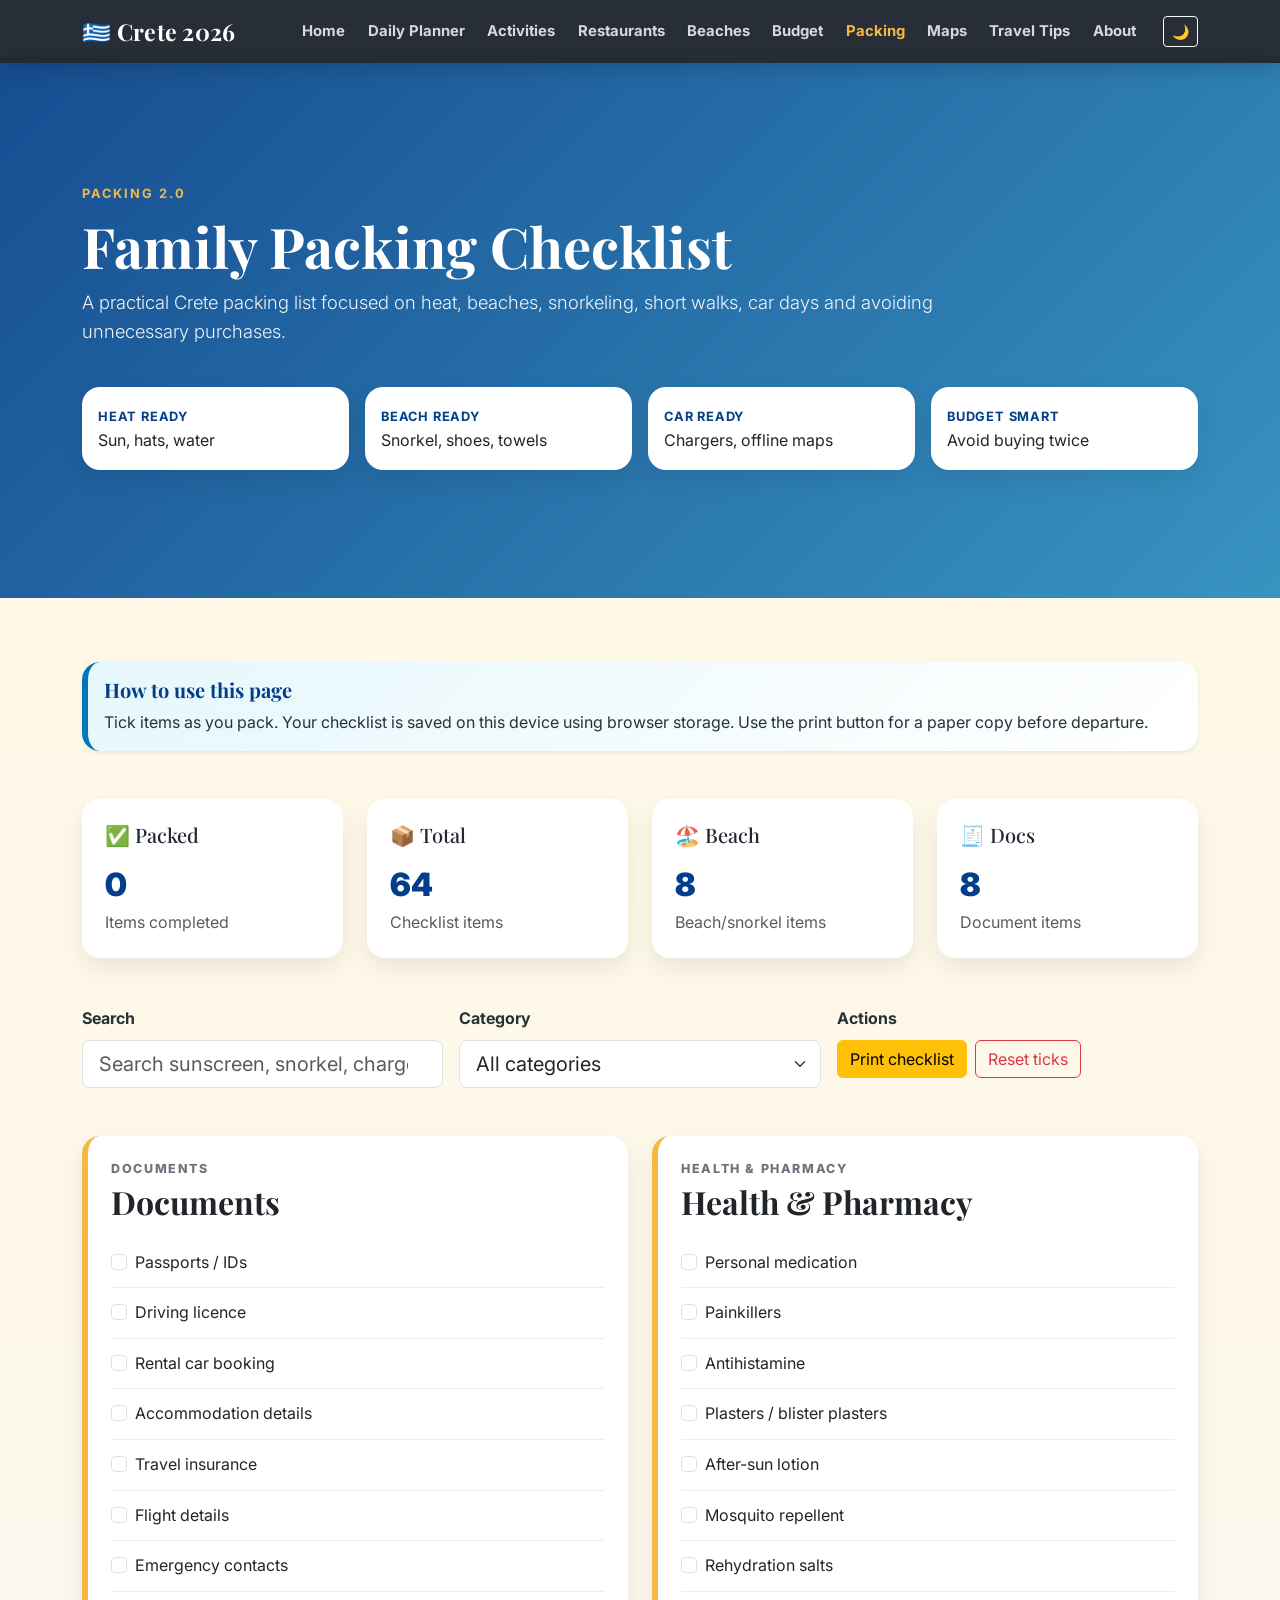
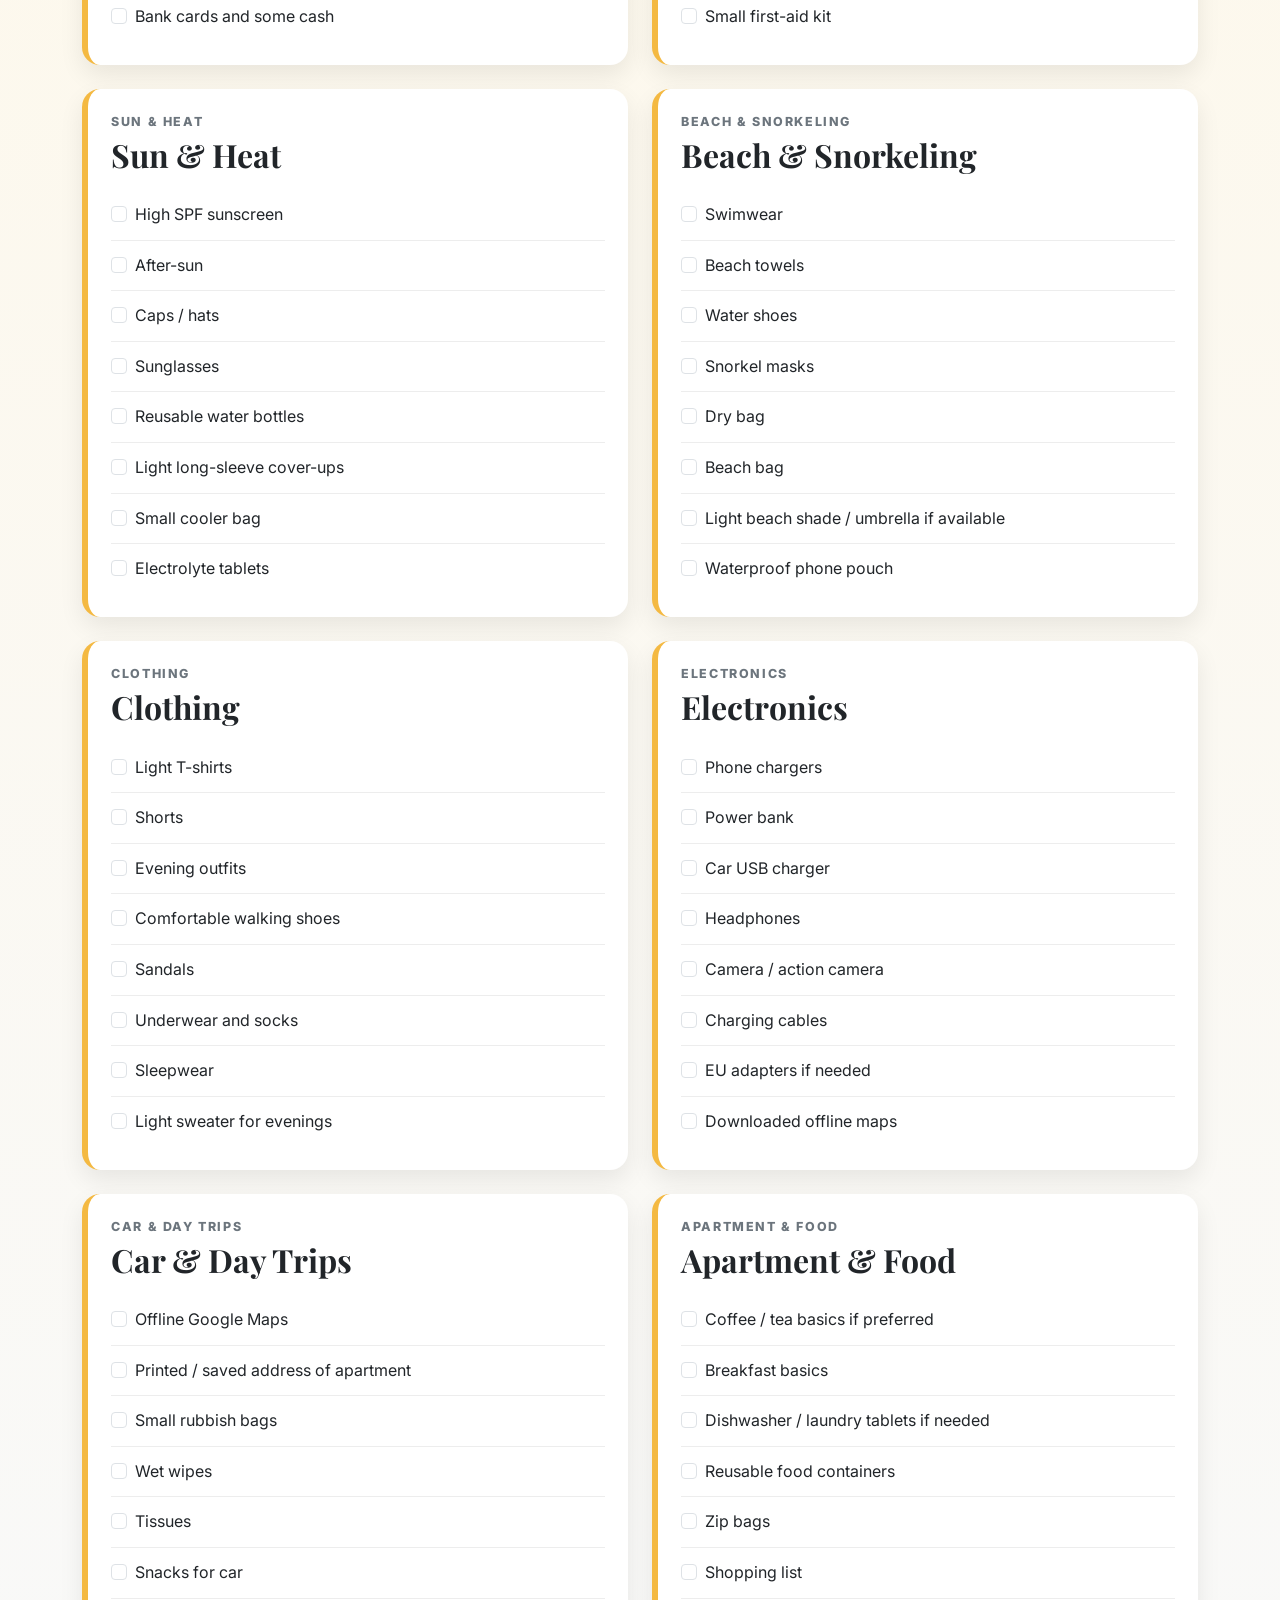
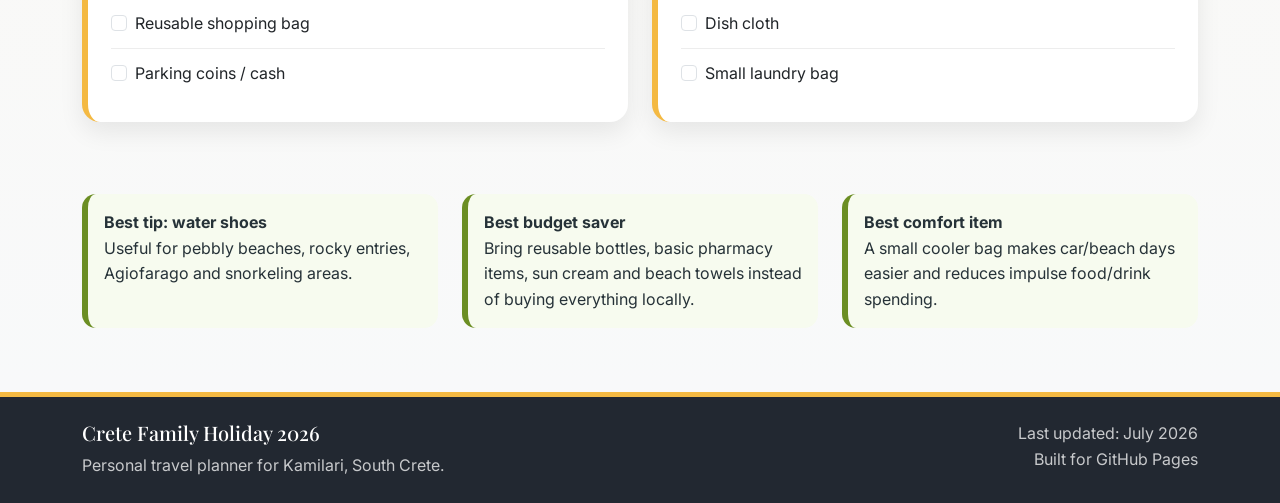
<file: packing.html>
<!DOCTYPE html>
<html lang="en">
<head>
    <meta charset="UTF-8">
    <meta name="viewport" content="width=device-width, initial-scale=1.0">
    <title>Packing | Crete Family Holiday 2026</title>
    <link href="https://cdn.jsdelivr.net/npm/bootstrap@5.3.3/dist/css/bootstrap.min.css" rel="stylesheet">
    <link href="https://fonts.googleapis.com/css2?family=Playfair+Display:wght@600;700&family=Inter:wght@400;500;600;700&display=swap" rel="stylesheet">
    <link href="css/style.css" rel="stylesheet">
    <style>
        .packing-hero { background: linear-gradient(135deg, rgba(2,62,138,.92), rgba(0,119,182,.78)); }
        .section-label { letter-spacing: 1.6px; font-size: .78rem; text-transform: uppercase; color: #0077b6; font-weight: 800; }
        .packing-item { border-bottom: 1px solid rgba(0,0,0,.07); padding: .75rem 0; }
        .packing-item:last-child { border-bottom: 0; }
        .packing-item input:checked + label { text-decoration: line-through; color: #6c757d; }
        .category-card { border-left: 6px solid #f4b942; }
        .kpi-value { font-size: 2rem; font-weight: 900; color: #023e8a; }
        .tip-box { border-left: 6px solid #6b8e23; background: #f7fbef; border-radius: 14px; padding: 1rem; height: 100%; }
        .print-only { display: none; }
        @media print {
            nav, header, footer, .no-print, .btn, .alert { display: none !important; }
            body { background: #fff !important; }
            .card { box-shadow: none !important; border: 1px solid #ddd !important; break-inside: avoid; }
            .print-only { display: block; }
        }
    </style>
</head>
<body>
    <nav class="navbar navbar-expand-lg navbar-dark bg-dark fixed-top">
        <div class="container">
            <a class="navbar-brand fw-bold" href="index.html">🇬🇷 Crete 2026</a>
            <button class="navbar-toggler" type="button" data-bs-toggle="collapse" data-bs-target="#mainNavbar" aria-controls="mainNavbar" aria-expanded="false" aria-label="Toggle navigation"><span class="navbar-toggler-icon"></span></button>
            <div class="collapse navbar-collapse" id="mainNavbar">
                <ul class="navbar-nav ms-auto align-items-lg-center">
                    <li class="nav-item"><a class="nav-link" href="index.html">Home</a></li>
                    <li class="nav-item"><a class="nav-link" href="itinerary.html">Daily Planner</a></li>
                    <li class="nav-item"><a class="nav-link" href="activities.html">Activities</a></li>
                    <li class="nav-item"><a class="nav-link" href="restaurants.html">Restaurants</a></li>
                    <li class="nav-item"><a class="nav-link" href="beaches.html">Beaches</a></li>
                    <li class="nav-item"><a class="nav-link" href="budget.html">Budget</a></li>
                    <li class="nav-item"><a class="nav-link active" href="packing.html">Packing</a></li>
                    <li class="nav-item"><a class="nav-link" href="maps.html">Maps</a></li>
                    <li class="nav-item"><a class="nav-link" href="traveltips.html">Travel Tips</a></li>
                    <li class="nav-item"><a class="nav-link" href="about.html">About</a></li>
                    <li class="nav-item"><button id="darkModeToggle" class="btn btn-sm btn-outline-light ms-lg-3" type="button">🌙</button></li>
                </ul>
            </div>
        </div>
    </nav>

    <header class="packing-hero text-white py-5" style="margin-top:56px;">
        <div class="container py-5">
            <p class="text-uppercase fw-bold mb-2">Packing 2.0</p>
            <h1 class="display-4 fw-bold">Family Packing Checklist</h1>
            <p class="lead">A practical Crete packing list focused on heat, beaches, snorkeling, short walks, car days and avoiding unnecessary purchases.</p>
            <div class="row g-3 mt-4">
                <div class="col-md-3"><div class="bg-white text-dark rounded p-3 h-100"><strong>Heat ready</strong><br>Sun, hats, water</div></div>
                <div class="col-md-3"><div class="bg-white text-dark rounded p-3 h-100"><strong>Beach ready</strong><br>Snorkel, shoes, towels</div></div>
                <div class="col-md-3"><div class="bg-white text-dark rounded p-3 h-100"><strong>Car ready</strong><br>Chargers, offline maps</div></div>
                <div class="col-md-3"><div class="bg-white text-dark rounded p-3 h-100"><strong>Budget smart</strong><br>Avoid buying twice</div></div>
            </div>
        </div>
    </header>

    <main>
        <section class="py-5 bg-light">
            <div class="container">
                <div class="alert alert-info shadow-sm border-0 mb-5 no-print">
                    <h2 class="h5 fw-bold mb-2">How to use this page</h2>
                    <p class="mb-0">Tick items as you pack. Your checklist is saved on this device using browser storage. Use the print button for a paper copy before departure.</p>
                </div>

                <div class="row g-4 mb-5 no-print">
                    <div class="col-md-3"><div class="card h-100 shadow-sm"><div class="card-body"><h3>✅ Packed</h3><div id="packedCount" class="kpi-value">0</div><p class="text-muted mb-0">Items completed</p></div></div></div>
                    <div class="col-md-3"><div class="card h-100 shadow-sm"><div class="card-body"><h3>📦 Total</h3><div id="totalCount" class="kpi-value">0</div><p class="text-muted mb-0">Checklist items</p></div></div></div>
                    <div class="col-md-3"><div class="card h-100 shadow-sm"><div class="card-body"><h3>🏖️ Beach</h3><div id="beachCount" class="kpi-value">0</div><p class="text-muted mb-0">Beach/snorkel items</p></div></div></div>
                    <div class="col-md-3"><div class="card h-100 shadow-sm"><div class="card-body"><h3>🧾 Docs</h3><div id="docsCount" class="kpi-value">0</div><p class="text-muted mb-0">Document items</p></div></div></div>
                </div>

                <div class="row g-3 mb-5 no-print">
                    <div class="col-md-4"><label for="packingSearch" class="form-label fw-bold">Search</label><input id="packingSearch" class="form-control form-control-lg" type="search" placeholder="Search sunscreen, snorkel, charger..."></div>
                    <div class="col-md-4"><label for="categoryFilter" class="form-label fw-bold">Category</label><select id="categoryFilter" class="form-select form-select-lg"><option value="all">All categories</option></select></div>
                    <div class="col-md-4"><label class="form-label fw-bold">Actions</label><div class="d-flex flex-wrap gap-2"><button id="printPacking" class="btn btn-warning" type="button">Print checklist</button><button id="resetPacking" class="btn btn-outline-danger" type="button">Reset ticks</button></div></div>
                </div>

                <div class="print-only mb-4"><h1>Crete Family Holiday 2026 — Packing Checklist</h1><p>Print version</p></div>
                <div id="packingContainer" class="row g-4"></div>

                <div class="row g-4 mt-5 no-print">
                    <div class="col-md-4"><div class="tip-box"><strong>Best tip: water shoes</strong><br>Useful for pebbly beaches, rocky entries, Agiofarago and snorkeling areas.</div></div>
                    <div class="col-md-4"><div class="tip-box"><strong>Best budget saver</strong><br>Bring reusable bottles, basic pharmacy items, sun cream and beach towels instead of buying everything locally.</div></div>
                    <div class="col-md-4"><div class="tip-box"><strong>Best comfort item</strong><br>A small cooler bag makes car/beach days easier and reduces impulse food/drink spending.</div></div>
                </div>
            </div>
        </section>
    </main>

    <footer class="bg-dark text-white py-4">
        <div class="container"><div class="row"><div class="col-md-6"><h5>Crete Family Holiday 2026</h5><p class="mb-0">Personal travel planner for Kamilari, South Crete.</p></div><div class="col-md-6 text-md-end"><p class="mb-0">Last updated: July 2026</p><p class="mb-0">Built for GitHub Pages</p></div></div></div>
    </footer>

    <script src="https://cdn.jsdelivr.net/npm/bootstrap@5.3.3/dist/js/bootstrap.bundle.min.js"></script>
    <script src="js/data.js"></script>
    <script src="js/script.js"></script>
    <script>
        const packingKey = "cretePackingChecklist";
        const packingData = [
            { category: "Documents", items: ["Passports / IDs", "Driving licence", "Rental car booking", "Accommodation details", "Travel insurance", "Flight details", "Emergency contacts", "Bank cards and some cash"] },
            { category: "Health & Pharmacy", items: ["Personal medication", "Painkillers", "Antihistamine", "Plasters / blister plasters", "After-sun lotion", "Mosquito repellent", "Rehydration salts", "Small first-aid kit"] },
            { category: "Sun & Heat", items: ["High SPF sunscreen", "After-sun", "Caps / hats", "Sunglasses", "Reusable water bottles", "Light long-sleeve cover-ups", "Small cooler bag", "Electrolyte tablets"] },
            { category: "Beach & Snorkeling", items: ["Swimwear", "Beach towels", "Water shoes", "Snorkel masks", "Dry bag", "Beach bag", "Light beach shade / umbrella if available", "Waterproof phone pouch"] },
            { category: "Clothing", items: ["Light T-shirts", "Shorts", "Evening outfits", "Comfortable walking shoes", "Sandals", "Underwear and socks", "Sleepwear", "Light sweater for evenings"] },
            { category: "Electronics", items: ["Phone chargers", "Power bank", "Car USB charger", "Headphones", "Camera / action camera", "Charging cables", "EU adapters if needed", "Downloaded offline maps"] },
            { category: "Car & Day Trips", items: ["Offline Google Maps", "Printed / saved address of apartment", "Small rubbish bags", "Wet wipes", "Tissues", "Snacks for car", "Reusable shopping bag", "Parking coins / cash"] },
            { category: "Apartment & Food", items: ["Coffee / tea basics if preferred", "Breakfast basics", "Dishwasher / laundry tablets if needed", "Reusable food containers", "Zip bags", "Shopping list", "Dish cloth", "Small laundry bag"] }
        ];

        function slugify(value) { return String(value).toLowerCase().replace(/[^a-z0-9]+/g, "-").replace(/^-|-$/g, ""); }
        function getPacked() { try { return JSON.parse(localStorage.getItem(packingKey)) || {}; } catch (e) { return {}; } }
        function savePacked(data) { localStorage.setItem(packingKey, JSON.stringify(data)); }

        function populateCategoryFilter() {
            document.getElementById("categoryFilter").innerHTML = '<option value="all">All categories</option>' + packingData.map(group => `<option value="${group.category}">${group.category}</option>`).join("");
        }

        function renderPacking() {
            const packed = getPacked();
            const search = document.getElementById("packingSearch").value.toLowerCase().trim();
            const category = document.getElementById("categoryFilter").value;
            const groups = packingData.filter(group => category === "all" || group.category === category);

            document.getElementById("packingContainer").innerHTML = groups.map(group => {
                const items = group.items.filter(item => !search || item.toLowerCase().includes(search) || group.category.toLowerCase().includes(search));
                if (!items.length) return "";
                return `<div class="col-lg-6"><div class="card shadow-sm category-card h-100"><div class="card-body"><p class="section-label mb-1">${group.category}</p><h2 class="fw-bold mb-3">${group.category}</h2>${items.map(item => {
                    const id = slugify(group.category + "-" + item);
                    const checked = packed[id] ? "checked" : "";
                    return `<div class="packing-item"><input class="form-check-input packing-checkbox me-2" type="checkbox" id="${id}" data-id="${id}" ${checked}><label class="form-check-label" for="${id}">${item}</label></div>`;
                }).join("")}</div></div></div>`;
            }).join("");
            setupCheckboxes();
            updateStats();
        }

        function setupCheckboxes() {
            document.querySelectorAll(".packing-checkbox").forEach(cb => cb.addEventListener("change", function() {
                const packed = getPacked();
                packed[cb.dataset.id] = cb.checked;
                savePacked(packed);
                updateStats();
            }));
        }

        function updateStats() {
            const packed = getPacked();
            const allItems = packingData.flatMap(group => group.items.map(item => ({ category: group.category, item })));
            const packedCount = Object.values(packed).filter(Boolean).length;
            const beachTotal = packingData.find(group => group.category === "Beach & Snorkeling").items.length;
            const docsTotal = packingData.find(group => group.category === "Documents").items.length;
            document.getElementById("packedCount").textContent = packedCount;
            document.getElementById("totalCount").textContent = allItems.length;
            document.getElementById("beachCount").textContent = beachTotal;
            document.getElementById("docsCount").textContent = docsTotal;
        }

        document.addEventListener("DOMContentLoaded", function() {
            populateCategoryFilter();
            renderPacking();
            document.getElementById("packingSearch").addEventListener("input", renderPacking);
            document.getElementById("categoryFilter").addEventListener("change", renderPacking);
            document.getElementById("printPacking").addEventListener("click", () => window.print());
            document.getElementById("resetPacking").addEventListener("click", function() {
                if (confirm("Reset all packed ticks?")) {
                    localStorage.removeItem(packingKey);
                    renderPacking();
                }
            });
        });
    </script>
</body>
</html>
</file>
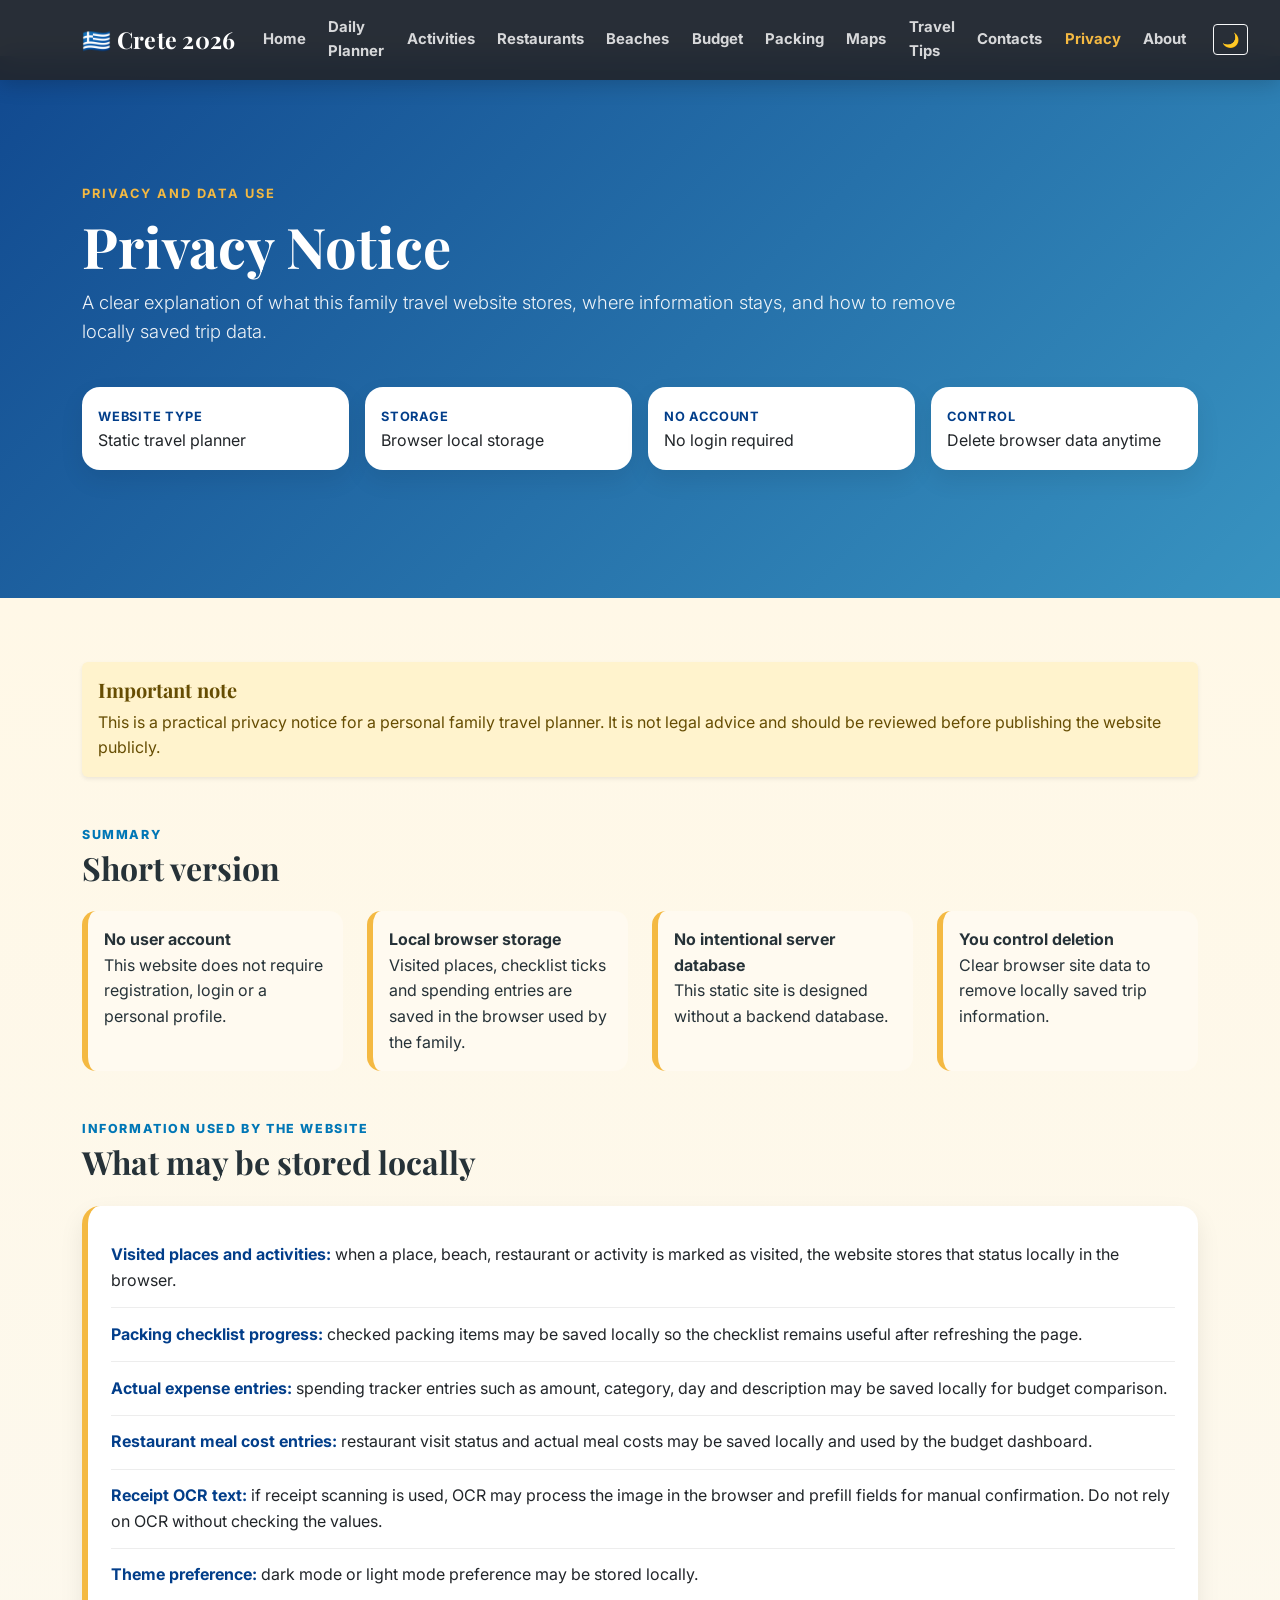
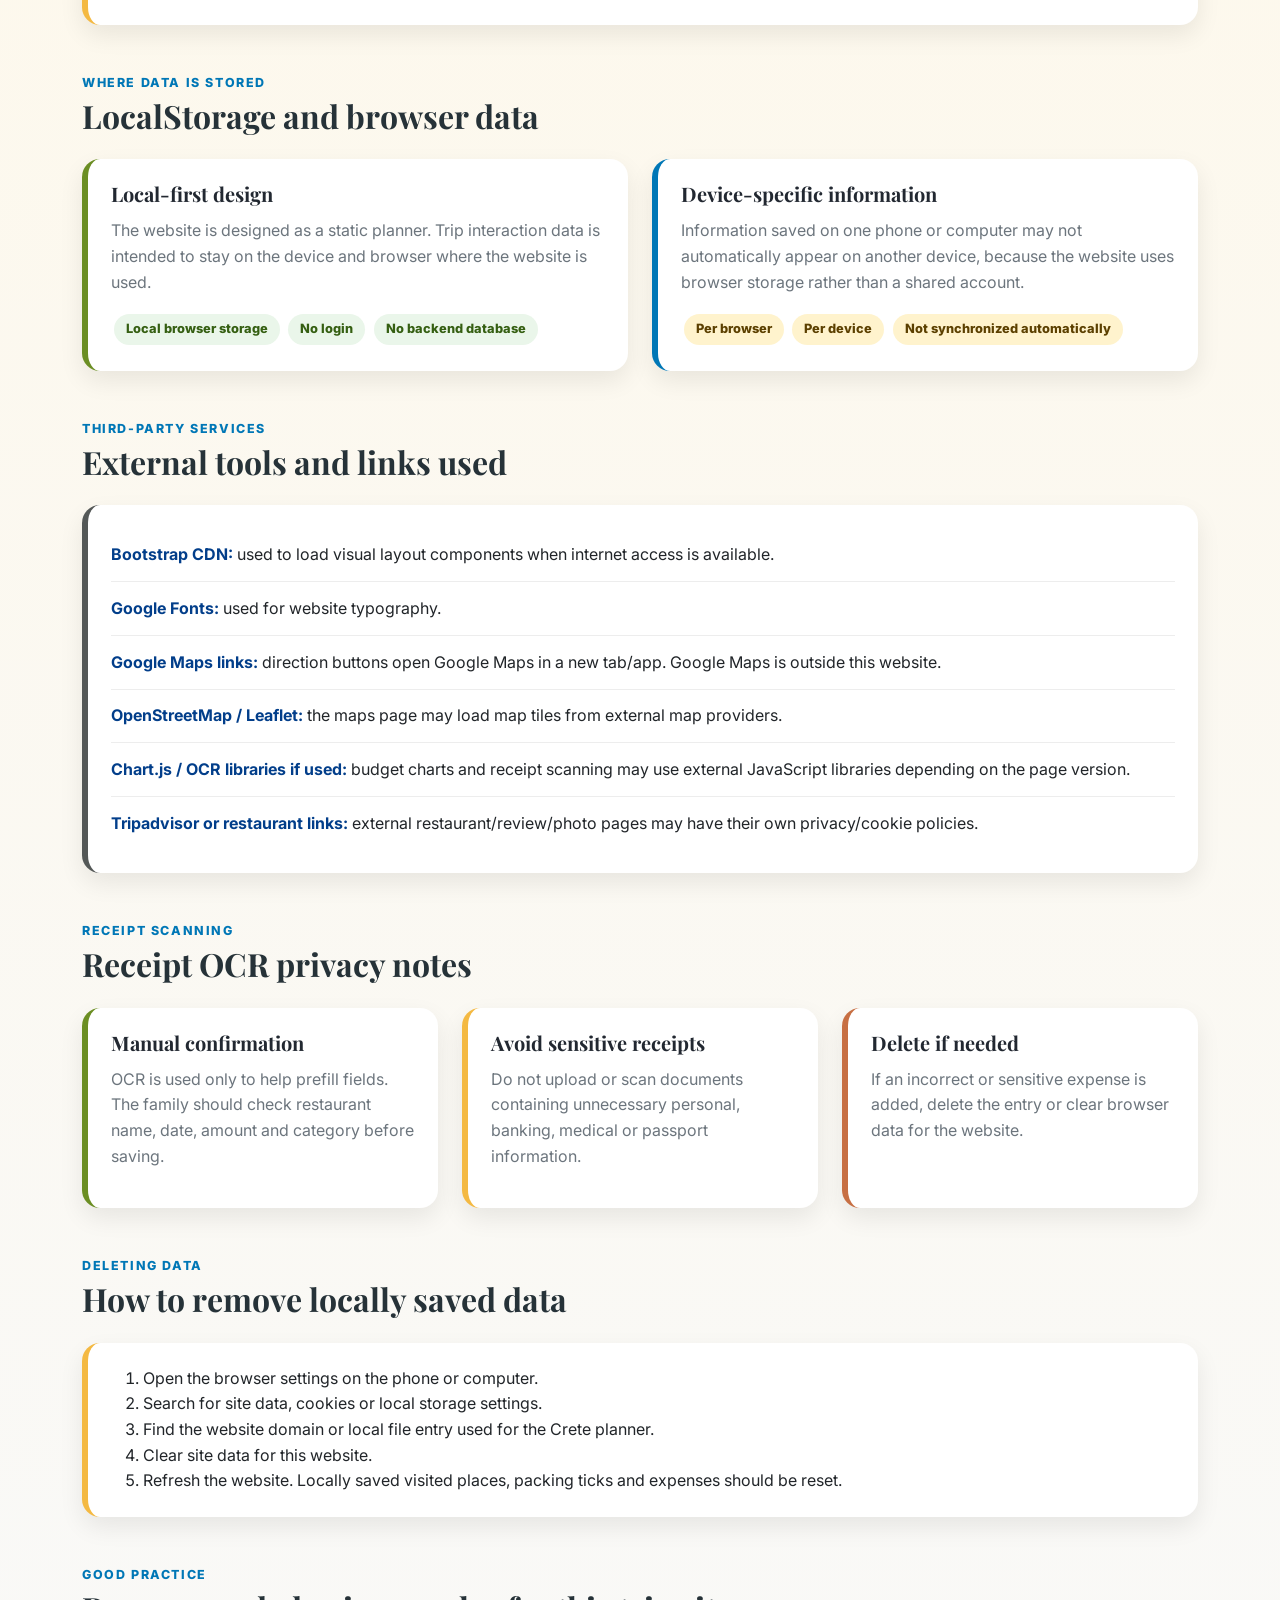
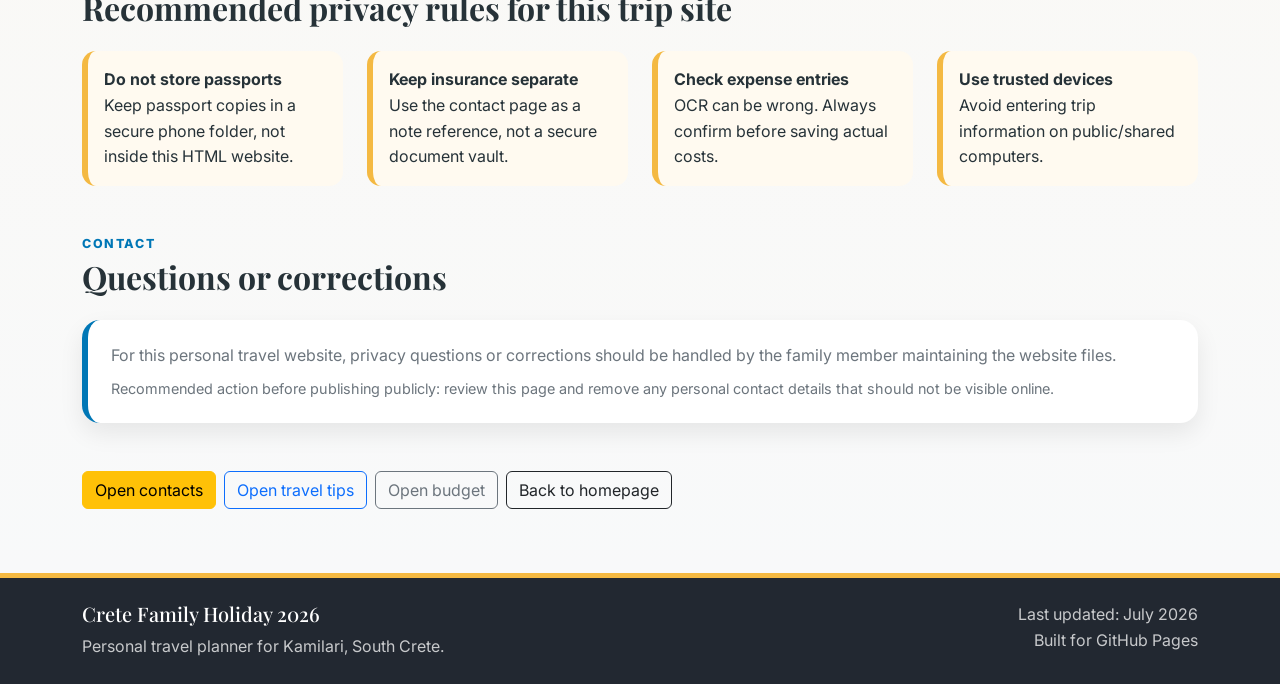
<file: privacy.html>
<!DOCTYPE html>
<html lang="en">
<head>
  <meta charset="UTF-8">
  <meta name="viewport" content="width=device-width, initial-scale=1.0">
  <title>Privacy | Crete Family Holiday 2026</title>
  <link href="https://cdn.jsdelivr.net/npm/bootstrap@5.3.3/dist/css/bootstrap.min.css" rel="stylesheet">
  <link href="https://fonts.googleapis.com/css2?family=Playfair+Display:wght@600;700&family=Inter:wght@400;500;600;700&display=swap" rel="stylesheet">
  <link href="css/style.css" rel="stylesheet">
  <style>
    .privacy-hero {
      background: linear-gradient(135deg, rgba(2,62,138,.94), rgba(0,119,182,.78));
    }
    .section-label {
      letter-spacing: 1.6px;
      font-size: .78rem;
      text-transform: uppercase;
      color: #0077b6;
      font-weight: 800;
    }
    .privacy-card {
      border-left: 6px solid #f4b942;
      border-radius: 18px;
    }
    .blue-card { border-left-color: #0077b6; }
    .green-card { border-left-color: #6b8e23; }
    .grey-card { border-left-color: #545857; }
    .red-card { border-left-color: #c76f43; }
    .privacy-pill {
      display:inline-block;
      padding:.35rem .75rem;
      border-radius:999px;
      background:rgba(0,119,182,.1);
      color:#023e8a;
      font-size:.8rem;
      font-weight:800;
      margin:.15rem;
    }
    .safe-pill { background:#eaf6ea; color:#355f12; }
    .warning-pill { background:#fff3cd; color:#5c4000; }
    .local-note {
      background:#fffaf0;
      border-left:6px solid #f4b942;
      border-radius:14px;
      padding:1rem;
      height:100%;
    }
    .privacy-row {
      border-bottom:1px solid rgba(0,0,0,.07);
      padding:.85rem 0;
    }
    .privacy-row:last-child { border-bottom:0; }
    .small-note { font-size:.9rem; color:#6c757d; }
  </style>
</head>
<body>
  <nav class="navbar navbar-expand-lg navbar-dark bg-dark fixed-top">
    <div class="container">
      <a class="navbar-brand fw-bold" href="index.html">🇬🇷 Crete 2026</a>
      <button class="navbar-toggler" type="button" data-bs-toggle="collapse" data-bs-target="#mainNavbar" aria-controls="mainNavbar" aria-expanded="false" aria-label="Toggle navigation">
        <span class="navbar-toggler-icon"></span>
      </button>
      <div class="collapse navbar-collapse" id="mainNavbar">
        <ul class="navbar-nav ms-auto align-items-lg-center">
          <li class="nav-item"><a class="nav-link" href="index.html">Home</a></li>
          <li class="nav-item"><a class="nav-link" href="itinerary.html">Daily Planner</a></li>
          <li class="nav-item"><a class="nav-link" href="activities.html">Activities</a></li>
          <li class="nav-item"><a class="nav-link" href="restaurants.html">Restaurants</a></li>
          <li class="nav-item"><a class="nav-link" href="beaches.html">Beaches</a></li>
          <li class="nav-item"><a class="nav-link" href="budget.html">Budget</a></li>
          <li class="nav-item"><a class="nav-link" href="packing.html">Packing</a></li>
          <li class="nav-item"><a class="nav-link" href="maps.html">Maps</a></li>
          <li class="nav-item"><a class="nav-link" href="traveltips.html">Travel Tips</a></li>
          <li class="nav-item"><a class="nav-link" href="contact.html">Contacts</a></li>
          <li class="nav-item"><a class="nav-link active" href="privacy.html">Privacy</a></li>
          <li class="nav-item"><a class="nav-link" href="about.html">About</a></li>
          <li class="nav-item"><button id="darkModeToggle" class="btn btn-sm btn-outline-light ms-lg-3" type="button">🌙</button></li>
        </ul>
      </div>
    </div>
  </nav>

  <header class="privacy-hero text-white py-5" style="margin-top:56px;">
    <div class="container py-5">
      <p class="text-uppercase fw-bold mb-2">Privacy and Data Use</p>
      <h1 class="display-4 fw-bold">Privacy Notice</h1>
      <p class="lead">A clear explanation of what this family travel website stores, where information stays, and how to remove locally saved trip data.</p>
      <div class="row g-3 mt-4">
        <div class="col-md-3"><div class="bg-white text-dark rounded p-3 h-100"><strong>Website type</strong><br>Static travel planner</div></div>
        <div class="col-md-3"><div class="bg-white text-dark rounded p-3 h-100"><strong>Storage</strong><br>Browser local storage</div></div>
        <div class="col-md-3"><div class="bg-white text-dark rounded p-3 h-100"><strong>No account</strong><br>No login required</div></div>
        <div class="col-md-3"><div class="bg-white text-dark rounded p-3 h-100"><strong>Control</strong><br>Delete browser data anytime</div></div>
      </div>
    </div>
  </header>

  <main>
    <section class="py-5 bg-light">
      <div class="container">
        <div class="alert alert-warning shadow-sm border-0 mb-5">
          <h2 class="h5 fw-bold mb-2">Important note</h2>
          <p class="mb-0">This is a practical privacy notice for a personal family travel planner. It is not legal advice and should be reviewed before publishing the website publicly.</p>
        </div>

        <section class="mb-5">
          <p class="section-label mb-1">Summary</p>
          <h2 class="fw-bold mb-4">Short version</h2>
          <div class="row g-4">
            <div class="col-lg-3"><div class="local-note"><strong>No user account</strong><br>This website does not require registration, login or a personal profile.</div></div>
            <div class="col-lg-3"><div class="local-note"><strong>Local browser storage</strong><br>Visited places, checklist ticks and spending entries are saved in the browser used by the family.</div></div>
            <div class="col-lg-3"><div class="local-note"><strong>No intentional server database</strong><br>This static site is designed without a backend database.</div></div>
            <div class="col-lg-3"><div class="local-note"><strong>You control deletion</strong><br>Clear browser site data to remove locally saved trip information.</div></div>
          </div>
        </section>

        <section class="mb-5">
          <p class="section-label mb-1">Information used by the website</p>
          <h2 class="fw-bold mb-4">What may be stored locally</h2>
          <div class="card privacy-card shadow-sm">
            <div class="card-body">
              <div class="privacy-row"><strong>Visited places and activities:</strong> when a place, beach, restaurant or activity is marked as visited, the website stores that status locally in the browser.</div>
              <div class="privacy-row"><strong>Packing checklist progress:</strong> checked packing items may be saved locally so the checklist remains useful after refreshing the page.</div>
              <div class="privacy-row"><strong>Actual expense entries:</strong> spending tracker entries such as amount, category, day and description may be saved locally for budget comparison.</div>
              <div class="privacy-row"><strong>Restaurant meal cost entries:</strong> restaurant visit status and actual meal costs may be saved locally and used by the budget dashboard.</div>
              <div class="privacy-row"><strong>Receipt OCR text:</strong> if receipt scanning is used, OCR may process the image in the browser and prefill fields for manual confirmation. Do not rely on OCR without checking the values.</div>
              <div class="privacy-row"><strong>Theme preference:</strong> dark mode or light mode preference may be stored locally.</div>
            </div>
          </div>
        </section>

        <section class="mb-5">
          <p class="section-label mb-1">Where data is stored</p>
          <h2 class="fw-bold mb-4">LocalStorage and browser data</h2>
          <div class="row g-4">
            <div class="col-lg-6">
              <div class="card privacy-card green-card h-100 shadow-sm">
                <div class="card-body">
                  <h3 class="fw-bold">Local-first design</h3>
                  <p>The website is designed as a static planner. Trip interaction data is intended to stay on the device and browser where the website is used.</p>
                  <span class="privacy-pill safe-pill">Local browser storage</span>
                  <span class="privacy-pill safe-pill">No login</span>
                  <span class="privacy-pill safe-pill">No backend database</span>
                </div>
              </div>
            </div>
            <div class="col-lg-6">
              <div class="card privacy-card blue-card h-100 shadow-sm">
                <div class="card-body">
                  <h3 class="fw-bold">Device-specific information</h3>
                  <p>Information saved on one phone or computer may not automatically appear on another device, because the website uses browser storage rather than a shared account.</p>
                  <span class="privacy-pill warning-pill">Per browser</span>
                  <span class="privacy-pill warning-pill">Per device</span>
                  <span class="privacy-pill warning-pill">Not synchronized automatically</span>
                </div>
              </div>
            </div>
          </div>
        </section>

        <section class="mb-5">
          <p class="section-label mb-1">Third-party services</p>
          <h2 class="fw-bold mb-4">External tools and links used</h2>
          <div class="card privacy-card grey-card shadow-sm">
            <div class="card-body">
              <div class="privacy-row"><strong>Bootstrap CDN:</strong> used to load visual layout components when internet access is available.</div>
              <div class="privacy-row"><strong>Google Fonts:</strong> used for website typography.</div>
              <div class="privacy-row"><strong>Google Maps links:</strong> direction buttons open Google Maps in a new tab/app. Google Maps is outside this website.</div>
              <div class="privacy-row"><strong>OpenStreetMap / Leaflet:</strong> the maps page may load map tiles from external map providers.</div>
              <div class="privacy-row"><strong>Chart.js / OCR libraries if used:</strong> budget charts and receipt scanning may use external JavaScript libraries depending on the page version.</div>
              <div class="privacy-row"><strong>Tripadvisor or restaurant links:</strong> external restaurant/review/photo pages may have their own privacy/cookie policies.</div>
            </div>
          </div>
        </section>

        <section class="mb-5">
          <p class="section-label mb-1">Receipt scanning</p>
          <h2 class="fw-bold mb-4">Receipt OCR privacy notes</h2>
          <div class="row g-4">
            <div class="col-lg-4"><div class="card privacy-card green-card h-100 shadow-sm"><div class="card-body"><h3 class="fw-bold">Manual confirmation</h3><p>OCR is used only to help prefill fields. The family should check restaurant name, date, amount and category before saving.</p></div></div></div>
            <div class="col-lg-4"><div class="card privacy-card h-100 shadow-sm"><div class="card-body"><h3 class="fw-bold">Avoid sensitive receipts</h3><p>Do not upload or scan documents containing unnecessary personal, banking, medical or passport information.</p></div></div></div>
            <div class="col-lg-4"><div class="card privacy-card red-card h-100 shadow-sm"><div class="card-body"><h3 class="fw-bold">Delete if needed</h3><p>If an incorrect or sensitive expense is added, delete the entry or clear browser data for the website.</p></div></div></div>
          </div>
        </section>

        <section class="mb-5">
          <p class="section-label mb-1">Deleting data</p>
          <h2 class="fw-bold mb-4">How to remove locally saved data</h2>
          <div class="card privacy-card shadow-sm">
            <div class="card-body">
              <ol class="mb-0">
                <li>Open the browser settings on the phone or computer.</li>
                <li>Search for site data, cookies or local storage settings.</li>
                <li>Find the website domain or local file entry used for the Crete planner.</li>
                <li>Clear site data for this website.</li>
                <li>Refresh the website. Locally saved visited places, packing ticks and expenses should be reset.</li>
              </ol>
            </div>
          </div>
        </section>

        <section class="mb-5">
          <p class="section-label mb-1">Good practice</p>
          <h2 class="fw-bold mb-4">Recommended privacy rules for this trip site</h2>
          <div class="row g-4">
            <div class="col-md-6 col-lg-3"><div class="local-note"><strong>Do not store passports</strong><br>Keep passport copies in a secure phone folder, not inside this HTML website.</div></div>
            <div class="col-md-6 col-lg-3"><div class="local-note"><strong>Keep insurance separate</strong><br>Use the contact page as a note reference, not a secure document vault.</div></div>
            <div class="col-md-6 col-lg-3"><div class="local-note"><strong>Check expense entries</strong><br>OCR can be wrong. Always confirm before saving actual costs.</div></div>
            <div class="col-md-6 col-lg-3"><div class="local-note"><strong>Use trusted devices</strong><br>Avoid entering trip information on public/shared computers.</div></div>
          </div>
        </section>

        <section class="mb-5">
          <p class="section-label mb-1">Contact</p>
          <h2 class="fw-bold mb-4">Questions or corrections</h2>
          <div class="card privacy-card blue-card shadow-sm">
            <div class="card-body">
              <p class="mb-2">For this personal travel website, privacy questions or corrections should be handled by the family member maintaining the website files.</p>
              <p class="mb-0 small-note">Recommended action before publishing publicly: review this page and remove any personal contact details that should not be visible online.</p>
            </div>
          </div>
        </section>

        <div class="d-flex flex-wrap gap-2">
          <a class="btn btn-warning" href="contact.html">Open contacts</a>
          <a class="btn btn-outline-primary" href="traveltips.html">Open travel tips</a>
          <a class="btn btn-outline-secondary" href="budget.html">Open budget</a>
          <a class="btn btn-outline-dark" href="index.html">Back to homepage</a>
        </div>
      </div>
    </section>
  </main>

  <footer class="bg-dark text-white py-4">
    <div class="container"><div class="row"><div class="col-md-6"><h5>Crete Family Holiday 2026</h5><p class="mb-0">Personal travel planner for Kamilari, South Crete.</p></div><div class="col-md-6 text-md-end"><p class="mb-0">Last updated: July 2026</p><p class="mb-0">Built for GitHub Pages</p></div></div></div>
  </footer>

  <script src="https://cdn.jsdelivr.net/npm/bootstrap@5.3.3/dist/js/bootstrap.bundle.min.js"></script>
  <script src="js/data.js"></script>
  <script src="js/script.js"></script>
</body>
</html>
</file>
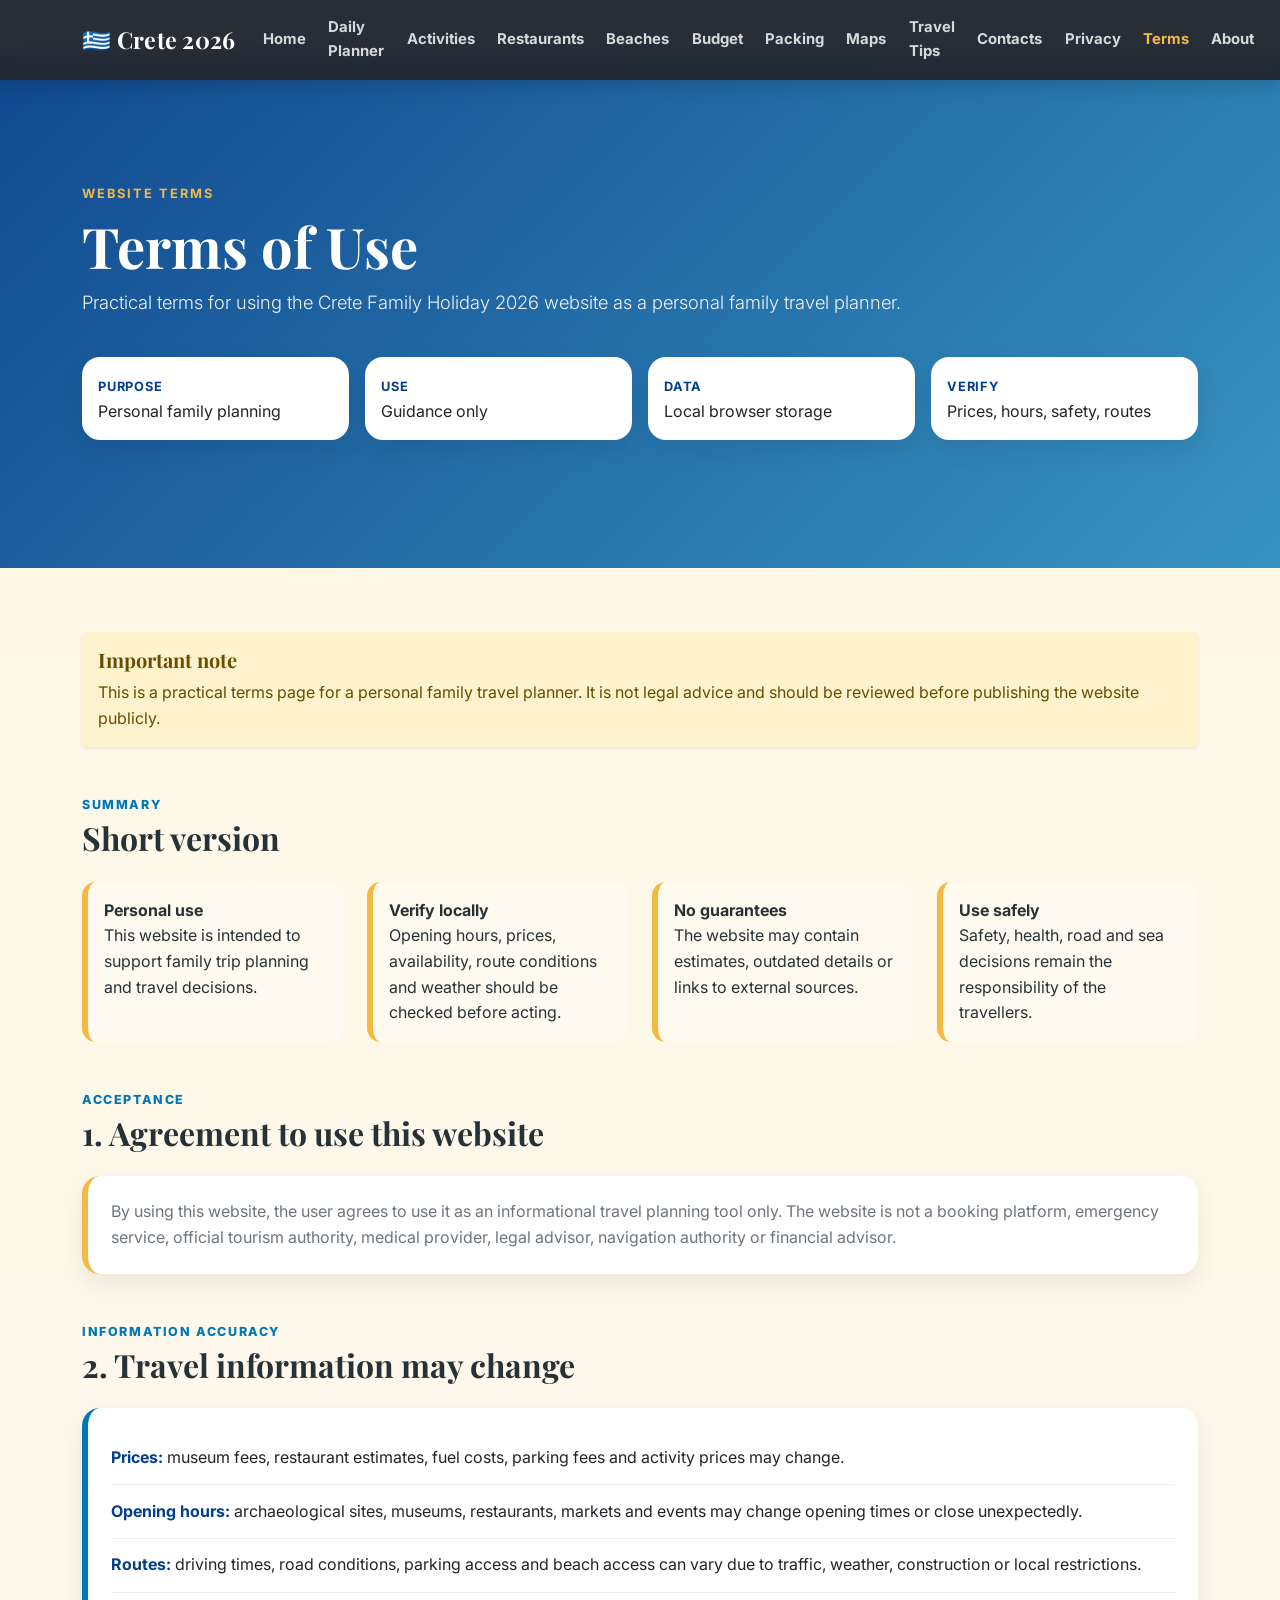
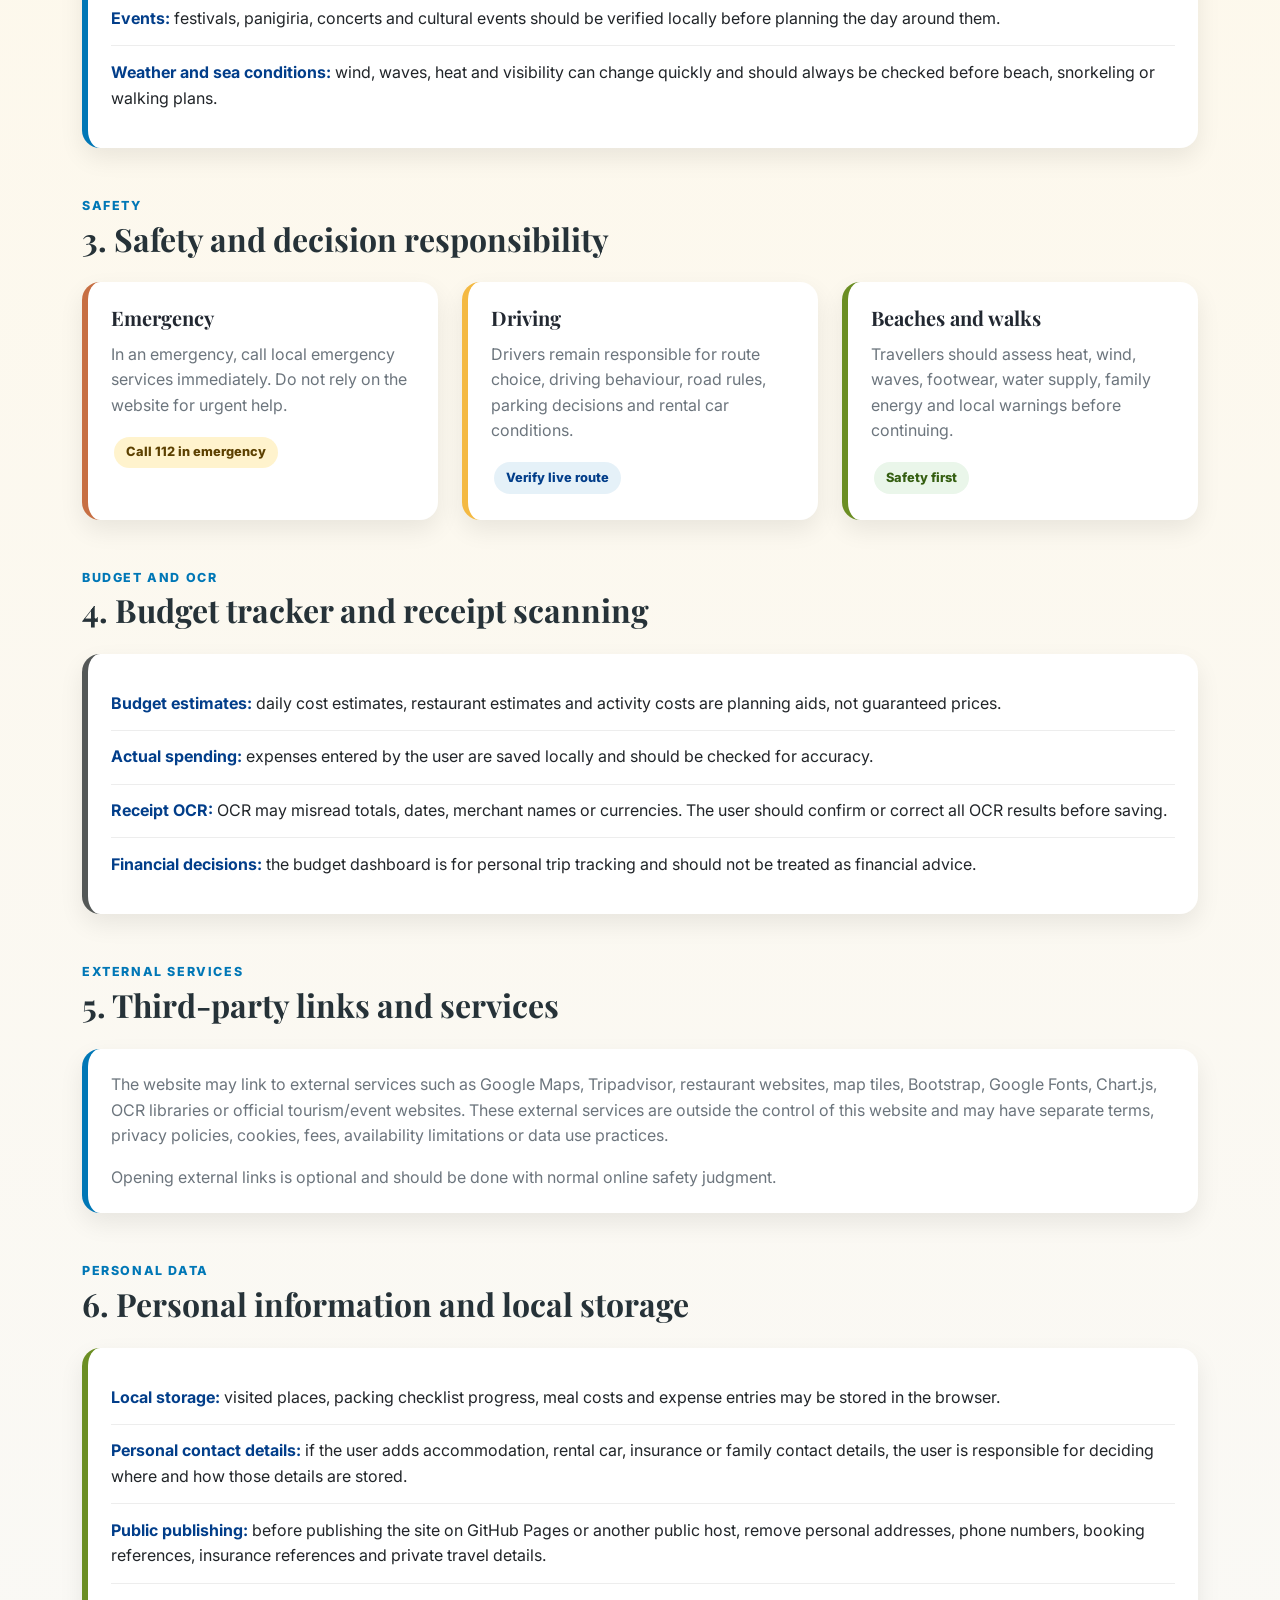
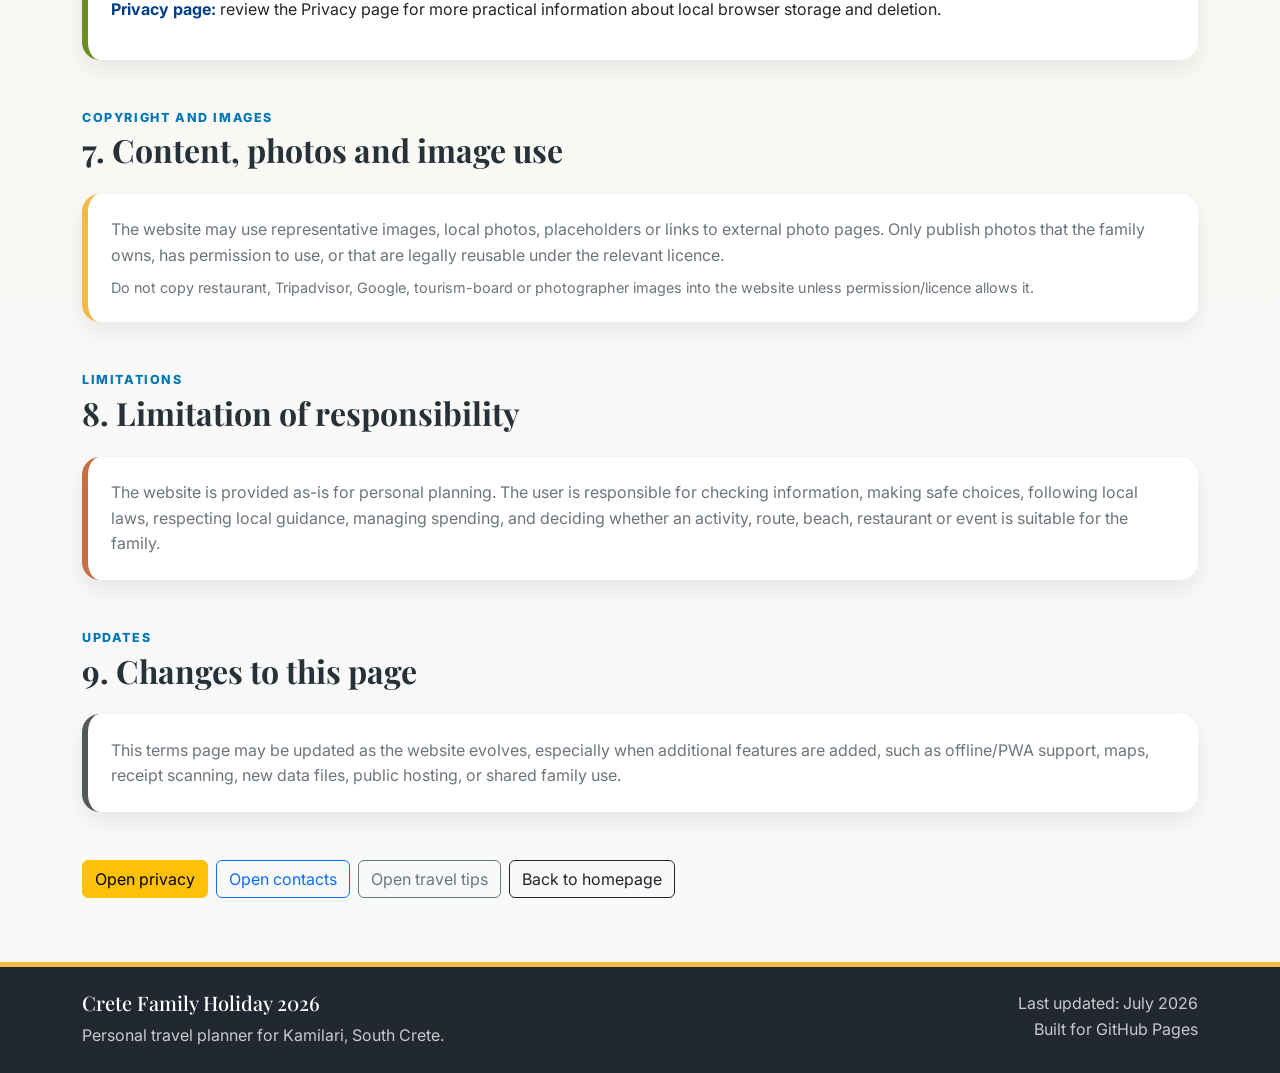
<file: terms.html>
<!DOCTYPE html>
<html lang="en">
<head>
  <meta charset="UTF-8">
  <meta name="viewport" content="width=device-width, initial-scale=1.0">
  <title>Terms | Crete Family Holiday 2026</title>
  <link href="https://cdn.jsdelivr.net/npm/bootstrap@5.3.3/dist/css/bootstrap.min.css" rel="stylesheet">
  <link href="https://fonts.googleapis.com/css2?family=Playfair+Display:wght@600;700&family=Inter:wght@400;500;600;700&display=swap" rel="stylesheet">
  <link href="css/style.css" rel="stylesheet">
  <style>
    .terms-hero {
      background: linear-gradient(135deg, rgba(2,62,138,.94), rgba(0,119,182,.78));
    }
    .section-label {
      letter-spacing: 1.6px;
      font-size: .78rem;
      text-transform: uppercase;
      color: #0077b6;
      font-weight: 800;
    }
    .terms-card {
      border-left: 6px solid #f4b942;
      border-radius: 18px;
    }
    .blue-card { border-left-color: #0077b6; }
    .green-card { border-left-color: #6b8e23; }
    .grey-card { border-left-color: #545857; }
    .red-card { border-left-color: #c76f43; }
    .terms-pill {
      display:inline-block;
      padding:.35rem .75rem;
      border-radius:999px;
      background:rgba(0,119,182,.1);
      color:#023e8a;
      font-size:.8rem;
      font-weight:800;
      margin:.15rem;
    }
    .warning-pill { background:#fff3cd; color:#5c4000; }
    .safe-pill { background:#eaf6ea; color:#355f12; }
    .terms-row {
      border-bottom:1px solid rgba(0,0,0,.07);
      padding:.85rem 0;
    }
    .terms-row:last-child { border-bottom:0; }
    .local-note {
      background:#fffaf0;
      border-left:6px solid #f4b942;
      border-radius:14px;
      padding:1rem;
      height:100%;
    }
    .small-note { font-size:.9rem; color:#6c757d; }
  </style>
</head>
<body>
  <nav class="navbar navbar-expand-lg navbar-dark bg-dark fixed-top">
    <div class="container">
      <a class="navbar-brand fw-bold" href="index.html">🇬🇷 Crete 2026</a>
      <button class="navbar-toggler" type="button" data-bs-toggle="collapse" data-bs-target="#mainNavbar" aria-controls="mainNavbar" aria-expanded="false" aria-label="Toggle navigation">
        <span class="navbar-toggler-icon"></span>
      </button>
      <div class="collapse navbar-collapse" id="mainNavbar">
        <ul class="navbar-nav ms-auto align-items-lg-center">
          <li class="nav-item"><a class="nav-link" href="index.html">Home</a></li>
          <li class="nav-item"><a class="nav-link" href="itinerary.html">Daily Planner</a></li>
          <li class="nav-item"><a class="nav-link" href="activities.html">Activities</a></li>
          <li class="nav-item"><a class="nav-link" href="restaurants.html">Restaurants</a></li>
          <li class="nav-item"><a class="nav-link" href="beaches.html">Beaches</a></li>
          <li class="nav-item"><a class="nav-link" href="budget.html">Budget</a></li>
          <li class="nav-item"><a class="nav-link" href="packing.html">Packing</a></li>
          <li class="nav-item"><a class="nav-link" href="maps.html">Maps</a></li>
          <li class="nav-item"><a class="nav-link" href="traveltips.html">Travel Tips</a></li>
          <li class="nav-item"><a class="nav-link" href="contact.html">Contacts</a></li>
          <li class="nav-item"><a class="nav-link" href="privacy.html">Privacy</a></li>
          <li class="nav-item"><a class="nav-link active" href="terms.html">Terms</a></li>
          <li class="nav-item"><a class="nav-link" href="about.html">About</a></li>
          <li class="nav-item"><button id="darkModeToggle" class="btn btn-sm btn-outline-light ms-lg-3" type="button">🌙</button></li>
        </ul>
      </div>
    </div>
  </nav>

  <header class="terms-hero text-white py-5" style="margin-top:56px;">
    <div class="container py-5">
      <p class="text-uppercase fw-bold mb-2">Website Terms</p>
      <h1 class="display-4 fw-bold">Terms of Use</h1>
      <p class="lead">Practical terms for using the Crete Family Holiday 2026 website as a personal family travel planner.</p>
      <div class="row g-3 mt-4">
        <div class="col-md-3"><div class="bg-white text-dark rounded p-3 h-100"><strong>Purpose</strong><br>Personal family planning</div></div>
        <div class="col-md-3"><div class="bg-white text-dark rounded p-3 h-100"><strong>Use</strong><br>Guidance only</div></div>
        <div class="col-md-3"><div class="bg-white text-dark rounded p-3 h-100"><strong>Data</strong><br>Local browser storage</div></div>
        <div class="col-md-3"><div class="bg-white text-dark rounded p-3 h-100"><strong>Verify</strong><br>Prices, hours, safety, routes</div></div>
      </div>
    </div>
  </header>

  <main>
    <section class="py-5 bg-light">
      <div class="container">
        <div class="alert alert-warning shadow-sm border-0 mb-5">
          <h2 class="h5 fw-bold mb-2">Important note</h2>
          <p class="mb-0">This is a practical terms page for a personal family travel planner. It is not legal advice and should be reviewed before publishing the website publicly.</p>
        </div>

        <section class="mb-5">
          <p class="section-label mb-1">Summary</p>
          <h2 class="fw-bold mb-4">Short version</h2>
          <div class="row g-4">
            <div class="col-lg-3"><div class="local-note"><strong>Personal use</strong><br>This website is intended to support family trip planning and travel decisions.</div></div>
            <div class="col-lg-3"><div class="local-note"><strong>Verify locally</strong><br>Opening hours, prices, availability, route conditions and weather should be checked before acting.</div></div>
            <div class="col-lg-3"><div class="local-note"><strong>No guarantees</strong><br>The website may contain estimates, outdated details or links to external sources.</div></div>
            <div class="col-lg-3"><div class="local-note"><strong>Use safely</strong><br>Safety, health, road and sea decisions remain the responsibility of the travellers.</div></div>
          </div>
        </section>

        <section class="mb-5">
          <p class="section-label mb-1">Acceptance</p>
          <h2 class="fw-bold mb-4">1. Agreement to use this website</h2>
          <div class="card terms-card shadow-sm">
            <div class="card-body">
              <p class="mb-0">By using this website, the user agrees to use it as an informational travel planning tool only. The website is not a booking platform, emergency service, official tourism authority, medical provider, legal advisor, navigation authority or financial advisor.</p>
            </div>
          </div>
        </section>

        <section class="mb-5">
          <p class="section-label mb-1">Information accuracy</p>
          <h2 class="fw-bold mb-4">2. Travel information may change</h2>
          <div class="card terms-card blue-card shadow-sm">
            <div class="card-body">
              <div class="terms-row"><strong>Prices:</strong> museum fees, restaurant estimates, fuel costs, parking fees and activity prices may change.</div>
              <div class="terms-row"><strong>Opening hours:</strong> archaeological sites, museums, restaurants, markets and events may change opening times or close unexpectedly.</div>
              <div class="terms-row"><strong>Routes:</strong> driving times, road conditions, parking access and beach access can vary due to traffic, weather, construction or local restrictions.</div>
              <div class="terms-row"><strong>Events:</strong> festivals, panigiria, concerts and cultural events should be verified locally before planning the day around them.</div>
              <div class="terms-row"><strong>Weather and sea conditions:</strong> wind, waves, heat and visibility can change quickly and should always be checked before beach, snorkeling or walking plans.</div>
            </div>
          </div>
        </section>

        <section class="mb-5">
          <p class="section-label mb-1">Safety</p>
          <h2 class="fw-bold mb-4">3. Safety and decision responsibility</h2>
          <div class="row g-4">
            <div class="col-lg-4"><div class="card terms-card red-card h-100 shadow-sm"><div class="card-body"><h3 class="fw-bold">Emergency</h3><p>In an emergency, call local emergency services immediately. Do not rely on the website for urgent help.</p><span class="terms-pill warning-pill">Call 112 in emergency</span></div></div></div>
            <div class="col-lg-4"><div class="card terms-card h-100 shadow-sm"><div class="card-body"><h3 class="fw-bold">Driving</h3><p>Drivers remain responsible for route choice, driving behaviour, road rules, parking decisions and rental car conditions.</p><span class="terms-pill">Verify live route</span></div></div></div>
            <div class="col-lg-4"><div class="card terms-card green-card h-100 shadow-sm"><div class="card-body"><h3 class="fw-bold">Beaches and walks</h3><p>Travellers should assess heat, wind, waves, footwear, water supply, family energy and local warnings before continuing.</p><span class="terms-pill safe-pill">Safety first</span></div></div></div>
          </div>
        </section>

        <section class="mb-5">
          <p class="section-label mb-1">Budget and OCR</p>
          <h2 class="fw-bold mb-4">4. Budget tracker and receipt scanning</h2>
          <div class="card terms-card grey-card shadow-sm">
            <div class="card-body">
              <div class="terms-row"><strong>Budget estimates:</strong> daily cost estimates, restaurant estimates and activity costs are planning aids, not guaranteed prices.</div>
              <div class="terms-row"><strong>Actual spending:</strong> expenses entered by the user are saved locally and should be checked for accuracy.</div>
              <div class="terms-row"><strong>Receipt OCR:</strong> OCR may misread totals, dates, merchant names or currencies. The user should confirm or correct all OCR results before saving.</div>
              <div class="terms-row"><strong>Financial decisions:</strong> the budget dashboard is for personal trip tracking and should not be treated as financial advice.</div>
            </div>
          </div>
        </section>

        <section class="mb-5">
          <p class="section-label mb-1">External services</p>
          <h2 class="fw-bold mb-4">5. Third-party links and services</h2>
          <div class="card terms-card blue-card shadow-sm">
            <div class="card-body">
              <p>The website may link to external services such as Google Maps, Tripadvisor, restaurant websites, map tiles, Bootstrap, Google Fonts, Chart.js, OCR libraries or official tourism/event websites. These external services are outside the control of this website and may have separate terms, privacy policies, cookies, fees, availability limitations or data use practices.</p>
              <p class="mb-0">Opening external links is optional and should be done with normal online safety judgment.</p>
            </div>
          </div>
        </section>

        <section class="mb-5">
          <p class="section-label mb-1">Personal data</p>
          <h2 class="fw-bold mb-4">6. Personal information and local storage</h2>
          <div class="card terms-card green-card shadow-sm">
            <div class="card-body">
              <div class="terms-row"><strong>Local storage:</strong> visited places, packing checklist progress, meal costs and expense entries may be stored in the browser.</div>
              <div class="terms-row"><strong>Personal contact details:</strong> if the user adds accommodation, rental car, insurance or family contact details, the user is responsible for deciding where and how those details are stored.</div>
              <div class="terms-row"><strong>Public publishing:</strong> before publishing the site on GitHub Pages or another public host, remove personal addresses, phone numbers, booking references, insurance references and private travel details.</div>
              <div class="terms-row"><strong>Privacy page:</strong> review the Privacy page for more practical information about local browser storage and deletion.</div>
            </div>
          </div>
        </section>

        <section class="mb-5">
          <p class="section-label mb-1">Copyright and images</p>
          <h2 class="fw-bold mb-4">7. Content, photos and image use</h2>
          <div class="card terms-card shadow-sm">
            <div class="card-body">
              <p class="mb-2">The website may use representative images, local photos, placeholders or links to external photo pages. Only publish photos that the family owns, has permission to use, or that are legally reusable under the relevant licence.</p>
              <p class="mb-0 small-note">Do not copy restaurant, Tripadvisor, Google, tourism-board or photographer images into the website unless permission/licence allows it.</p>
            </div>
          </div>
        </section>

        <section class="mb-5">
          <p class="section-label mb-1">Limitations</p>
          <h2 class="fw-bold mb-4">8. Limitation of responsibility</h2>
          <div class="card terms-card red-card shadow-sm">
            <div class="card-body">
              <p class="mb-0">The website is provided as-is for personal planning. The user is responsible for checking information, making safe choices, following local laws, respecting local guidance, managing spending, and deciding whether an activity, route, beach, restaurant or event is suitable for the family.</p>
            </div>
          </div>
        </section>

        <section class="mb-5">
          <p class="section-label mb-1">Updates</p>
          <h2 class="fw-bold mb-4">9. Changes to this page</h2>
          <div class="card terms-card grey-card shadow-sm">
            <div class="card-body">
              <p class="mb-0">This terms page may be updated as the website evolves, especially when additional features are added, such as offline/PWA support, maps, receipt scanning, new data files, public hosting, or shared family use.</p>
            </div>
          </div>
        </section>

        <div class="d-flex flex-wrap gap-2">
          <a class="btn btn-warning" href="privacy.html">Open privacy</a>
          <a class="btn btn-outline-primary" href="contact.html">Open contacts</a>
          <a class="btn btn-outline-secondary" href="traveltips.html">Open travel tips</a>
          <a class="btn btn-outline-dark" href="index.html">Back to homepage</a>
        </div>
      </div>
    </section>
  </main>

  <footer class="bg-dark text-white py-4">
    <div class="container"><div class="row"><div class="col-md-6"><h5>Crete Family Holiday 2026</h5><p class="mb-0">Personal travel planner for Kamilari, South Crete.</p></div><div class="col-md-6 text-md-end"><p class="mb-0">Last updated: July 2026</p><p class="mb-0">Built for GitHub Pages</p></div></div></div>
  </footer>

  <script src="https://cdn.jsdelivr.net/npm/bootstrap@5.3.3/dist/js/bootstrap.bundle.min.js"></script>
  <script src="js/data.js"></script>
  <script src="js/script.js"></script>
</body>
</html>
</file>
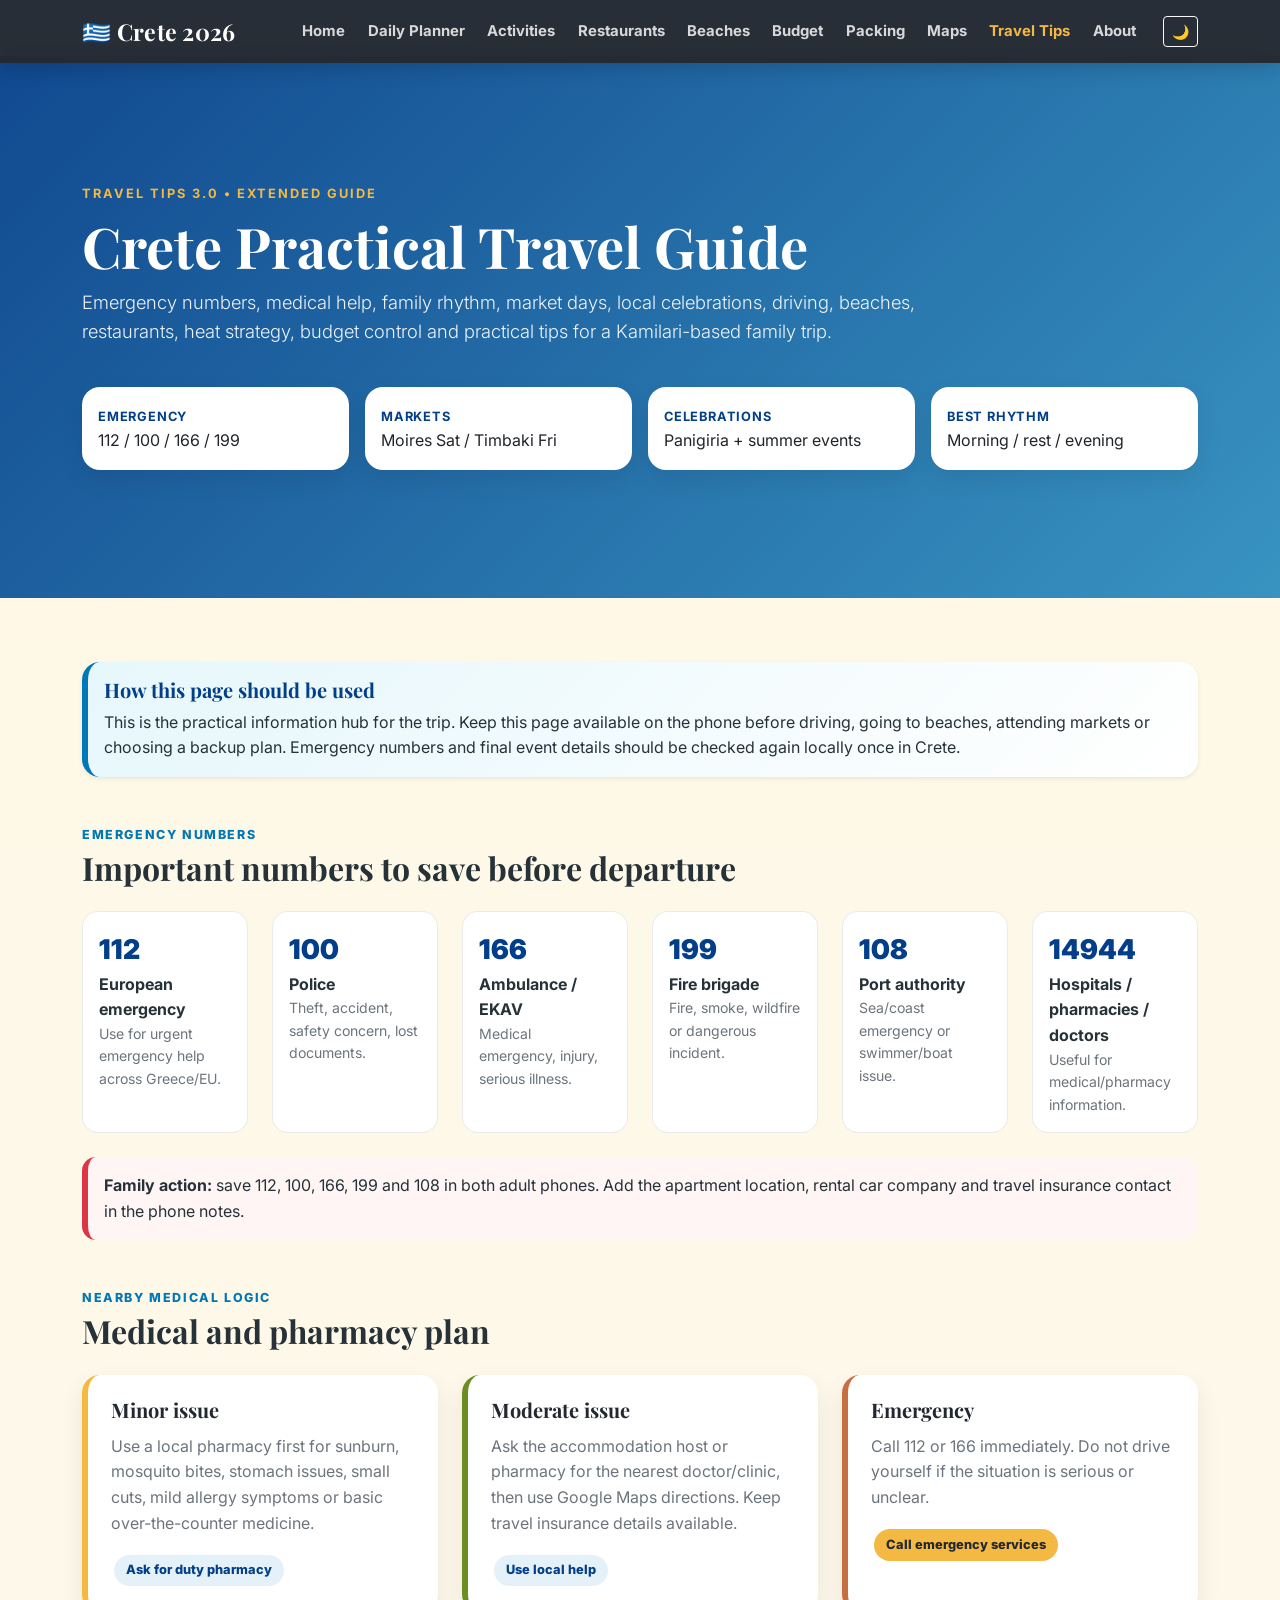
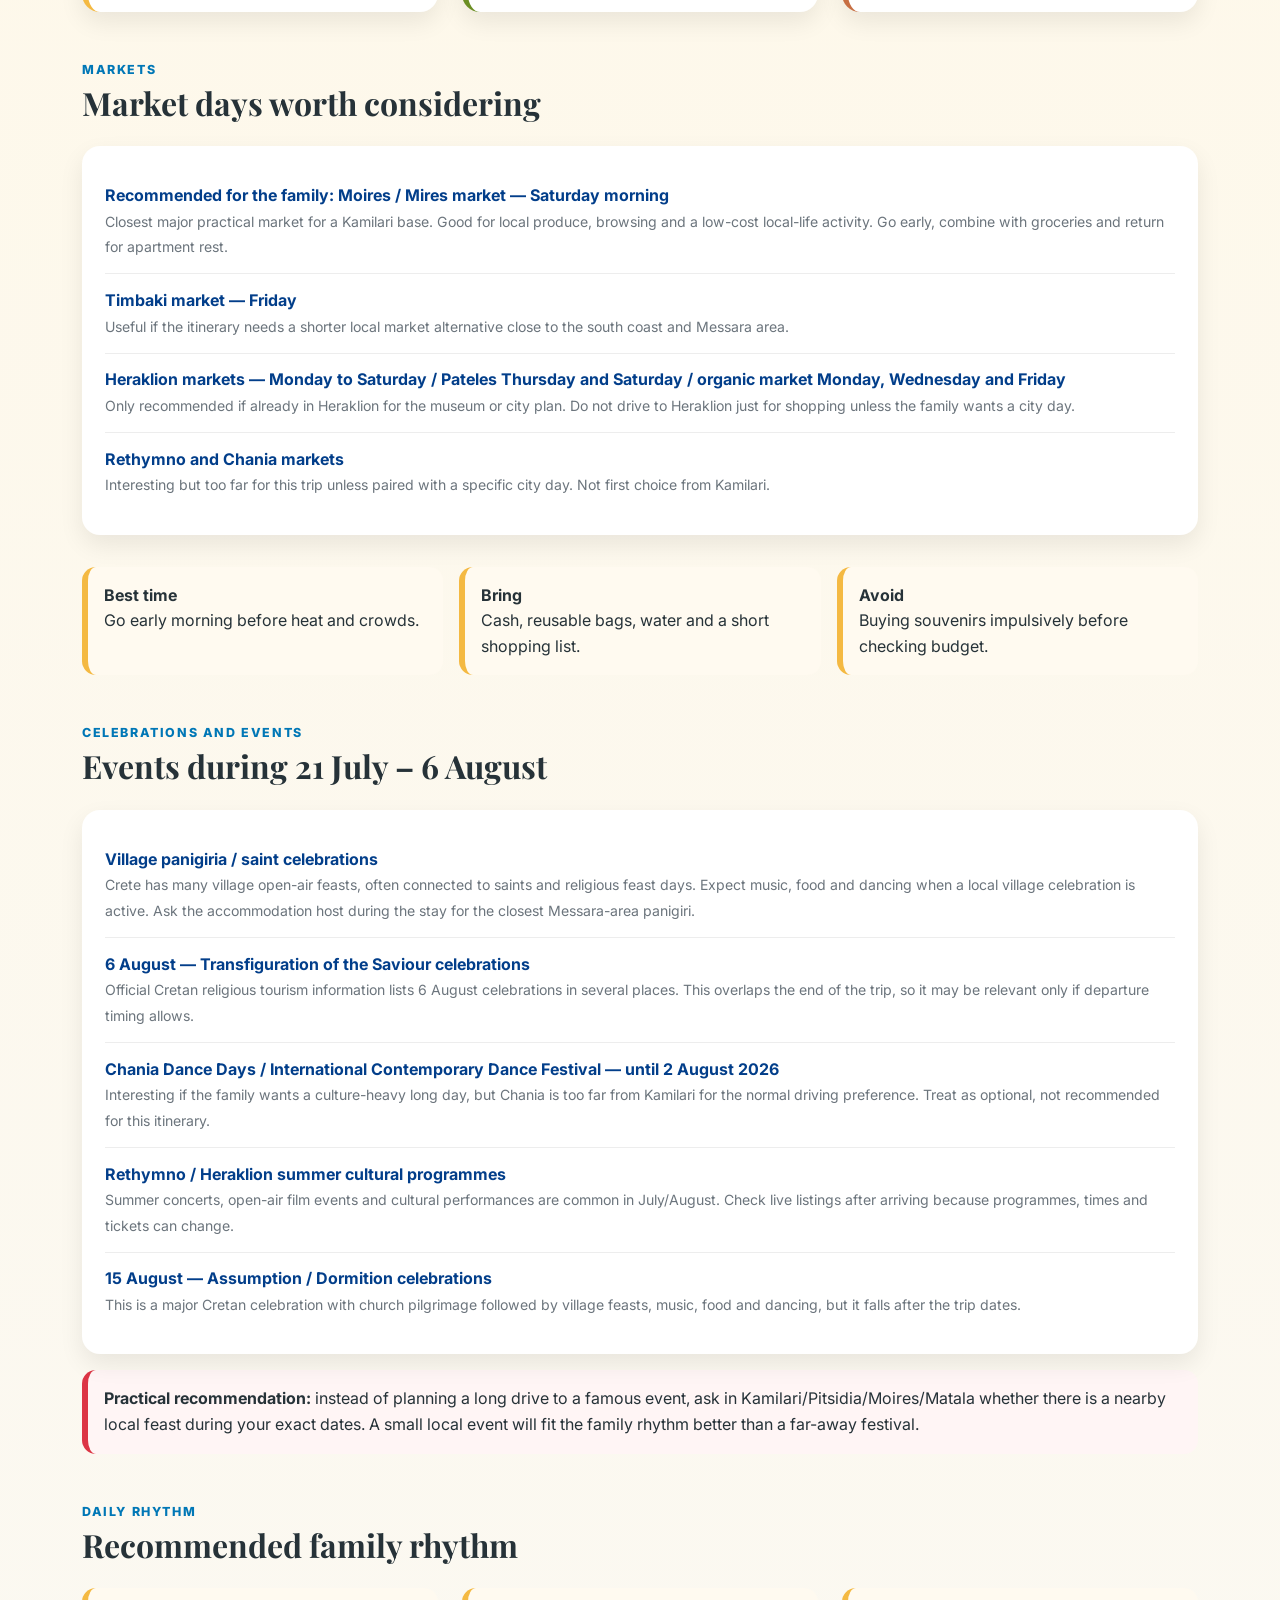
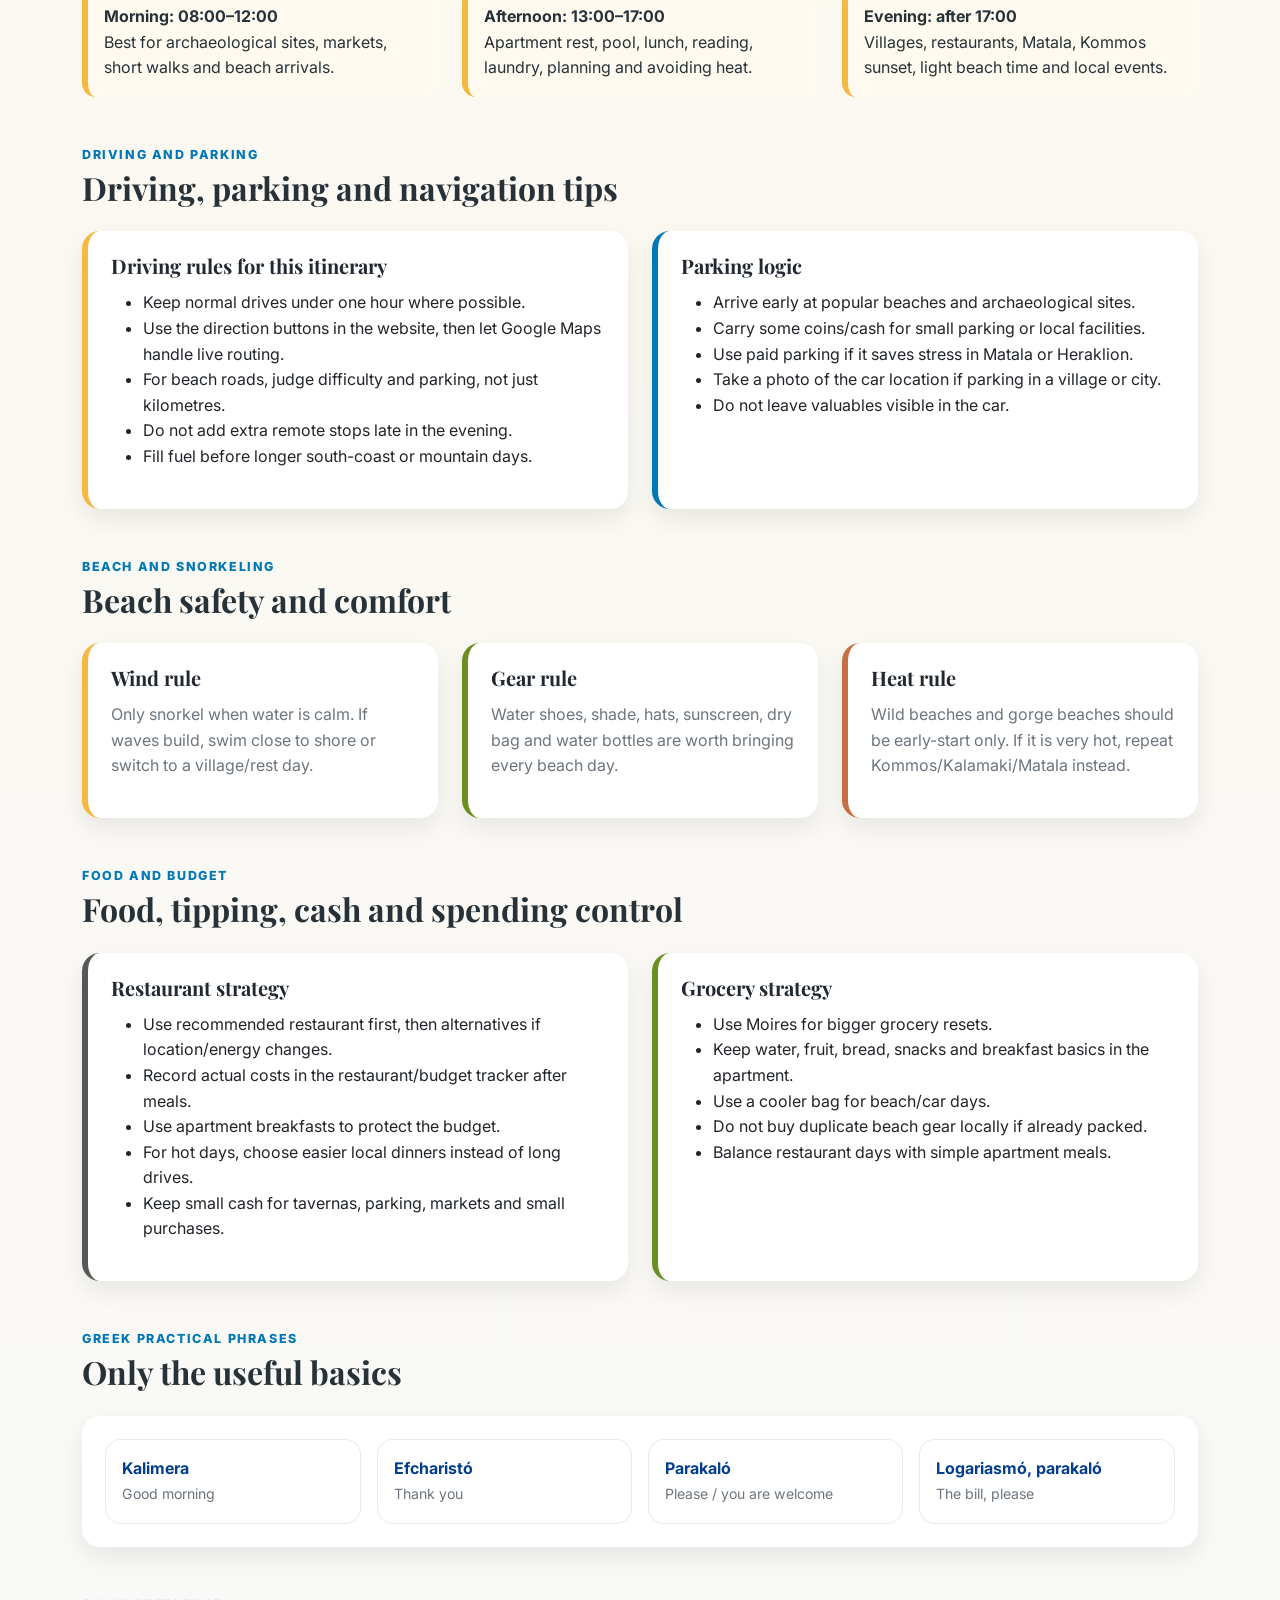
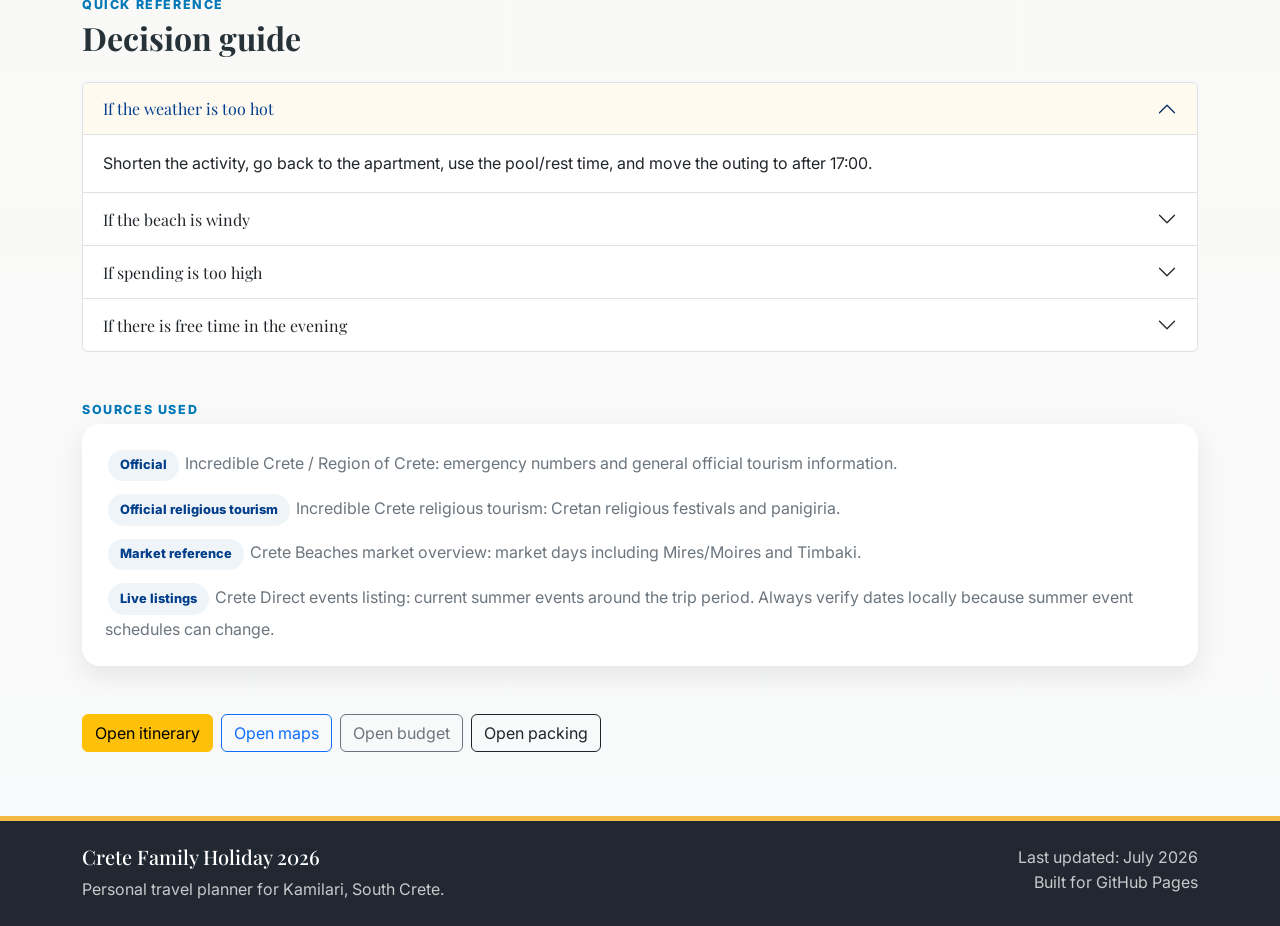
<file: traveltips.html>
<!DOCTYPE html>
<html lang="en">
<head>
  <meta charset="UTF-8">
  <meta name="viewport" content="width=device-width, initial-scale=1.0">
  <title>Travel Tips | Crete Family Holiday 2026</title>
  <link href="https://cdn.jsdelivr.net/npm/bootstrap@5.3.3/dist/css/bootstrap.min.css" rel="stylesheet">
  <link href="https://fonts.googleapis.com/css2?family=Playfair+Display:wght@600;700&family=Inter:wght@400;500;600;700&display=swap" rel="stylesheet">
  <link href="css/style.css" rel="stylesheet">
  <style>
    .tips-hero { background: linear-gradient(135deg, rgba(2,62,138,.94), rgba(0,119,182,.78)); }
    .section-label { letter-spacing: 1.6px; font-size: .78rem; text-transform: uppercase; color: #0077b6; font-weight: 800; }
    .tip-card { border-left: 6px solid #f4b942; }
    .green-card { border-left-color: #6b8e23; }
    .blue-card { border-left-color: #0077b6; }
    .grey-card { border-left-color: #545857; }
    .red-card { border-left-color: #c76f43; }
    .emergency-number { font-size: 1.7rem; font-weight: 900; color: #023e8a; }
    .tip-pill { display:inline-block; padding:.35rem .75rem; border-radius:999px; background:rgba(0,119,182,.1); color:#023e8a; font-size:.8rem; font-weight:800; margin:.15rem; }
    .recommended-pill { background:#f4b942; color:#222831; }
    .source-pill { background:#eef4f7; color:#023e8a; }
    .quick-box { background: #fffaf0; border-left: 6px solid #f4b942; border-radius: 14px; padding: 1rem; height: 100%; }
    .market-row, .event-row { border-bottom:1px solid rgba(0,0,0,.07); padding:.85rem 0; }
    .market-row:last-child, .event-row:last-child { border-bottom:0; }
    .accordion-button:not(.collapsed) { background: #fffaf0; color: #023e8a; }
    .small-note { font-size:.88rem; color:#6c757d; }
    .call-box { background:#fff; border:1px solid rgba(0,0,0,.08); border-radius:16px; padding:1rem; height:100%; }
    .must-box { border-left:6px solid #dc3545; background:#fff5f5; border-radius:14px; padding:1rem; }
  </style>
</head>
<body>
  <nav class="navbar navbar-expand-lg navbar-dark bg-dark fixed-top">
    <div class="container">
      <a class="navbar-brand fw-bold" href="index.html">🇬🇷 Crete 2026</a>
      <button class="navbar-toggler" type="button" data-bs-toggle="collapse" data-bs-target="#mainNavbar" aria-controls="mainNavbar" aria-expanded="false" aria-label="Toggle navigation"><span class="navbar-toggler-icon"></span></button>
      <div class="collapse navbar-collapse" id="mainNavbar">
        <ul class="navbar-nav ms-auto align-items-lg-center">
          <li class="nav-item"><a class="nav-link" href="index.html">Home</a></li>
          <li class="nav-item"><a class="nav-link" href="itinerary.html">Daily Planner</a></li>
          <li class="nav-item"><a class="nav-link" href="activities.html">Activities</a></li>
          <li class="nav-item"><a class="nav-link" href="restaurants.html">Restaurants</a></li>
          <li class="nav-item"><a class="nav-link" href="beaches.html">Beaches</a></li>
          <li class="nav-item"><a class="nav-link" href="budget.html">Budget</a></li>
          <li class="nav-item"><a class="nav-link" href="packing.html">Packing</a></li>
          <li class="nav-item"><a class="nav-link" href="maps.html">Maps</a></li>
          <li class="nav-item"><a class="nav-link active" href="traveltips.html">Travel Tips</a></li>
          <li class="nav-item"><a class="nav-link" href="about.html">About</a></li>
          <li class="nav-item"><button id="darkModeToggle" class="btn btn-sm btn-outline-light ms-lg-3" type="button">🌙</button></li>
        </ul>
      </div>
    </div>
  </nav>

  <header class="tips-hero text-white py-5" style="margin-top:56px;">
    <div class="container py-5">
      <p class="text-uppercase fw-bold mb-2">Travel Tips 3.0 • Extended Guide</p>
      <h1 class="display-4 fw-bold">Crete Practical Travel Guide</h1>
      <p class="lead">Emergency numbers, medical help, family rhythm, market days, local celebrations, driving, beaches, restaurants, heat strategy, budget control and practical tips for a Kamilari-based family trip.</p>
      <div class="row g-3 mt-4">
        <div class="col-md-3"><div class="bg-white text-dark rounded p-3 h-100"><strong>Emergency</strong><br>112 / 100 / 166 / 199</div></div>
        <div class="col-md-3"><div class="bg-white text-dark rounded p-3 h-100"><strong>Markets</strong><br>Moires Sat / Timbaki Fri</div></div>
        <div class="col-md-3"><div class="bg-white text-dark rounded p-3 h-100"><strong>Celebrations</strong><br>Panigiria + summer events</div></div>
        <div class="col-md-3"><div class="bg-white text-dark rounded p-3 h-100"><strong>Best rhythm</strong><br>Morning / rest / evening</div></div>
      </div>
    </div>
  </header>

  <main>
    <section class="py-5 bg-light">
      <div class="container">
        <div class="alert alert-info shadow-sm border-0 mb-5">
          <h2 class="h5 fw-bold mb-2">How this page should be used</h2>
          <p class="mb-0">This is the practical information hub for the trip. Keep this page available on the phone before driving, going to beaches, attending markets or choosing a backup plan. Emergency numbers and final event details should be checked again locally once in Crete.</p>
        </div>

        <section class="mb-5">
          <p class="section-label mb-1">Emergency numbers</p>
          <h2 class="fw-bold mb-4">Important numbers to save before departure</h2>
          <div class="row g-4">
            <div class="col-md-4 col-lg-2"><div class="call-box"><div class="emergency-number">112</div><strong>European emergency</strong><p class="small-note mb-0">Use for urgent emergency help across Greece/EU.</p></div></div>
            <div class="col-md-4 col-lg-2"><div class="call-box"><div class="emergency-number">100</div><strong>Police</strong><p class="small-note mb-0">Theft, accident, safety concern, lost documents.</p></div></div>
            <div class="col-md-4 col-lg-2"><div class="call-box"><div class="emergency-number">166</div><strong>Ambulance / EKAV</strong><p class="small-note mb-0">Medical emergency, injury, serious illness.</p></div></div>
            <div class="col-md-4 col-lg-2"><div class="call-box"><div class="emergency-number">199</div><strong>Fire brigade</strong><p class="small-note mb-0">Fire, smoke, wildfire or dangerous incident.</p></div></div>
            <div class="col-md-4 col-lg-2"><div class="call-box"><div class="emergency-number">108</div><strong>Port authority</strong><p class="small-note mb-0">Sea/coast emergency or swimmer/boat issue.</p></div></div>
            <div class="col-md-4 col-lg-2"><div class="call-box"><div class="emergency-number">14944</div><strong>Hospitals / pharmacies / doctors</strong><p class="small-note mb-0">Useful for medical/pharmacy information.</p></div></div>
          </div>
          <div class="must-box mt-4"><strong>Family action:</strong> save 112, 100, 166, 199 and 108 in both adult phones. Add the apartment location, rental car company and travel insurance contact in the phone notes.</div>
        </section>

        <section class="mb-5">
          <p class="section-label mb-1">Nearby medical logic</p>
          <h2 class="fw-bold mb-4">Medical and pharmacy plan</h2>
          <div class="row g-4">
            <div class="col-lg-4"><div class="card shadow-sm tip-card h-100"><div class="card-body"><h3 class="fw-bold">Minor issue</h3><p>Use a local pharmacy first for sunburn, mosquito bites, stomach issues, small cuts, mild allergy symptoms or basic over-the-counter medicine.</p><span class="tip-pill">Ask for duty pharmacy</span></div></div></div>
            <div class="col-lg-4"><div class="card shadow-sm tip-card green-card h-100"><div class="card-body"><h3 class="fw-bold">Moderate issue</h3><p>Ask the accommodation host or pharmacy for the nearest doctor/clinic, then use Google Maps directions. Keep travel insurance details available.</p><span class="tip-pill">Use local help</span></div></div></div>
            <div class="col-lg-4"><div class="card shadow-sm tip-card red-card h-100"><div class="card-body"><h3 class="fw-bold">Emergency</h3><p>Call 112 or 166 immediately. Do not drive yourself if the situation is serious or unclear.</p><span class="tip-pill recommended-pill">Call emergency services</span></div></div></div>
          </div>
        </section>

        <section class="mb-5">
          <p class="section-label mb-1">Markets</p>
          <h2 class="fw-bold mb-4">Market days worth considering</h2>
          <div class="card shadow-sm">
            <div class="card-body">
              <div class="market-row"><strong>Recommended for the family: Moires / Mires market — Saturday morning</strong><br><span class="small-note">Closest major practical market for a Kamilari base. Good for local produce, browsing and a low-cost local-life activity. Go early, combine with groceries and return for apartment rest.</span></div>
              <div class="market-row"><strong>Timbaki market — Friday</strong><br><span class="small-note">Useful if the itinerary needs a shorter local market alternative close to the south coast and Messara area.</span></div>
              <div class="market-row"><strong>Heraklion markets — Monday to Saturday / Pateles Thursday and Saturday / organic market Monday, Wednesday and Friday</strong><br><span class="small-note">Only recommended if already in Heraklion for the museum or city plan. Do not drive to Heraklion just for shopping unless the family wants a city day.</span></div>
              <div class="market-row"><strong>Rethymno and Chania markets</strong><br><span class="small-note">Interesting but too far for this trip unless paired with a specific city day. Not first choice from Kamilari.</span></div>
            </div>
          </div>
          <div class="row g-3 mt-3">
            <div class="col-md-4"><div class="quick-box"><strong>Best time</strong><br>Go early morning before heat and crowds.</div></div>
            <div class="col-md-4"><div class="quick-box"><strong>Bring</strong><br>Cash, reusable bags, water and a short shopping list.</div></div>
            <div class="col-md-4"><div class="quick-box"><strong>Avoid</strong><br>Buying souvenirs impulsively before checking budget.</div></div>
          </div>
        </section>

        <section class="mb-5">
          <p class="section-label mb-1">Celebrations and events</p>
          <h2 class="fw-bold mb-4">Events during 21 July – 6 August</h2>
          <div class="card shadow-sm">
            <div class="card-body">
              <div class="event-row"><strong>Village panigiria / saint celebrations</strong><br><span class="small-note">Crete has many village open-air feasts, often connected to saints and religious feast days. Expect music, food and dancing when a local village celebration is active. Ask the accommodation host during the stay for the closest Messara-area panigiri.</span></div>
              <div class="event-row"><strong>6 August — Transfiguration of the Saviour celebrations</strong><br><span class="small-note">Official Cretan religious tourism information lists 6 August celebrations in several places. This overlaps the end of the trip, so it may be relevant only if departure timing allows.</span></div>
              <div class="event-row"><strong>Chania Dance Days / International Contemporary Dance Festival — until 2 August 2026</strong><br><span class="small-note">Interesting if the family wants a culture-heavy long day, but Chania is too far from Kamilari for the normal driving preference. Treat as optional, not recommended for this itinerary.</span></div>
              <div class="event-row"><strong>Rethymno / Heraklion summer cultural programmes</strong><br><span class="small-note">Summer concerts, open-air film events and cultural performances are common in July/August. Check live listings after arriving because programmes, times and tickets can change.</span></div>
              <div class="event-row"><strong>15 August — Assumption / Dormition celebrations</strong><br><span class="small-note">This is a major Cretan celebration with church pilgrimage followed by village feasts, music, food and dancing, but it falls after the trip dates.</span></div>
            </div>
          </div>
          <div class="must-box mt-3"><strong>Practical recommendation:</strong> instead of planning a long drive to a famous event, ask in Kamilari/Pitsidia/Moires/Matala whether there is a nearby local feast during your exact dates. A small local event will fit the family rhythm better than a far-away festival.</div>
        </section>

        <section class="mb-5">
          <p class="section-label mb-1">Daily rhythm</p>
          <h2 class="fw-bold mb-4">Recommended family rhythm</h2>
          <div class="row g-4">
            <div class="col-md-4"><div class="quick-box"><strong>Morning: 08:00–12:00</strong><br>Best for archaeological sites, markets, short walks and beach arrivals.</div></div>
            <div class="col-md-4"><div class="quick-box"><strong>Afternoon: 13:00–17:00</strong><br>Apartment rest, pool, lunch, reading, laundry, planning and avoiding heat.</div></div>
            <div class="col-md-4"><div class="quick-box"><strong>Evening: after 17:00</strong><br>Villages, restaurants, Matala, Kommos sunset, light beach time and local events.</div></div>
          </div>
        </section>

        <section class="mb-5">
          <p class="section-label mb-1">Driving and parking</p>
          <h2 class="fw-bold mb-4">Driving, parking and navigation tips</h2>
          <div class="row g-4">
            <div class="col-lg-6"><div class="card shadow-sm tip-card h-100"><div class="card-body"><h3 class="fw-bold">Driving rules for this itinerary</h3><ul><li>Keep normal drives under one hour where possible.</li><li>Use the direction buttons in the website, then let Google Maps handle live routing.</li><li>For beach roads, judge difficulty and parking, not just kilometres.</li><li>Do not add extra remote stops late in the evening.</li><li>Fill fuel before longer south-coast or mountain days.</li></ul></div></div></div>
            <div class="col-lg-6"><div class="card shadow-sm tip-card blue-card h-100"><div class="card-body"><h3 class="fw-bold">Parking logic</h3><ul><li>Arrive early at popular beaches and archaeological sites.</li><li>Carry some coins/cash for small parking or local facilities.</li><li>Use paid parking if it saves stress in Matala or Heraklion.</li><li>Take a photo of the car location if parking in a village or city.</li><li>Do not leave valuables visible in the car.</li></ul></div></div></div>
          </div>
        </section>

        <section class="mb-5">
          <p class="section-label mb-1">Beach and snorkeling</p>
          <h2 class="fw-bold mb-4">Beach safety and comfort</h2>
          <div class="row g-4">
            <div class="col-lg-4"><div class="card shadow-sm tip-card h-100"><div class="card-body"><h3 class="fw-bold">Wind rule</h3><p>Only snorkel when water is calm. If waves build, swim close to shore or switch to a village/rest day.</p></div></div></div>
            <div class="col-lg-4"><div class="card shadow-sm tip-card green-card h-100"><div class="card-body"><h3 class="fw-bold">Gear rule</h3><p>Water shoes, shade, hats, sunscreen, dry bag and water bottles are worth bringing every beach day.</p></div></div></div>
            <div class="col-lg-4"><div class="card shadow-sm tip-card red-card h-100"><div class="card-body"><h3 class="fw-bold">Heat rule</h3><p>Wild beaches and gorge beaches should be early-start only. If it is very hot, repeat Kommos/Kalamaki/Matala instead.</p></div></div></div>
          </div>
        </section>

        <section class="mb-5">
          <p class="section-label mb-1">Food and budget</p>
          <h2 class="fw-bold mb-4">Food, tipping, cash and spending control</h2>
          <div class="row g-4">
            <div class="col-lg-6"><div class="card shadow-sm tip-card grey-card h-100"><div class="card-body"><h3 class="fw-bold">Restaurant strategy</h3><ul><li>Use recommended restaurant first, then alternatives if location/energy changes.</li><li>Record actual costs in the restaurant/budget tracker after meals.</li><li>Use apartment breakfasts to protect the budget.</li><li>For hot days, choose easier local dinners instead of long drives.</li><li>Keep small cash for tavernas, parking, markets and small purchases.</li></ul></div></div></div>
            <div class="col-lg-6"><div class="card shadow-sm tip-card green-card h-100"><div class="card-body"><h3 class="fw-bold">Grocery strategy</h3><ul><li>Use Moires for bigger grocery resets.</li><li>Keep water, fruit, bread, snacks and breakfast basics in the apartment.</li><li>Use a cooler bag for beach/car days.</li><li>Do not buy duplicate beach gear locally if already packed.</li><li>Balance restaurant days with simple apartment meals.</li></ul></div></div></div>
          </div>
        </section>

        <section class="mb-5">
          <p class="section-label mb-1">Greek practical phrases</p>
          <h2 class="fw-bold mb-4">Only the useful basics</h2>
          <div class="card shadow-sm"><div class="card-body">
            <div class="row g-3">
              <div class="col-md-3"><div class="call-box"><strong>Kalimera</strong><br><span class="small-note">Good morning</span></div></div>
              <div class="col-md-3"><div class="call-box"><strong>Efcharistó</strong><br><span class="small-note">Thank you</span></div></div>
              <div class="col-md-3"><div class="call-box"><strong>Parakaló</strong><br><span class="small-note">Please / you are welcome</span></div></div>
              <div class="col-md-3"><div class="call-box"><strong>Logariasmó, parakaló</strong><br><span class="small-note">The bill, please</span></div></div>
            </div>
          </div></div>
        </section>

        <section class="mb-5">
          <p class="section-label mb-1">Quick reference</p>
          <h2 class="fw-bold mb-4">Decision guide</h2>
          <div class="accordion" id="tipsAccordion">
            <div class="accordion-item"><h2 class="accordion-header"><button class="accordion-button" type="button" data-bs-toggle="collapse" data-bs-target="#tip1">If the weather is too hot</button></h2><div id="tip1" class="accordion-collapse collapse show" data-bs-parent="#tipsAccordion"><div class="accordion-body">Shorten the activity, go back to the apartment, use the pool/rest time, and move the outing to after 17:00.</div></div></div>
            <div class="accordion-item"><h2 class="accordion-header"><button class="accordion-button collapsed" type="button" data-bs-toggle="collapse" data-bs-target="#tip2">If the beach is windy</button></h2><div id="tip2" class="accordion-collapse collapse" data-bs-parent="#tipsAccordion"><div class="accordion-body">Do not force snorkeling. Switch to a village, taverna, nearby easier beach or rest day.</div></div></div>
            <div class="accordion-item"><h2 class="accordion-header"><button class="accordion-button collapsed" type="button" data-bs-toggle="collapse" data-bs-target="#tip3">If spending is too high</button></h2><div id="tip3" class="accordion-collapse collapse" data-bs-parent="#tipsAccordion"><div class="accordion-body">Use apartment breakfast/lunch, repeat free beaches, reduce paid attractions and record actual meal costs immediately.</div></div></div>
            <div class="accordion-item"><h2 class="accordion-header"><button class="accordion-button collapsed" type="button" data-bs-toggle="collapse" data-bs-target="#tip4">If there is free time in the evening</button></h2><div id="tip4" class="accordion-collapse collapse" data-bs-parent="#tipsAccordion"><div class="accordion-body">Choose Matala, Kommos sunset, Kamilari/Pitsidia dinner or ask locally if there is a nearby village celebration.</div></div></div>
          </div>
        </section>

        <section class="mb-5">
          <p class="section-label mb-1">Sources used</p>
          <div class="card shadow-sm"><div class="card-body">
            <p class="mb-2"><span class="tip-pill source-pill">Official</span> Incredible Crete / Region of Crete: emergency numbers and general official tourism information.</p>
            <p class="mb-2"><span class="tip-pill source-pill">Official religious tourism</span> Incredible Crete religious tourism: Cretan religious festivals and panigiria.</p>
            <p class="mb-2"><span class="tip-pill source-pill">Market reference</span> Crete Beaches market overview: market days including Mires/Moires and Timbaki.</p>
            <p class="mb-0"><span class="tip-pill source-pill">Live listings</span> Crete Direct events listing: current summer events around the trip period. Always verify dates locally because summer event schedules can change.</p>
          </div></div>
        </section>

        <div class="d-flex flex-wrap gap-2">
          <a class="btn btn-warning" href="itinerary.html">Open itinerary</a>
          <a class="btn btn-outline-primary" href="maps.html">Open maps</a>
          <a class="btn btn-outline-secondary" href="budget.html">Open budget</a>
          <a class="btn btn-outline-dark" href="packing.html">Open packing</a>
        </div>
      </div>
    </section>
  </main>

  <footer class="bg-dark text-white py-4">
    <div class="container"><div class="row"><div class="col-md-6"><h5>Crete Family Holiday 2026</h5><p class="mb-0">Personal travel planner for Kamilari, South Crete.</p></div><div class="col-md-6 text-md-end"><p class="mb-0">Last updated: July 2026</p><p class="mb-0">Built for GitHub Pages</p></div></div></div>
  </footer>

  <script src="https://cdn.jsdelivr.net/npm/bootstrap@5.3.3/dist/js/bootstrap.bundle.min.js"></script>
  <script src="js/data.js"></script>
  <script src="js/script.js"></script>
</body>
</html>
</file>
<file: css/style.css>
/* =========================================================
   Crete Family Holiday 2026
   File: css/style.css
   Milestone: Premium styling for itinerary with cost cards
   ========================================================= */

:root {
    --aegean-blue: #0077b6;
    --deep-blue: #023e8a;
    --sea-blue: #00a8cc;
    --sand: #f6e7c1;
    --soft-sand: #fff8e7;
    --olive: #6b8e23;
    --terracotta: #c76f43;
    --gold: #f4b942;
    --white: #ffffff;
    --off-white: #f8f9fa;
    --dark-grey: #545857;
    --charcoal: #222831;
    --text-main: #263238;
    --text-muted: #6c757d;
    --border-soft: #e8dfcf;
    --shadow-soft: 0 10px 25px rgba(0, 0, 0, 0.08);
    --shadow-medium: 0 16px 40px rgba(0, 0, 0, 0.14);
    --radius-medium: 18px;
    --radius-large: 28px;
    --font-heading: "Playfair Display", Georgia, serif;
    --font-body: "Inter", Arial, sans-serif;
}

* {
    box-sizing: border-box;
}

html {
    scroll-behavior: smooth;
}

body {
    margin: 0;
    font-family: var(--font-body);
    color: var(--text-main);
    background: var(--soft-sand);
    line-height: 1.6;
}

h1,
h2,
h3,
h4,
h5,
h6 {
    font-family: var(--font-heading);
}

a {
    text-decoration: none;
}

/* Navigation */
.navbar {
    background: rgba(34, 40, 49, 0.97) !important;
    backdrop-filter: blur(12px);
    box-shadow: 0 4px 20px rgba(0, 0, 0, 0.18);
}

.navbar-brand {
    font-family: var(--font-heading);
    font-size: 1.45rem;
    letter-spacing: 0.3px;
}

.navbar-dark .navbar-nav .nav-link {
    color: rgba(255, 255, 255, 0.82);
    font-weight: 700;
    font-size: 0.93rem;
    padding-left: 0.7rem;
    padding-right: 0.7rem;
    transition: color 0.2s ease, transform 0.2s ease;
}

.navbar-dark .navbar-nav .nav-link:hover,
.navbar-dark .navbar-nav .nav-link.active {
    color: var(--gold);
}

.navbar-dark .navbar-nav .nav-link:hover {
    transform: translateY(-1px);
}

/* Hero */
header.bg-primary {
    background:
        radial-gradient(circle at top right, rgba(244, 185, 66, 0.24), transparent 32%),
        radial-gradient(circle at bottom left, rgba(255, 255, 255, 0.18), transparent 28%),
        linear-gradient(135deg, rgba(2, 62, 138, 0.96), rgba(0, 119, 182, 0.9), rgba(0, 168, 204, 0.86)) !important;
    overflow: hidden;
}

header .display-4 {
    color: var(--white);
    max-width: 900px;
}

header .lead {
    max-width: 900px;
    color: rgba(255, 255, 255, 0.92);
    font-size: 1.15rem;
}

header .text-uppercase {
    color: var(--gold);
    letter-spacing: 2px;
    font-size: 0.8rem;
}

header .bg-white {
    border: none;
    border-radius: var(--radius-medium) !important;
    box-shadow: var(--shadow-soft);
    transition: transform 0.25s ease, box-shadow 0.25s ease;
}

header .bg-white:hover {
    transform: translateY(-4px);
    box-shadow: var(--shadow-medium);
}

header .bg-white strong {
    color: var(--deep-blue);
    font-size: 0.8rem;
    text-transform: uppercase;
    letter-spacing: 0.8px;
}

/* Main page background */
.bg-light {
    background: linear-gradient(180deg, var(--soft-sand), var(--off-white)) !important;
}

.py-5 {
    padding-top: 4rem !important;
    padding-bottom: 4rem !important;
}

.text-primary {
    color: var(--aegean-blue) !important;
}

/* Alerts / info panels */
.alert-info {
    background: linear-gradient(135deg, #e6f7fb, #ffffff);
    color: var(--text-main);
    border-left: 6px solid var(--aegean-blue) !important;
    border-radius: var(--radius-medium);
}

.alert-info h2 {
    color: var(--deep-blue);
}

/* Cards */
.card {
    border: none;
    border-radius: var(--radius-medium);
    overflow: hidden;
    background: var(--white);
    transition: transform 0.25s ease, box-shadow 0.25s ease;
}

.card.shadow-sm {
    box-shadow: var(--shadow-soft) !important;
}

.card:hover {
    transform: translateY(-5px);
    box-shadow: var(--shadow-medium) !important;
}

.card-body {
    padding: 1.45rem;
}

.card-body h3 {
    font-size: 1.25rem;
    margin-bottom: 0.75rem;
    color: var(--charcoal);
}

.card-body p {
    color: var(--text-muted);
}

.card-body strong {
    color: var(--deep-blue);
}

/* Itinerary cards */
.itinerary-card {
    border: 1px solid rgba(232, 223, 207, 0.75);
}

.card-header {
    border: none;
    padding: 1rem 1.25rem;
    font-size: 1rem;
    letter-spacing: 0.1px;
}

.card-header strong {
    font-family: var(--font-body);
    font-weight: 900;
}

.card-footer {
    border-top: 1px solid var(--border-soft);
    background: #fffdf7;
    color: var(--text-muted);
    font-size: 0.9rem;
    padding: 1rem 1.25rem;
}

.card-footer strong {
    color: var(--charcoal);
}

/* Better Bootstrap colours */
.card-header.bg-warning {
    background: linear-gradient(135deg, var(--gold), #ffd166) !important;
    color: var(--charcoal) !important;
}

.card-header.bg-info {
    background: linear-gradient(135deg, #00b4d8, var(--aegean-blue)) !important;
}

.card-header.bg-primary {
    background: linear-gradient(135deg, var(--aegean-blue), var(--deep-blue)) !important;
}

.card-header.bg-success {
    background: linear-gradient(135deg, var(--olive), #8fb339) !important;
}

.card-header.bg-secondary {
    background: linear-gradient(135deg, var(--dark-grey), #6f7876) !important;
}

.card-header.bg-dark {
    background: linear-gradient(135deg, var(--charcoal), #111827) !important;
}

.card-header.bg-danger {
    background: linear-gradient(135deg, var(--terracotta), #e76f51) !important;
}

.card-header.bg-light {
    background: linear-gradient(135deg, var(--sand), #fff2c7) !important;
    color: var(--charcoal) !important;
}

/* Badges */
.badge {
    font-weight: 800;
    letter-spacing: 0.2px;
    padding: 0.55rem 0.72rem;
}

.text-bg-dark {
    background: var(--charcoal) !important;
}

.text-bg-secondary {
    background: #6f7876 !important;
}

/* Metric boxes inside itinerary cards */
.itinerary-card .border.rounded.bg-light {
    background: linear-gradient(180deg, #ffffff, #fffaf0) !important;
    border-color: var(--border-soft) !important;
    border-radius: 14px !important;
}

.itinerary-card small {
    display: inline-block;
    font-weight: 800;
    text-transform: uppercase;
    color: var(--text-muted) !important;
    font-size: 0.7rem;
    letter-spacing: 0.6px;
    margin-bottom: 0.2rem;
}

.itinerary-card .border strong {
    color: var(--deep-blue);
    font-size: 0.92rem;
}

/* Section heading */
.text-center .text-uppercase {
    letter-spacing: 1.8px;
    font-size: 0.78rem;
}

.text-center h2 {
    color: var(--charcoal);
    font-size: 2.35rem;
}

.text-center p {
    max-width: 780px;
    margin-left: auto;
    margin-right: auto;
}

/* Footer */
footer.bg-dark {
    background: var(--charcoal) !important;
    border-top: 5px solid var(--gold);
}

footer h5 {
    color: var(--white);
}

footer p {
    color: rgba(255, 255, 255, 0.75);
}

/* Responsive */
@media (max-width: 991px) {
    .navbar-nav {
        padding-top: 1rem;
        padding-bottom: 1rem;
    }

    .navbar-dark .navbar-nav .nav-link {
        padding-left: 0;
        padding-top: 0.5rem;
        padding-bottom: 0.5rem;
    }

    header .display-4 {
        font-size: 2.55rem;
    }
}

@media (max-width: 767px) {
    body {
        font-size: 0.96rem;
    }

    .py-5 {
        padding-top: 3rem !important;
        padding-bottom: 3rem !important;
    }

    header .container {
        padding-top: 1.5rem;
        padding-bottom: 1.5rem;
    }

    header .display-4 {
        font-size: 2.05rem;
    }

    header .lead {
        font-size: 1rem;
    }

    .text-center h2 {
        font-size: 1.85rem;
    }

    .card-body {
        padding: 1.2rem;
    }

    .card-header,
    .card-footer {
        padding: 0.95rem 1rem;
    }
}

@media (max-width: 575px) {
    .navbar-brand {
        font-size: 1.25rem;
    }

    header .display-4 {
        font-size: 1.85rem;
    }

    .itinerary-card .border strong {
        font-size: 0.86rem;
    }
}
</file>
